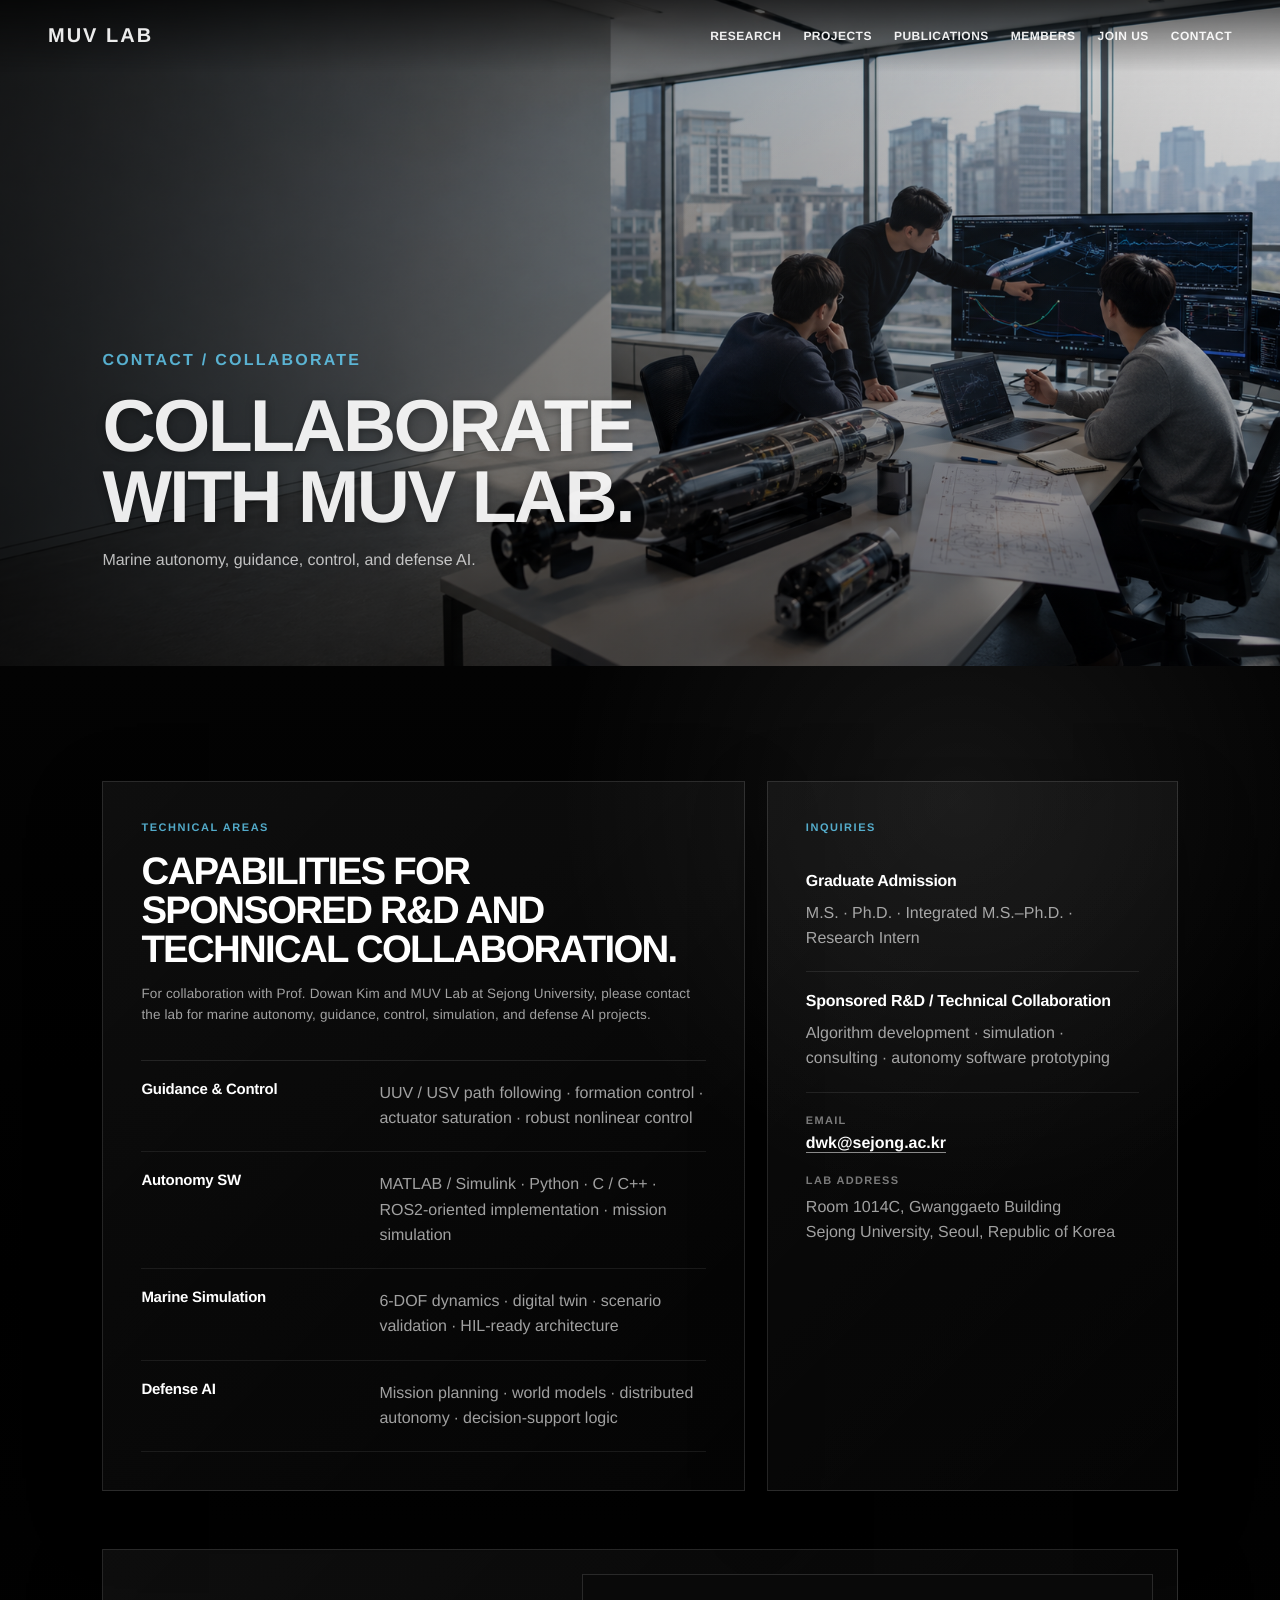
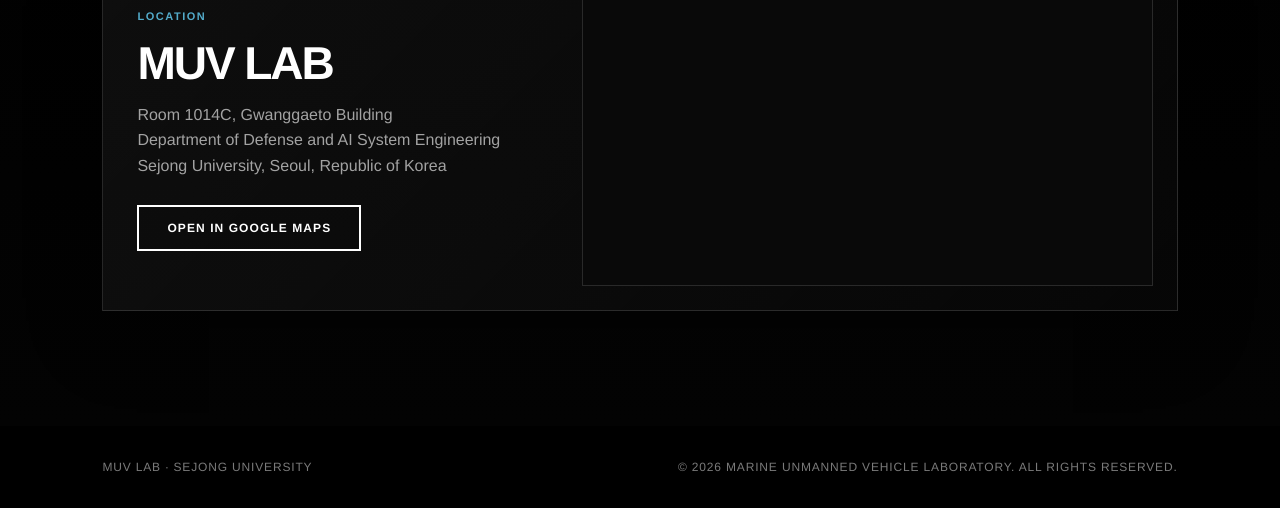
<file: contact.html>
<!DOCTYPE html>
<html lang="en">
<head>
  <meta charset="UTF-8" />
  <meta name="viewport" content="width=device-width, initial-scale=1.0" />
  <title>Contact Prof. Dowan Kim | MUV Lab | Sejong University</title>
  <meta name="description" content="Contact MUV Lab led by Prof. Dowan Kim at Sejong University for sponsored R&amp;D, technical collaboration, marine autonomy, UUV/USV guidance, control, and simulation." />
  <meta name="author" content="Dowan Kim" />
  <meta name="keywords" content="Dowan Kim, Prof. Dowan Kim, Do Wan Kim, D. W. Kim, 김도완, MUV Lab, Marine Unmanned Vehicle Laboratory, Sejong University, marine unmanned vehicles, UUV, USV, AUV, guidance, control, marine autonomy, defense AI, nonlinear control" />
  <link rel="canonical" href="https://muv-sejong.github.io/contact.html" />
  <meta property="og:type" content="website" />
  <meta property="og:site_name" content="MUV Lab" />
  <meta property="og:title" content="Contact Prof. Dowan Kim | MUV Lab | Sejong University" />
  <meta property="og:description" content="Contact MUV Lab led by Prof. Dowan Kim at Sejong University for sponsored R&amp;D, technical collaboration, marine autonomy, UUV/USV guidance, control, and simulation." />
  <meta property="og:url" content="https://muv-sejong.github.io/contact.html" />
  <meta property="og:image" content="https://muv-sejong.github.io/assets/poster.jpg" />
  <meta name="twitter:card" content="summary_large_image" />
  <meta name="twitter:title" content="Contact Prof. Dowan Kim | MUV Lab | Sejong University" />
  <meta name="twitter:description" content="Contact MUV Lab led by Prof. Dowan Kim at Sejong University for sponsored R&amp;D, technical collaboration, marine autonomy, UUV/USV guidance, control, and simulation." />
  <link rel="stylesheet" href="style.css?v=94" />
</head>
<body>

<header class="site-header">
  <a class="brand" href="index.html">MUV LAB</a>
  <button class="nav-toggle" aria-label="Open navigation" aria-expanded="false"><span></span><span></span><span></span></button>
  <nav class="site-nav">
    <a href="research.html">Research</a>
    <a href="projects.html">Projects</a>
    <a href="publications.html">Publications</a>
    <a href="members.html">Members</a>
    <a href="join.html">Join Us</a>
    <a href="contact.html">Contact</a>
  </nav>
</header>


<main>

  <section class="page-hero contact-hero minimal-contact-hero" style="--bg:url('assets/contact.png')">
    <div class="panel-overlay"></div>
    <div class="page-hero-content">
      <p class="eyebrow">Contact / Collaborate</p>
      <h1>COLLABORATE WITH MUV LAB.</h1>
      <p>
        Marine autonomy, guidance, control, and defense AI.
      </p>
    </div>
  </section>

  <section class="content-section contact-content minimal-contact-content">
    <div class="section-inner">

      <section class="contact-core-layout">
        <article class="contact-core-panel technical-panel">
          <p class="eyebrow small">Technical Areas</p>
          <h2>Capabilities for Sponsored R&amp;D and Technical Collaboration.</h2>
          <p class="contact-seo-line">
            For collaboration with Prof. Dowan Kim and MUV Lab at Sejong University, please contact the lab for marine autonomy, guidance, control, simulation, and defense AI projects.
          </p>

          <div class="technical-list">
            <div>
              <h3>Guidance &amp; Control</h3>
              <p>UUV / USV path following · formation control · actuator saturation · robust nonlinear control</p>
            </div>
            <div>
              <h3>Autonomy SW</h3>
              <p>MATLAB / Simulink · Python · C / C++ · ROS2-oriented implementation · mission simulation</p>
            </div>
            <div>
              <h3>Marine Simulation</h3>
              <p>6-DOF dynamics · digital twin · scenario validation · HIL-ready architecture</p>
            </div>
            <div>
              <h3>Defense AI</h3>
              <p>Mission planning · world models · distributed autonomy · decision-support logic</p>
            </div>
          </div>
        </article>

        <aside class="contact-core-panel inquiry-panel">
          <p class="eyebrow small">Inquiries</p>

          <div class="inquiry-block">
            <h3>Graduate Admission</h3>
            <p>M.S. · Ph.D. · Integrated M.S.–Ph.D. · Research Intern</p>
          </div>

          <div class="inquiry-block">
            <h3>Sponsored R&amp;D / Technical Collaboration</h3>
            <p>Algorithm development · simulation · consulting · autonomy software prototyping</p>
          </div>

          <div class="inquiry-email">
            <span>Email</span>
            <a href="mailto:dwk@sejong.ac.kr">dwk@sejong.ac.kr</a>
          </div>

          <div class="inquiry-address">
            <span>Lab Address</span>
            <p>
              Room 1014C, Gwanggaeto Building<br />
              Sejong University, Seoul, Republic of Korea
            </p>
          </div>
        </aside>
      </section>
      <section id="location" class="minimal-location-section">
        <div class="location-summary">
          <p class="eyebrow small">Location</p>
          <h2>MUV Lab</h2>
          <p>
            Room 1014C, Gwanggaeto Building<br />
            Department of Defense and AI System Engineering<br />
            Sejong University, Seoul, Republic of Korea
          </p>
          <a class="button" href="https://www.google.com/maps/search/?api=1&query=Sejong%20University%20Gwanggaeto%20Building%201014C" target="_blank" rel="noopener">Open in Google Maps</a>
        </div>

        <div class="minimal-map-panel">
          <iframe
            title="MUV Lab location map"
            loading="lazy"
            referrerpolicy="no-referrer-when-downgrade"
            src="https://www.google.com/maps?q=Sejong%20University%20Gwanggaeto%20Building%201014C%20Seoul%20Republic%20of%20Korea&output=embed">
          </iframe>
        </div>
      </section>

    </div>
  </section>
</main>


<footer class="site-footer">
  <span>MUV LAB · SEJONG UNIVERSITY</span>
  <span>© 2026 MARINE UNMANNED VEHICLE LABORATORY. All rights reserved.</span>
</footer>
<script src="script.js"></script>

</body>
</html>
</file>
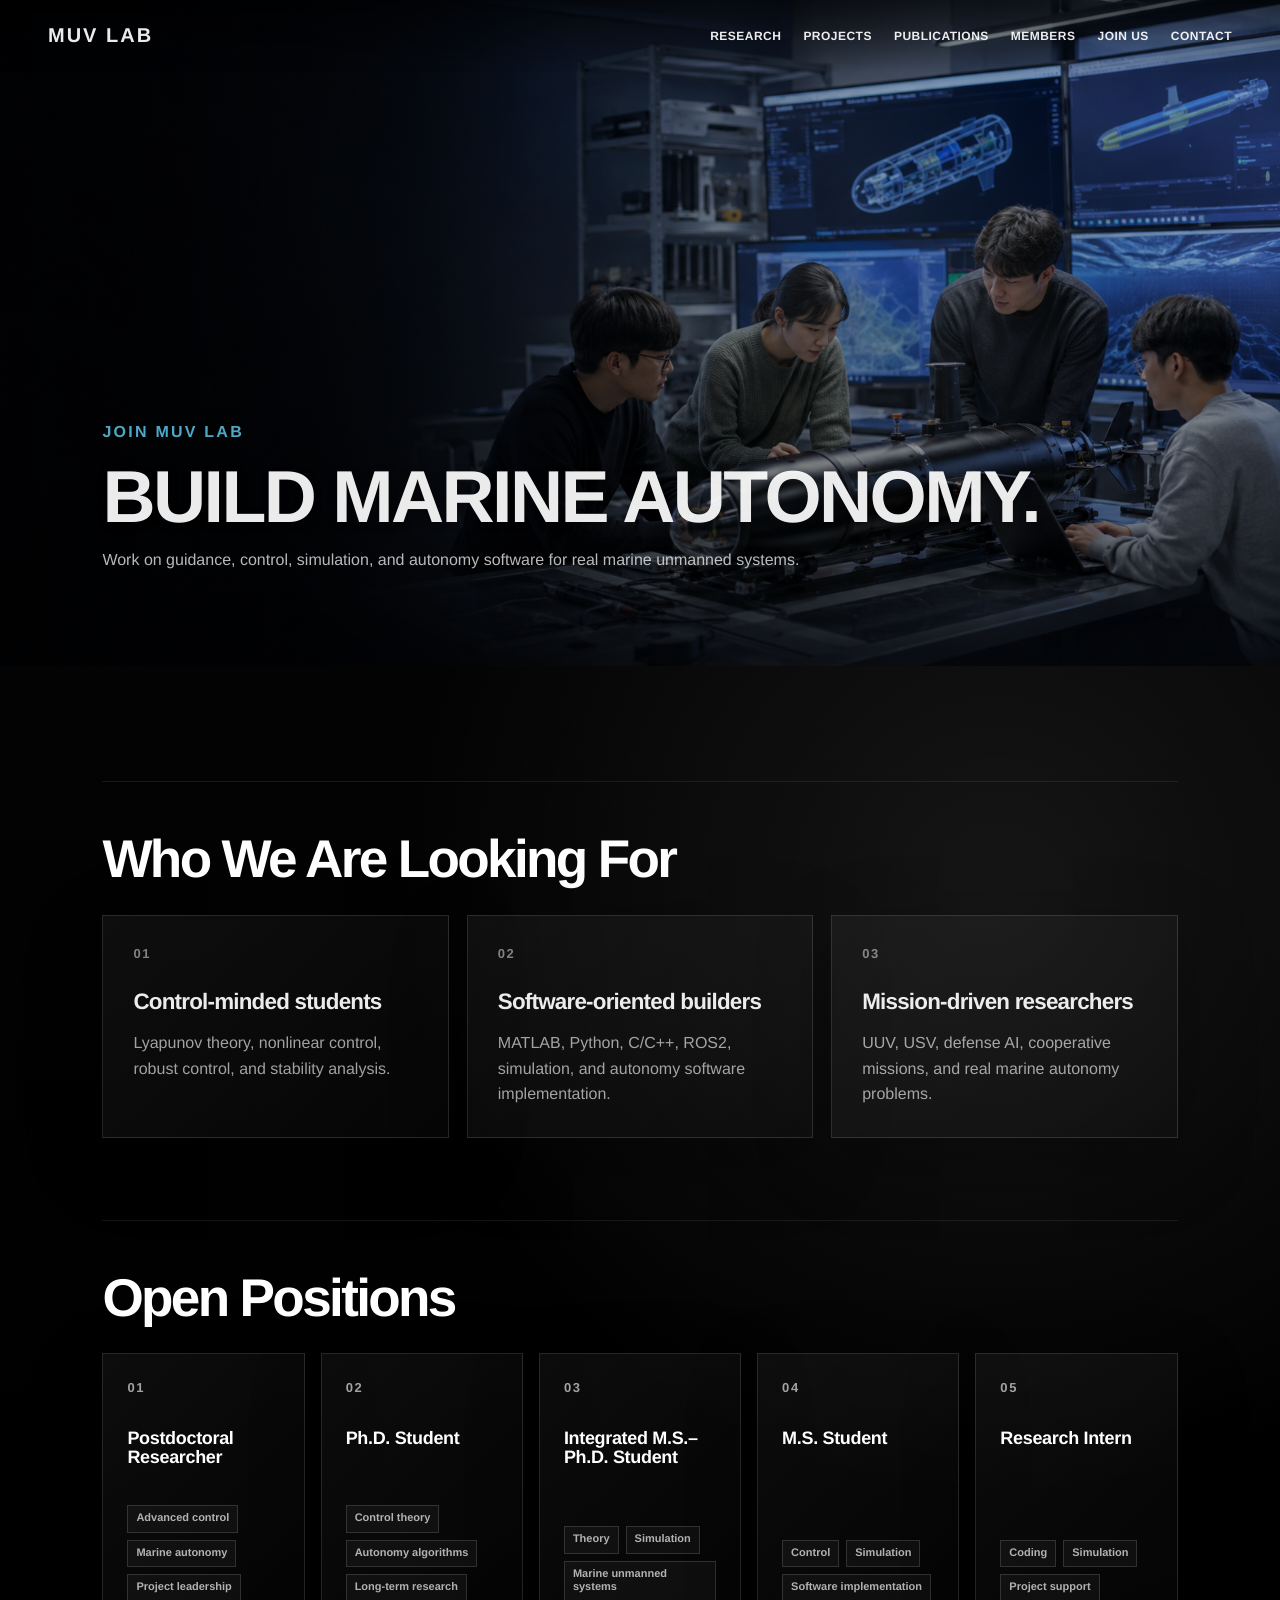
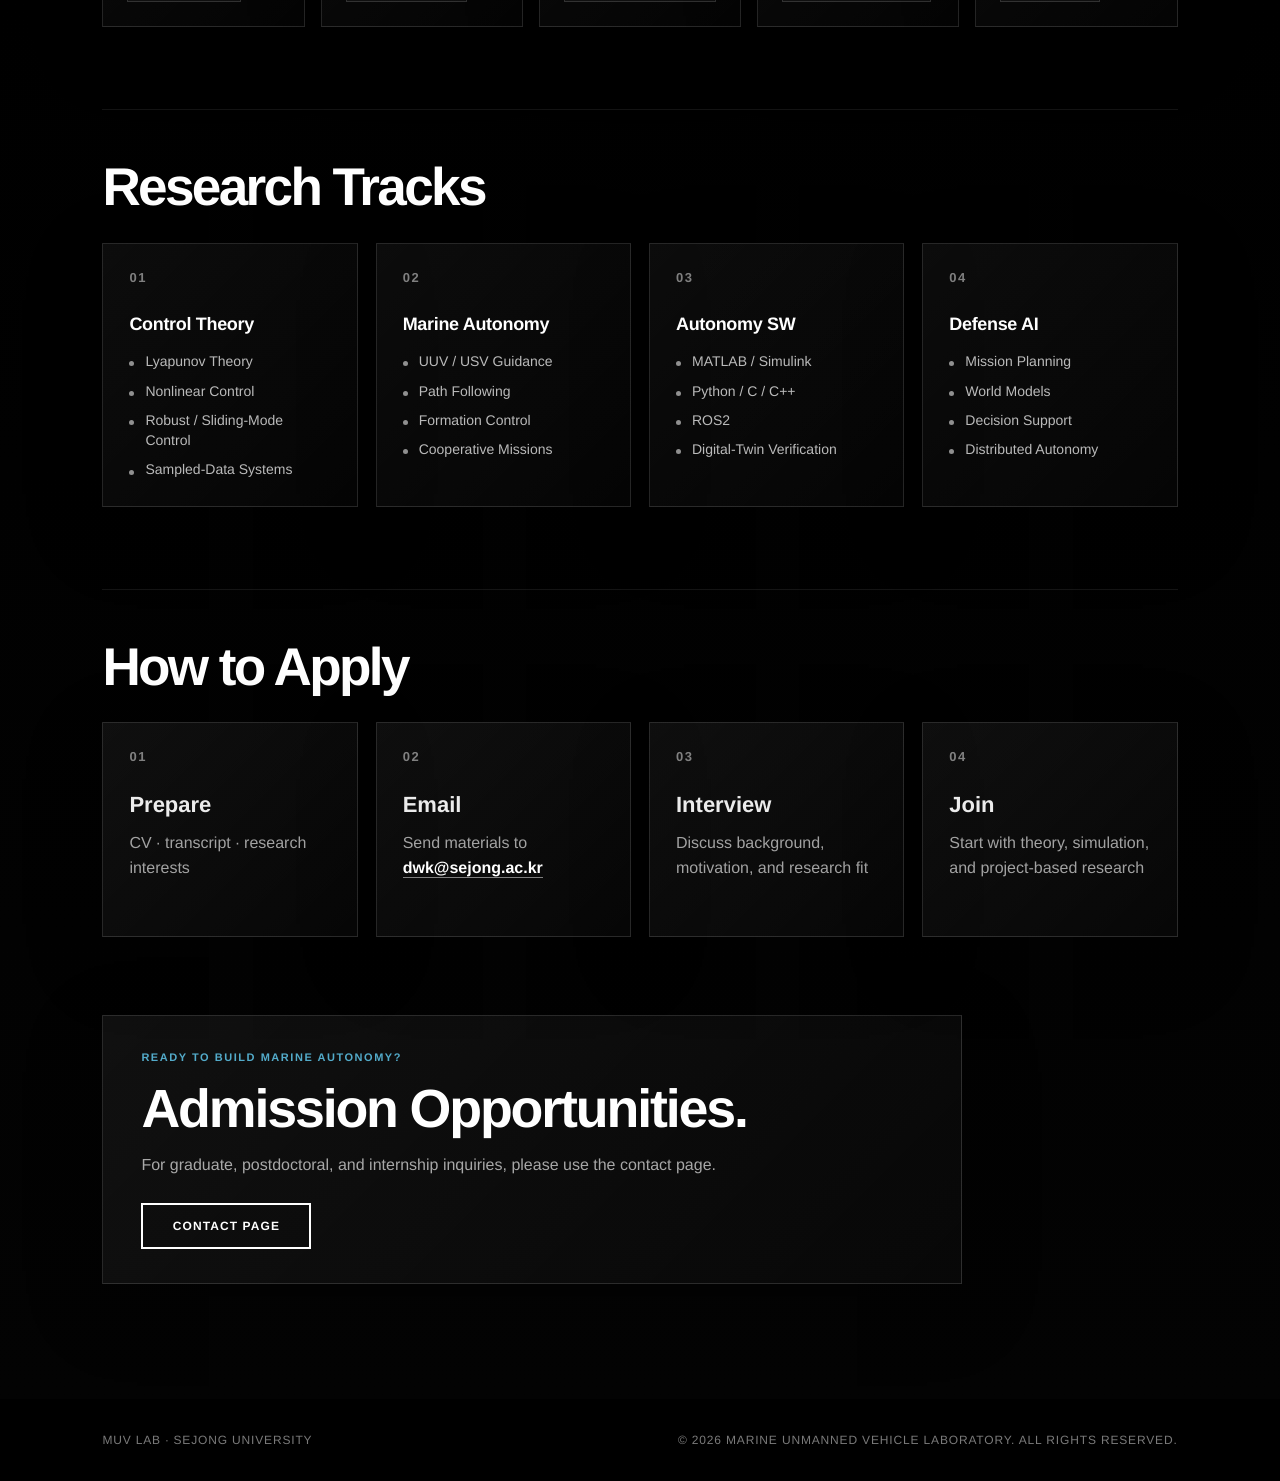
<file: join.html>
<!DOCTYPE html>
<html lang="en">
<head>
  <meta charset="UTF-8" />
  <meta name="viewport" content="width=device-width, initial-scale=1.0" />
  <title>Join MUV Lab | Prof. Dowan Kim | Sejong University</title>
  <meta name="description" content="Graduate, postdoctoral, and internship opportunities at MUV Lab led by Prof. Dowan Kim at Sejong University for guidance, control, simulation, and marine autonomy research." />
  <meta name="author" content="Dowan Kim" />
  <meta name="keywords" content="Dowan Kim, Prof. Dowan Kim, Do Wan Kim, D. W. Kim, 김도완, MUV Lab, Marine Unmanned Vehicle Laboratory, Sejong University, marine unmanned vehicles, UUV, USV, AUV, guidance, control, marine autonomy, defense AI, nonlinear control" />
  <link rel="canonical" href="https://muv-sejong.github.io/join.html" />
  <meta property="og:type" content="website" />
  <meta property="og:site_name" content="MUV Lab" />
  <meta property="og:title" content="Join MUV Lab | Prof. Dowan Kim | Sejong University" />
  <meta property="og:description" content="Graduate, postdoctoral, and internship opportunities at MUV Lab led by Prof. Dowan Kim at Sejong University for guidance, control, simulation, and marine autonomy research." />
  <meta property="og:url" content="https://muv-sejong.github.io/join.html" />
  <meta property="og:image" content="https://muv-sejong.github.io/assets/poster.jpg" />
  <meta name="twitter:card" content="summary_large_image" />
  <meta name="twitter:title" content="Join MUV Lab | Prof. Dowan Kim | Sejong University" />
  <meta name="twitter:description" content="Graduate, postdoctoral, and internship opportunities at MUV Lab led by Prof. Dowan Kim at Sejong University for guidance, control, simulation, and marine autonomy research." />
  <link rel="stylesheet" href="style.css?v=94" />
</head>
<body>

<header class="site-header">
  <a class="brand" href="index.html">MUV LAB</a>
  <button class="nav-toggle" aria-label="Open navigation" aria-expanded="false"><span></span><span></span><span></span></button>
  <nav class="site-nav">
    <a href="research.html">Research</a>
    <a href="projects.html">Projects</a>
    <a href="publications.html">Publications</a>
    <a href="members.html">Members</a>
    <a href="join.html">Join Us</a>
    <a href="contact.html">Contact</a>
  </nav>
</header>


<main>

  <section class="page-hero join-hero" style="--bg:url('assets/joinus.png')">
    <div class="panel-overlay"></div>
    <div class="page-hero-content">
      <p class="eyebrow">Join MUV Lab</p>
      <h1>BUILD MARINE AUTONOMY.</h1>
      <p>
        Work on guidance, control, simulation, and autonomy software for real marine unmanned systems.
      </p>
    </div>
  </section>

  <section class="content-section join-content">
    <div class="section-inner">

      <section class="join-section join-intro-section">
        <div class="section-heading-row simple-heading">
          <h2 class="block-title">Who We Are Looking For</h2>
        </div>

        <div class="join-intro-grid">
        <article>
          <span>01</span>
          <h2>Control-minded students</h2>
          <p>Lyapunov theory, nonlinear control, robust control, and stability analysis.</p>
        </article>
        <article>
          <span>02</span>
          <h2>Software-oriented builders</h2>
          <p>MATLAB, Python, C/C++, ROS2, simulation, and autonomy software implementation.</p>
        </article>
        <article>
          <span>03</span>
          <h2>Mission-driven researchers</h2>
          <p>UUV, USV, defense AI, cooperative missions, and real marine autonomy problems.</p>
        </article>
        </div>
      </section>

      <section class="join-section">
        <div class="section-heading-row simple-heading">
          <h2 class="block-title">Open Positions</h2>
        </div>

        <div class="position-grid">
          <article>
            <p class="position-index">01</p>
            <h3>Postdoctoral Researcher</h3>
            <div class="position-tags">
              <span>Advanced control</span>
              <span>Marine autonomy</span>
              <span>Project leadership</span>
            </div>
          </article>

          <article>
            <p class="position-index">02</p>
            <h3>Ph.D. Student</h3>
            <div class="position-tags">
              <span>Control theory</span>
              <span>Autonomy algorithms</span>
              <span>Long-term research</span>
            </div>
          </article>

          <article>
            <p class="position-index">03</p>
            <h3>Integrated M.S.–Ph.D. Student</h3>
            <div class="position-tags">
              <span>Theory</span>
              <span>Simulation</span>
              <span>Marine unmanned systems</span>
            </div>
          </article>

          <article>
            <p class="position-index">04</p>
            <h3>M.S. Student</h3>
            <div class="position-tags">
              <span>Control</span>
              <span>Simulation</span>
              <span>Software implementation</span>
            </div>
          </article>

          <article>
            <p class="position-index">05</p>
            <h3>Research Intern</h3>
            <div class="position-tags">
              <span>Coding</span>
              <span>Simulation</span>
              <span>Project support</span>
            </div>
          </article>
        </div>
      </section>

      <section class="join-section">
        <div class="section-heading-row simple-heading">
          <h2 class="block-title">Research Tracks</h2>
        </div>

        <div class="join-track-grid">
          <article>
            <span>01</span>
            <h3>Control Theory</h3>
            <ul>
              <li>Lyapunov Theory</li>
              <li>Nonlinear Control</li>
              <li>Robust / Sliding-Mode Control</li>
              <li>Sampled-Data Systems</li>
            </ul>
          </article>

          <article>
            <span>02</span>
            <h3>Marine Autonomy</h3>
            <ul>
              <li>UUV / USV Guidance</li>
              <li>Path Following</li>
              <li>Formation Control</li>
              <li>Cooperative Missions</li>
            </ul>
          </article>

          <article>
            <span>03</span>
            <h3>Autonomy SW</h3>
            <ul>
              <li>MATLAB / Simulink</li>
              <li>Python / C / C++</li>
              <li>ROS2</li>
              <li>Digital-Twin Verification</li>
            </ul>
          </article>

          <article>
            <span>04</span>
            <h3>Defense AI</h3>
            <ul>
              <li>Mission Planning</li>
              <li>World Models</li>
              <li>Decision Support</li>
              <li>Distributed Autonomy</li>
            </ul>
          </article>
        </div>
      </section>

      <section class="join-section apply-section">
        <div class="section-heading-row simple-heading">
          <h2 class="block-title">How to Apply</h2>
        </div>

        <div class="apply-timeline">
          <article>
            <span>01</span>
            <h3>Prepare</h3>
            <p>CV · transcript · research interests</p>
          </article>

          <article>
            <span>02</span>
            <h3>Email</h3>
            <p>Send materials to <a href="mailto:dwk@sejong.ac.kr">dwk@sejong.ac.kr</a></p>
          </article>

          <article>
            <span>03</span>
            <h3>Interview</h3>
            <p>Discuss background, motivation, and research fit</p>
          </article>

          <article>
            <span>04</span>
            <h3>Join</h3>
            <p>Start with theory, simulation, and project-based research</p>
          </article>
        </div>
      </section>

      <section class="join-final-cta refined-join-cta compact-join-cta">
        <p class="eyebrow small">Ready to build marine autonomy?</p>
        <h2>Admission Opportunities.</h2>
        <p>For graduate, postdoctoral, and internship inquiries, please use the contact page.</p>
        <div class="hero-actions">
          <a href="contact.html" class="button">Contact Page</a>
        </div>
      </section>

    </div>
  </section>
</main>


<footer class="site-footer">
  <span>MUV LAB · SEJONG UNIVERSITY</span>
  <span>© 2026 MARINE UNMANNED VEHICLE LABORATORY. All rights reserved.</span>
</footer>
<script src="script.js"></script>

</body>
</html>
</file>
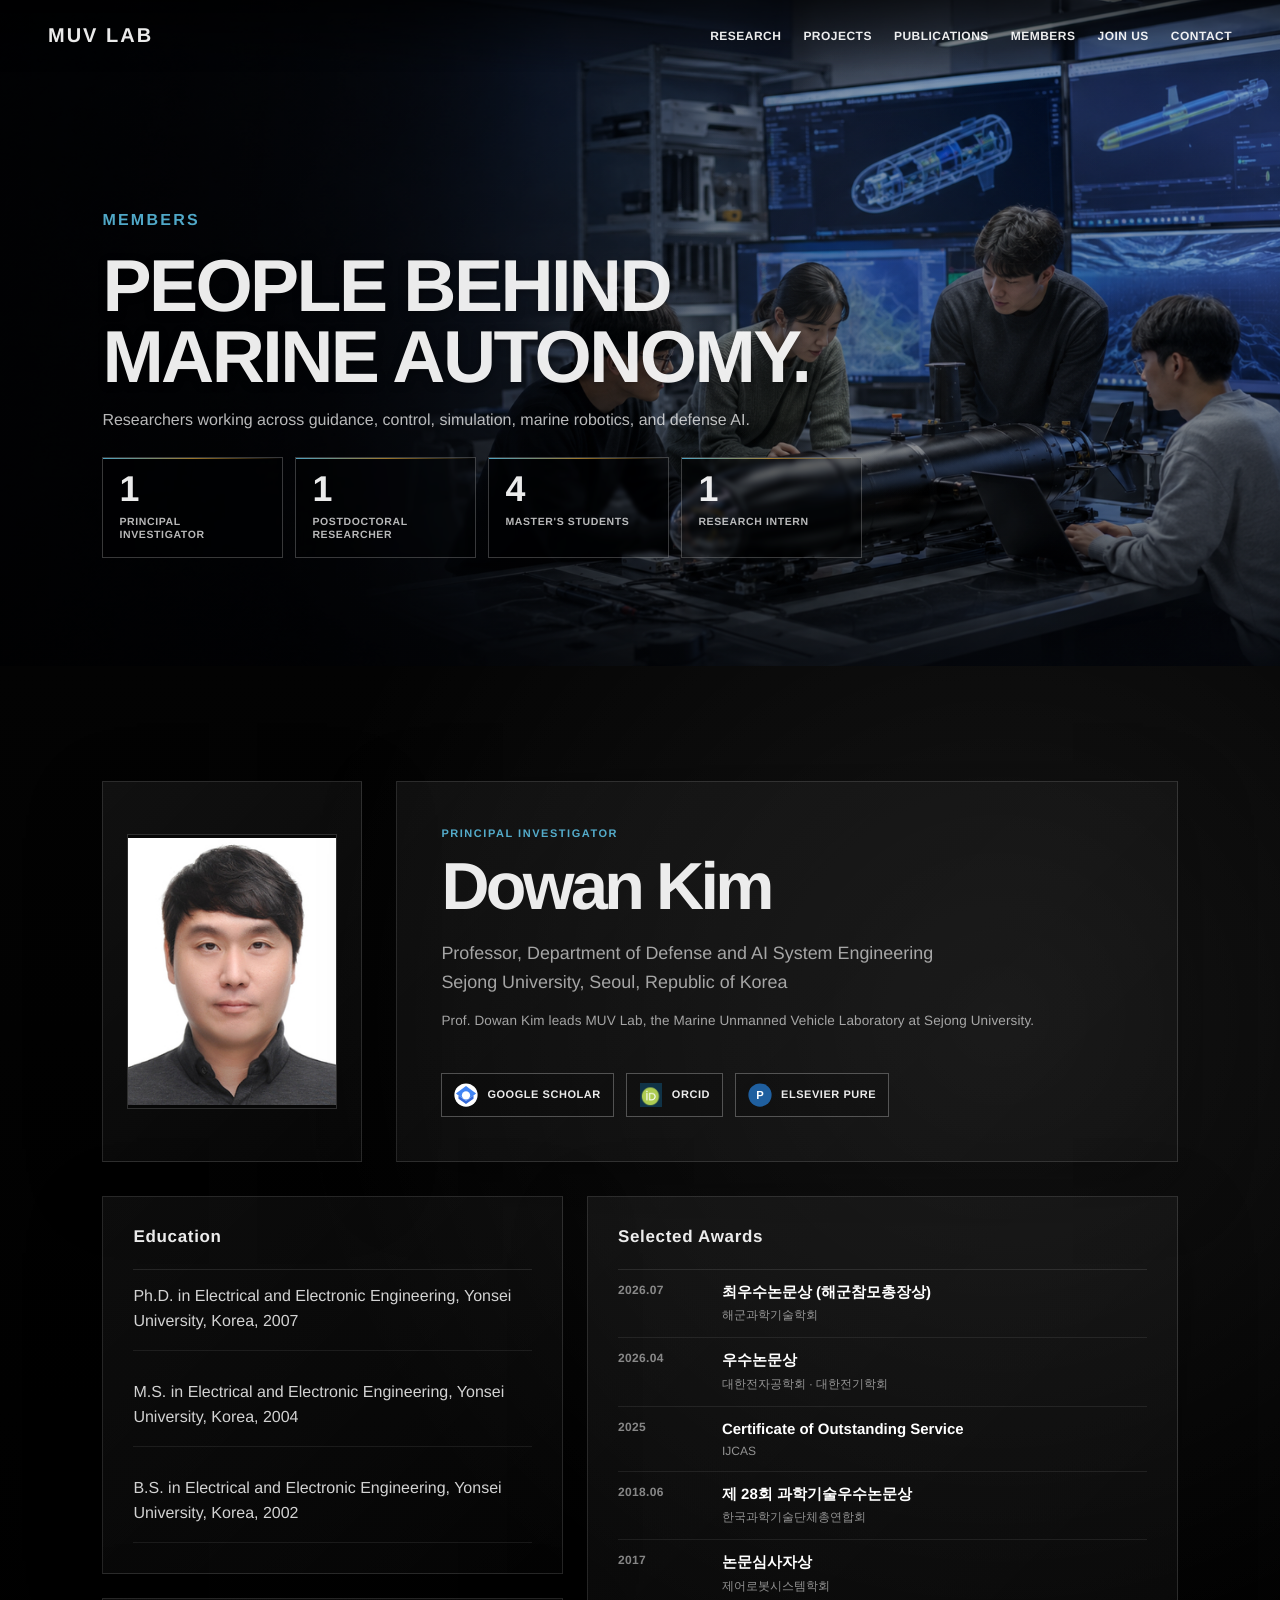
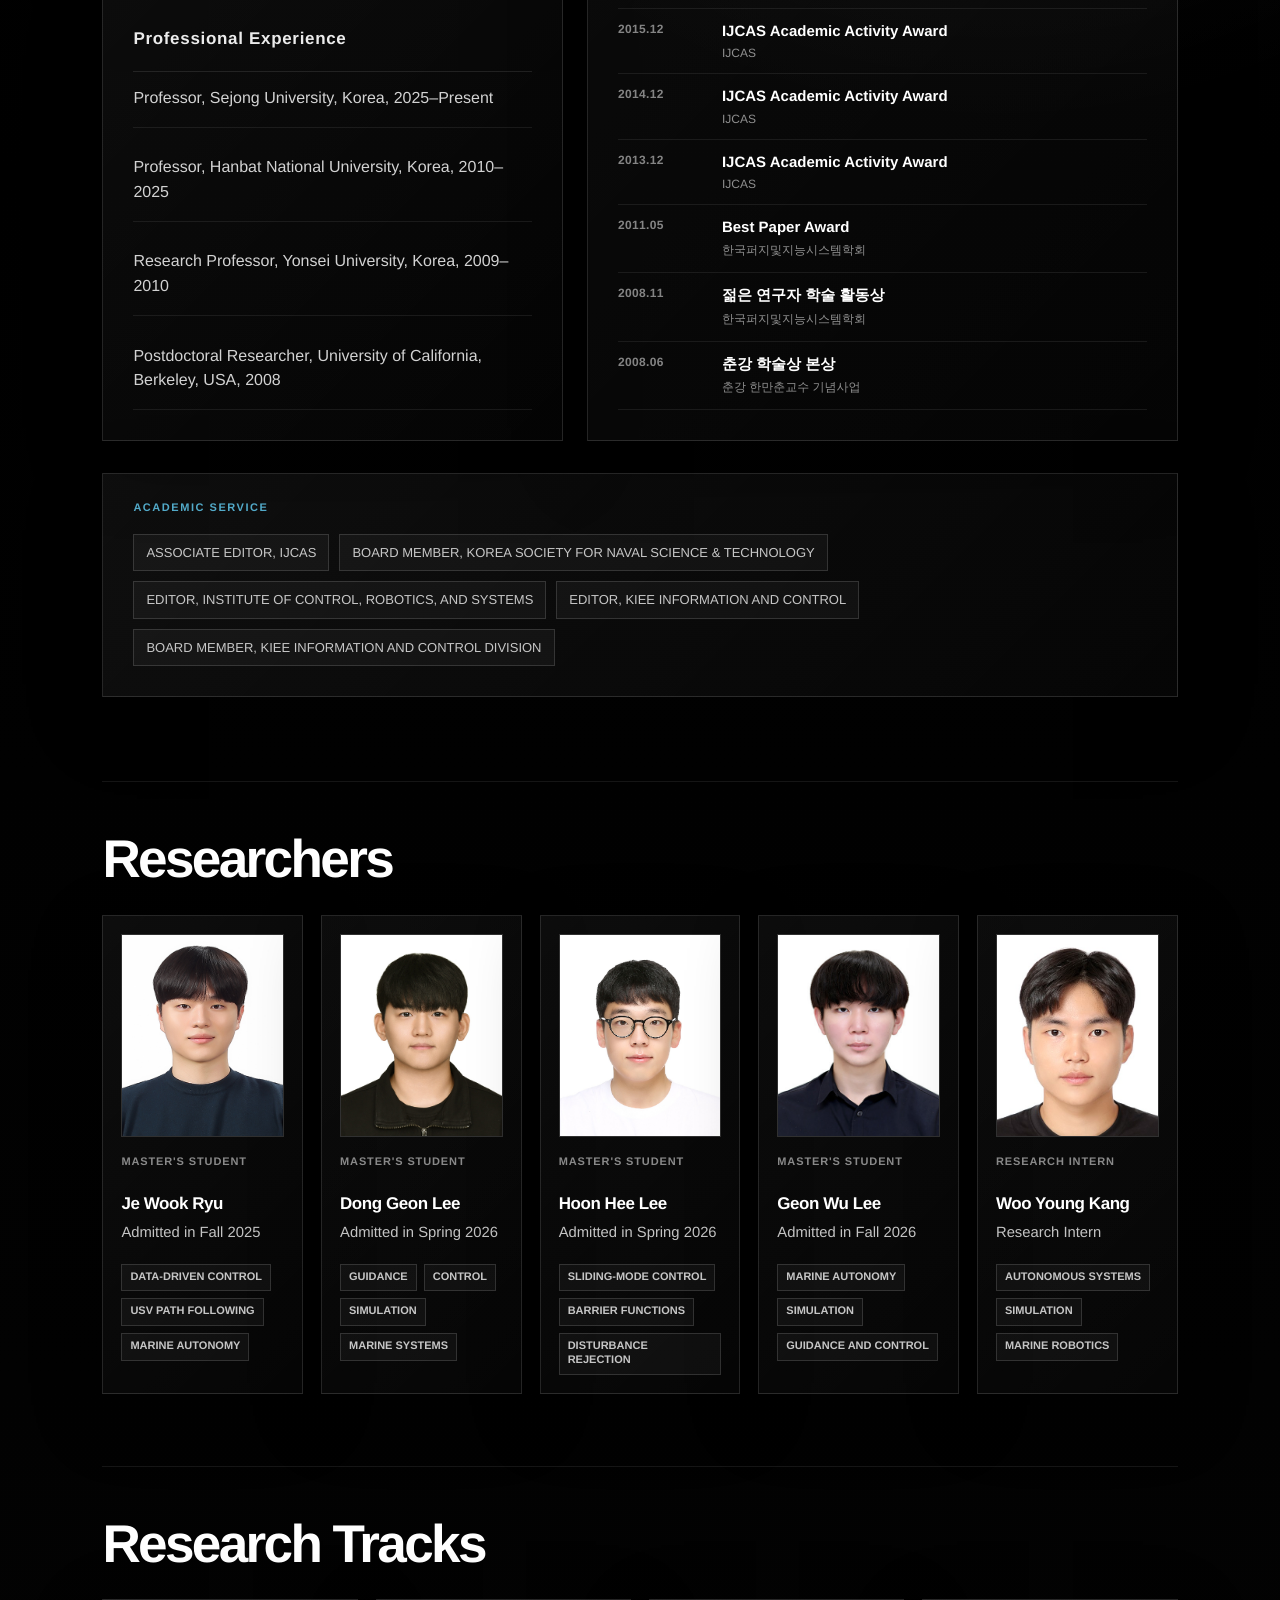
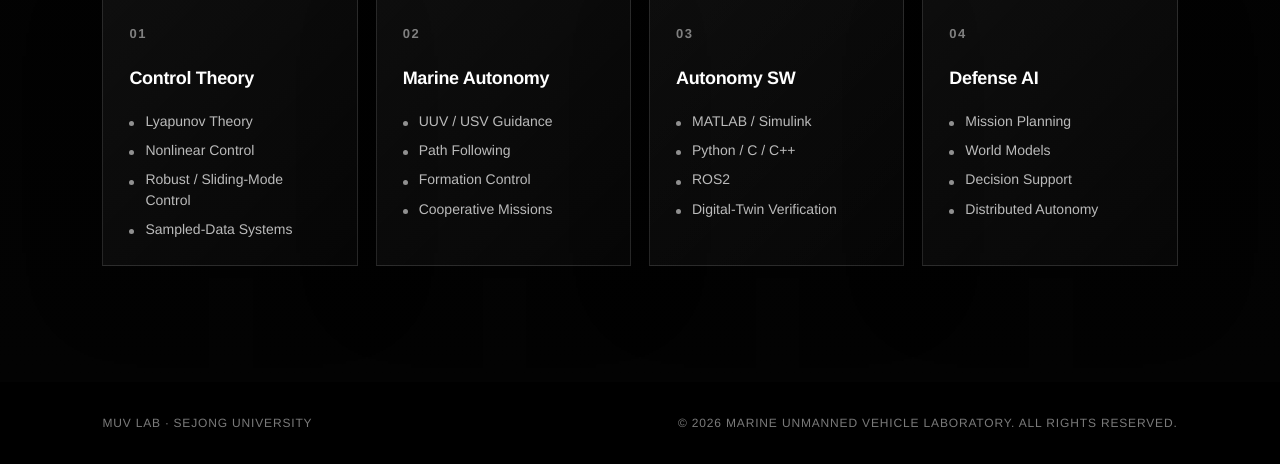
<file: members.html>
<!DOCTYPE html>
<html lang="en">
<head>
  <meta charset="UTF-8" />
  <meta name="viewport" content="width=device-width, initial-scale=1.0" />
  <title>Prof. Dowan Kim | MUV Lab Members | Sejong University</title>
  <meta name="description" content="MUV Lab members led by Prof. Dowan Kim at Sejong University. The lab works on marine unmanned vehicles, guidance, control, autonomy software, and defense AI." />
  <meta name="author" content="Dowan Kim" />
  <meta name="keywords" content="Dowan Kim, Prof. Dowan Kim, Do Wan Kim, D. W. Kim, 김도완, MUV Lab, Marine Unmanned Vehicle Laboratory, Sejong University, marine unmanned vehicles, UUV, USV, AUV, guidance, control, marine autonomy, defense AI, nonlinear control" />
  <link rel="canonical" href="https://muv-sejong.github.io/members.html" />
  <meta property="og:type" content="website" />
  <meta property="og:site_name" content="MUV Lab" />
  <meta property="og:title" content="Prof. Dowan Kim | MUV Lab Members | Sejong University" />
  <meta property="og:description" content="MUV Lab members led by Prof. Dowan Kim at Sejong University. The lab works on marine unmanned vehicles, guidance, control, autonomy software, and defense AI." />
  <meta property="og:url" content="https://muv-sejong.github.io/members.html" />
  <meta property="og:image" content="https://muv-sejong.github.io/assets/poster.jpg" />
  <meta name="twitter:card" content="summary_large_image" />
  <meta name="twitter:title" content="Prof. Dowan Kim | MUV Lab Members | Sejong University" />
  <meta name="twitter:description" content="MUV Lab members led by Prof. Dowan Kim at Sejong University. The lab works on marine unmanned vehicles, guidance, control, autonomy software, and defense AI." />
  <script type="application/ld+json">
{
  "@context": "https://schema.org",
  "@type": "Person",
  "name": "Dowan Kim",
  "alternateName": [
    "Prof. Dowan Kim",
    "Do Wan Kim",
    "D. W. Kim",
    "김도완"
  ],
  "jobTitle": "Professor",
  "affiliation": {
    "@type": "CollegeOrUniversity",
    "name": "Sejong University"
  },
  "worksFor": {
    "@type": "ResearchOrganization",
    "name": "MUV Lab",
    "url": "https://muv-sejong.github.io/"
  },
  "url": "https://muv-sejong.github.io/members.html",
  "sameAs": [
    "https://scholar.google.com/citations?user=nd1Wk9EAAAAJ&hl=en",
    "https://orcid.org/0000-0002-4176-2082",
    "https://sejong.elsevierpure.com/en/persons/dowan-kim/"
  ]
}
  </script>
  <link rel="stylesheet" href="style.css?v=95" />
</head>
<body>

<header class="site-header">
  <a class="brand" href="index.html">MUV LAB</a>
  <button class="nav-toggle" aria-label="Open navigation" aria-expanded="false"><span></span><span></span><span></span></button>
  <nav class="site-nav">
    <a href="research.html">Research</a>
    <a href="projects.html">Projects</a>
    <a href="publications.html">Publications</a>
    <a href="members.html">Members</a>
    <a href="join.html">Join Us</a>
    <a href="contact.html">Contact</a>
  </nav>
</header>


<main>

  <section class="page-hero members-hero" style="--bg:url('assets/joinus.png')">
    <div class="panel-overlay"></div>
    <div class="page-hero-content">
      <p class="eyebrow">Members</p>
      <h1>PEOPLE BEHIND MARINE AUTONOMY.</h1>
      <p>
        Researchers working across guidance, control, simulation, marine robotics,
        and defense AI.
      </p>
      <div class="metric-grid compact four-metrics page-metrics">
        <div><strong class="count" data-target="1">0</strong><span>Principal Investigator</span></div>
        <div><strong class="count" data-target="1">0</strong><span>Postdoctoral Researcher</span></div>
        <div><strong class="count" data-target="4">0</strong><span>Master's Students</span></div>
        <div><strong class="count" data-target="1">0</strong><span>Research Intern</span></div>
      </div>
    </div>
  </section>

  <section class="content-section members-content">
    <div class="section-inner">

      <section class="pi-feature-block">
        <div class="pi-portrait-panel">
          <div class="pi-portrait-frame">
            <img src="assets/prof-dowan-kim.png" alt="Dowan Kim" />
          </div>
        </div>

        <div class="pi-main-panel">
          <p class="eyebrow small">Principal Investigator</p>
          <h2>Dowan Kim</h2>
          <p class="pi-title">
            Professor, Department of Defense and AI System Engineering<br />
            Sejong University, Seoul, Republic of Korea
          </p>
          <p class="pi-seo-line">
            Prof. Dowan Kim leads MUV Lab, the Marine Unmanned Vehicle Laboratory at Sejong University.
          </p>

          <div class="profile-link-row real-icon-links">
            <a href="https://scholar.google.com/citations?user=nd1Wk9EAAAAJ&hl=en" target="_blank" rel="noopener" aria-label="Google Scholar profile">
              <img src="assets/google-scholar-icon.svg" alt="" />
              <span>Google Scholar</span>
            </a>
            <a href="https://orcid.org/0000-0002-4176-2082" target="_blank" rel="noopener" aria-label="ORCID profile">
              <img src="assets/orcid-icon.png" alt="" />
              <span>ORCID</span>
            </a>
            <a href="https://sejong.elsevierpure.com/en/persons/dowan-kim/" target="_blank" rel="noopener" aria-label="Elsevier Pure profile">
              <img src="assets/elsevier-pure-icon.svg" alt="" />
              <span>Elsevier Pure</span>
            </a>
          </div>
        </div>
      </section>

      <section class="pi-info-layout">
        <div class="pi-info-left">
          <article class="info-panel refined-panel">
            <h3>Education</h3>
            <ul class="clean-list">
              <li>Ph.D. in Electrical and Electronic Engineering, Yonsei University, Korea, 2007</li>
              <li>M.S. in Electrical and Electronic Engineering, Yonsei University, Korea, 2004</li>
              <li>B.S. in Electrical and Electronic Engineering, Yonsei University, Korea, 2002</li>
            </ul>
          </article>

          <article class="info-panel refined-panel">
            <h3>Professional Experience</h3>
            <ul class="clean-list">
              <li>Professor, Sejong University, Korea, 2025–Present</li>
              <li>Professor, Hanbat National University, Korea, 2010–2025</li>
              <li>Research Professor, Yonsei University, Korea, 2009–2010</li>
              <li>Postdoctoral Researcher, University of California, Berkeley, USA, 2008</li>
            </ul>
          </article>
        </div>

        <article class="info-panel refined-panel awards-panel">
          <h3>Selected Awards</h3>
          <ul class="award-timeline refined-awards">
                        <li><time>2026.07</time><div><strong>최우수논문상 (해군참모총장상)</strong><span>해군과학기술학회</span></div></li>
            <li><time>2026.04</time><div><strong>우수논문상</strong><span>대한전자공학회 · 대한전기학회</span></div></li>
<li><time>2025</time><div><strong>Certificate of Outstanding Service</strong><span>IJCAS</span></div></li>
            <li><time>2018.06</time><div><strong>제 28회 과학기술우수논문상</strong><span>한국과학기술단체총연합회</span></div></li>
            <li><time>2017</time><div><strong>논문심사자상</strong><span>제어로봇시스템학회</span></div></li>
            <li><time>2015.12</time><div><strong>IJCAS Academic Activity Award</strong><span>IJCAS</span></div></li>
            <li><time>2014.12</time><div><strong>IJCAS Academic Activity Award</strong><span>IJCAS</span></div></li>
            <li><time>2013.12</time><div><strong>IJCAS Academic Activity Award</strong><span>IJCAS</span></div></li>
            <li><time>2011.05</time><div><strong>Best Paper Award</strong><span>한국퍼지및지능시스템학회</span></div></li>
            <li><time>2008.11</time><div><strong>젊은 연구자 학술 활동상</strong><span>한국퍼지및지능시스템학회</span></div></li>
            <li><time>2008.06</time><div><strong>춘강 학술상 본상</strong><span>춘강 한만춘교수 기념사업</span></div></li>
          </ul>
        </article>
      </section>

      <section class="service-strip">
        <p class="eyebrow small">Academic Service</p>
        <div class="service-tags">
          <span>Associate Editor, IJCAS</span>
          <span>Board Member, Korea Society for Naval Science &amp; Technology</span>
          <span>Editor, Institute of Control, Robotics, and Systems</span>
          <span>Editor, KIEE Information and Control</span>
          <span>Board Member, KIEE Information and Control Division</span>
        </div>
      </section>

      <section class="members-section">
        <div class="section-heading-row simple-heading">
          <h2 class="block-title">Researchers</h2>
        </div>

        <div class="researcher-grid refined-researchers">
          <article class="researcher-card">
            <img src="assets/je-wook-ryu.jpg" alt="Je Wook Ryu" />
            <div>
              <span class="member-role">Master's Student</span>
              <h3>Je Wook Ryu</h3>
              <p>Admitted in Fall 2025</p>
              <div class="member-keywords">
                <span>Data-driven control</span>
                <span>USV path following</span>
                <span>Marine autonomy</span>
              </div>
            </div>
          </article>

          <article class="researcher-card">
            <img src="assets/dong-geon-lee.jpg" alt="Dong Geon Lee" />
            <div>
              <span class="member-role">Master's Student</span>
              <h3>Dong Geon Lee</h3>
              <p>Admitted in Spring 2026</p>
              <div class="member-keywords">
                <span>Guidance</span>
                <span>Control</span>
                <span>Simulation</span>
                <span>Marine systems</span>
              </div>
            </div>
          </article>

          <article class="researcher-card">
            <img src="assets/hoon-hee-lee.jpg" alt="Hoon Hee Lee" />
            <div>
              <span class="member-role">Master's Student</span>
              <h3>Hoon Hee Lee</h3>
              <p>Admitted in Spring 2026</p>
              <div class="member-keywords">
                <span>Sliding-mode control</span>
                <span>Barrier functions</span>
                <span>Disturbance rejection</span>
              </div>
            </div>
          </article>

          <article class="researcher-card">
            <img src="assets/geon-wu-lee.jpg" alt="Geon Wu Lee" />
            <div>
              <span class="member-role">Master's Student</span>
              <h3>Geon Wu Lee</h3>
              <p>Admitted in Fall 2026</p>
              <div class="member-keywords">
                <span>Marine autonomy</span>
                <span>Simulation</span>
                <span>Guidance and control</span>
              </div>
            </div>
          </article>

          <article class="researcher-card">
            <img src="assets/woo-young-kang.jpg" alt="Woo Young Kang" />
            <div>
              <span class="member-role">Research Intern</span>
              <h3>Woo Young Kang</h3>
              <p>Research Intern</p>
              <div class="member-keywords">
                <span>Autonomous systems</span>
                <span>Simulation</span>
                <span>Marine robotics</span>
              </div>
            </div>
          </article>
        </div>
      </section>

      <section class="track-section">
        <div class="section-heading-row simple-heading">
          <h2 class="block-title">Research Tracks</h2>
        </div>

        <div class="track-grid">
          <article>
            <span>01</span>
            <h3>Control Theory</h3>
            <ul class="track-keywords">
              <li>Lyapunov Theory</li>
              <li>Nonlinear Control</li>
              <li>Robust / Sliding-Mode Control</li>
              <li>Sampled-Data Systems</li>
            </ul>
          </article>
          <article>
            <span>02</span>
            <h3>Marine Autonomy</h3>
            <ul class="track-keywords">
              <li>UUV / USV Guidance</li>
              <li>Path Following</li>
              <li>Formation Control</li>
              <li>Cooperative Missions</li>
            </ul>
          </article>
          <article>
            <span>03</span>
            <h3>Autonomy SW</h3>
            <ul class="track-keywords">
              <li>MATLAB / Simulink</li>
              <li>Python / C / C++</li>
              <li>ROS2</li>
              <li>Digital-Twin Verification</li>
            </ul>
          </article>
          <article>
            <span>04</span>
            <h3>Defense AI</h3>
            <ul class="track-keywords">
              <li>Mission Planning</li>
              <li>World Models</li>
              <li>Decision Support</li>
              <li>Distributed Autonomy</li>
            </ul>
          </article>
        </div>
      </section>

    </div>
  </section>
</main>


<footer class="site-footer">
  <span>MUV LAB · SEJONG UNIVERSITY</span>
  <span>© 2026 MARINE UNMANNED VEHICLE LABORATORY. All rights reserved.</span>
</footer>
<script src="script.js"></script>

</body>
</html>
</file>
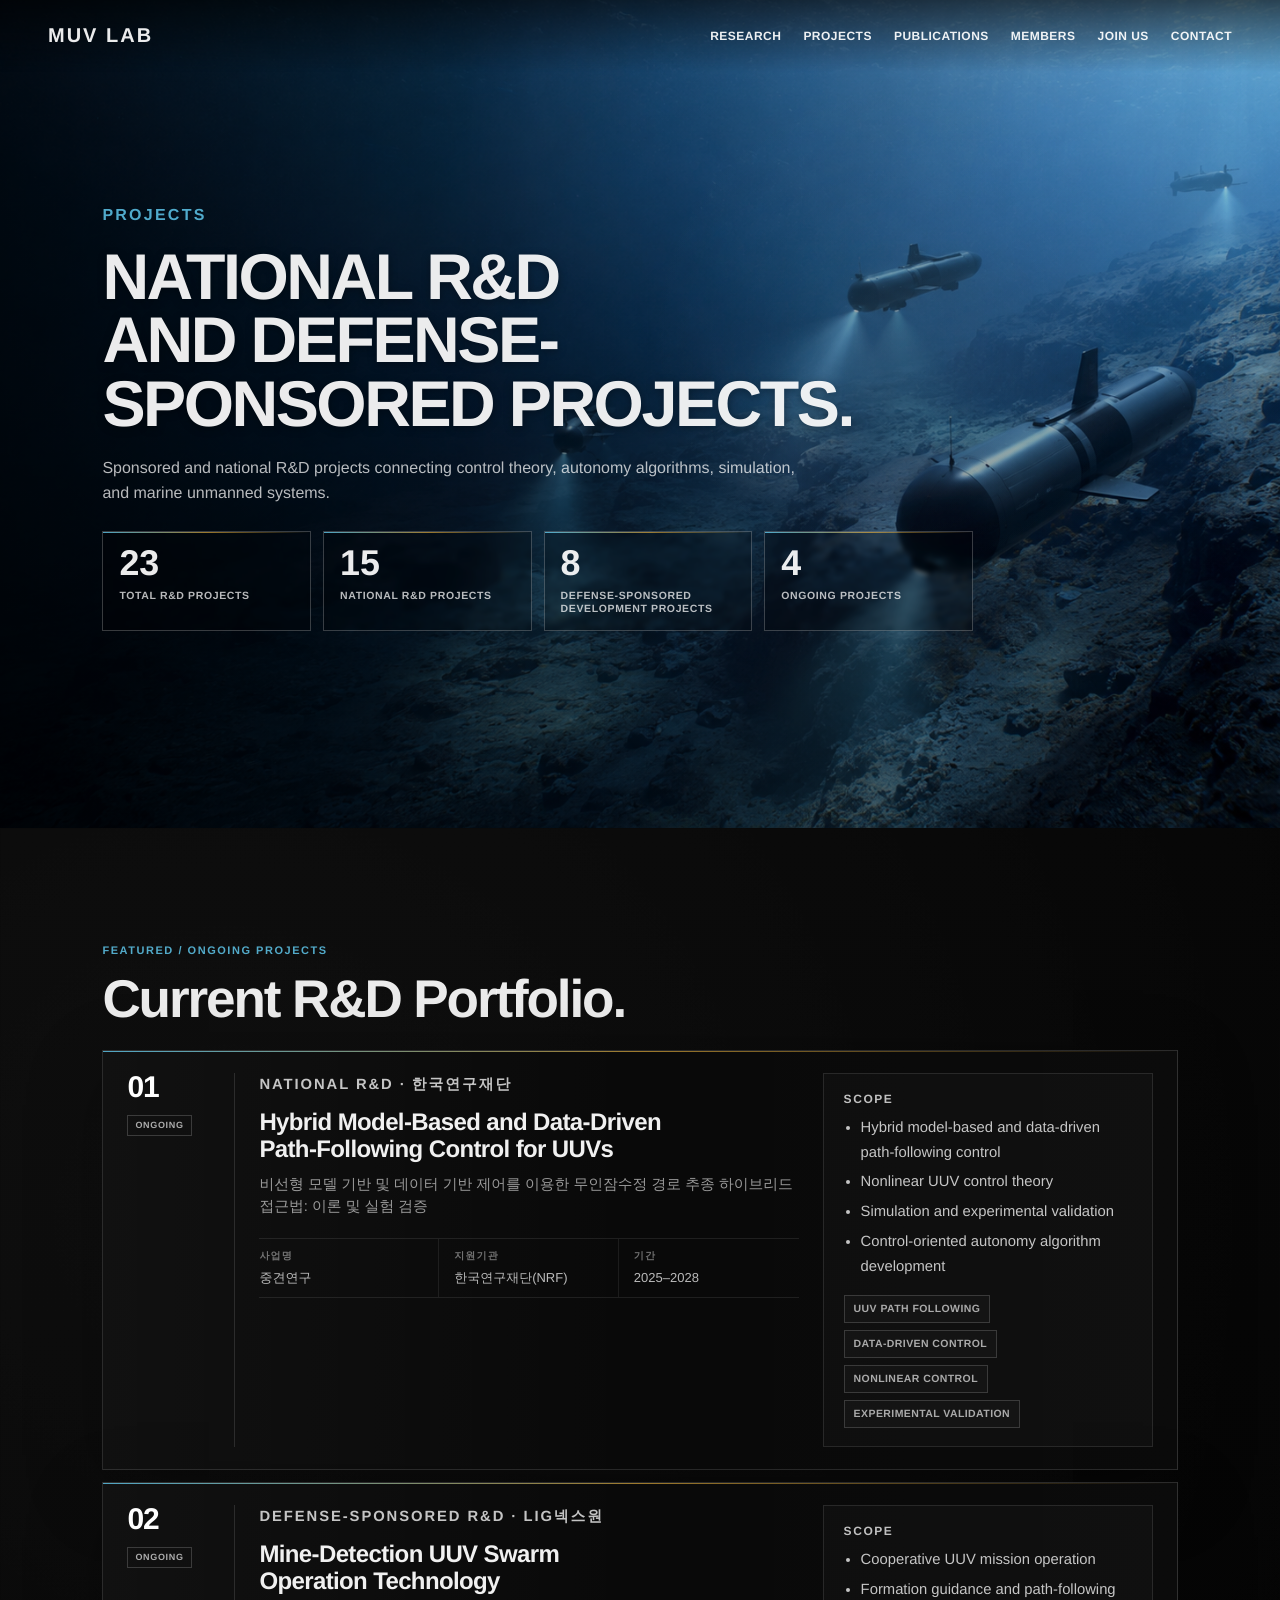
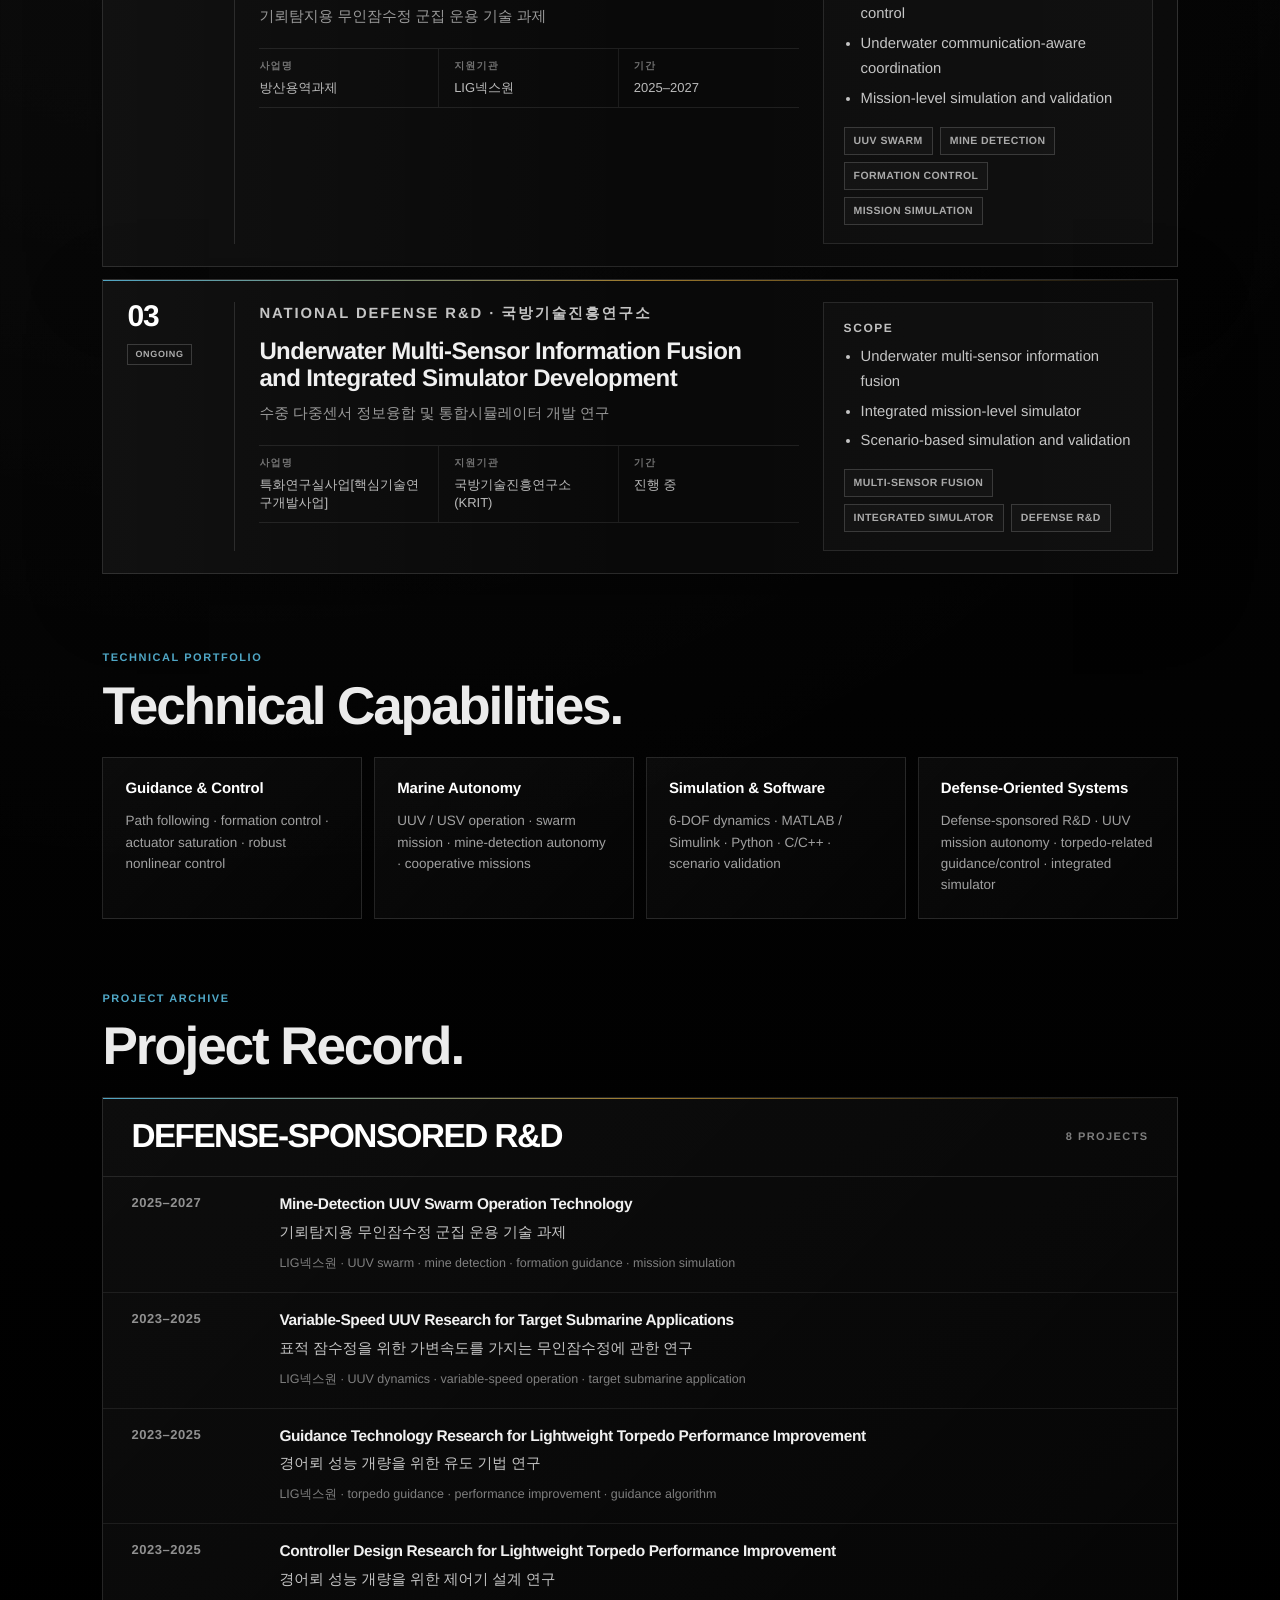
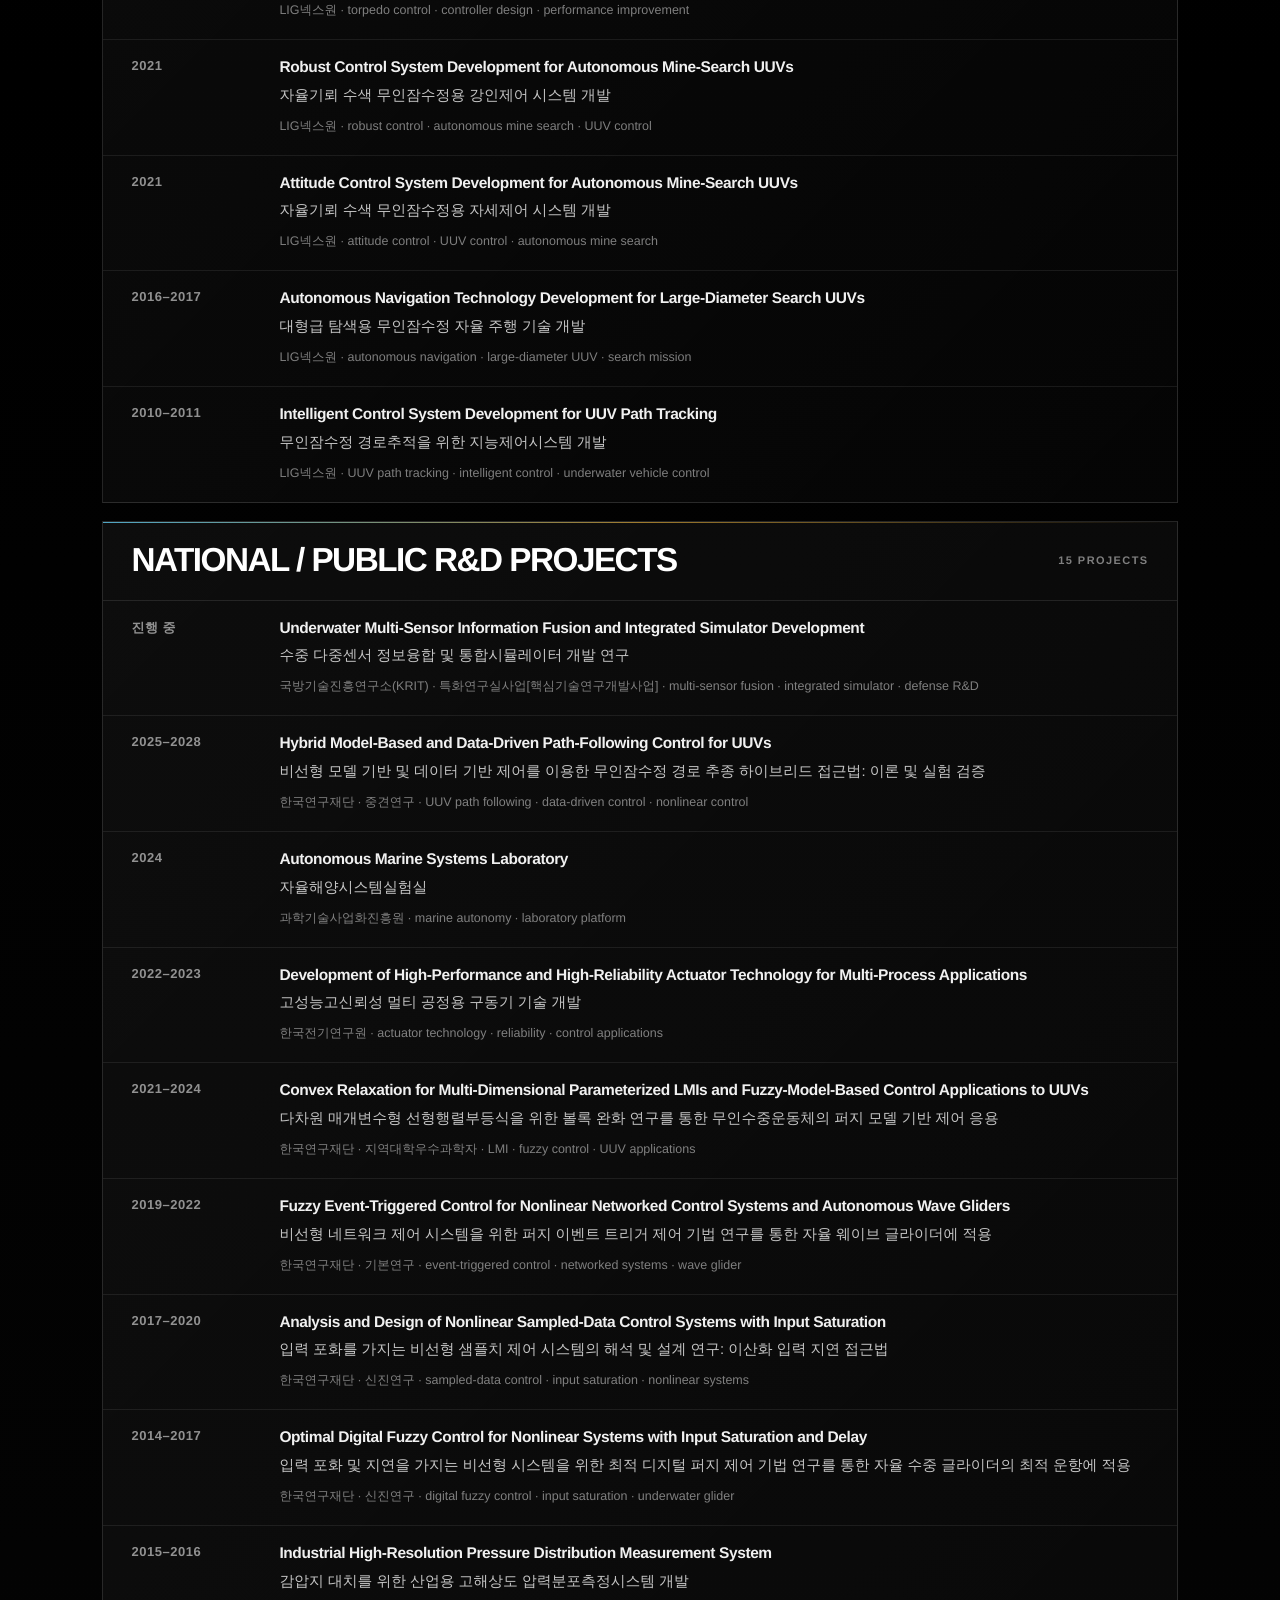
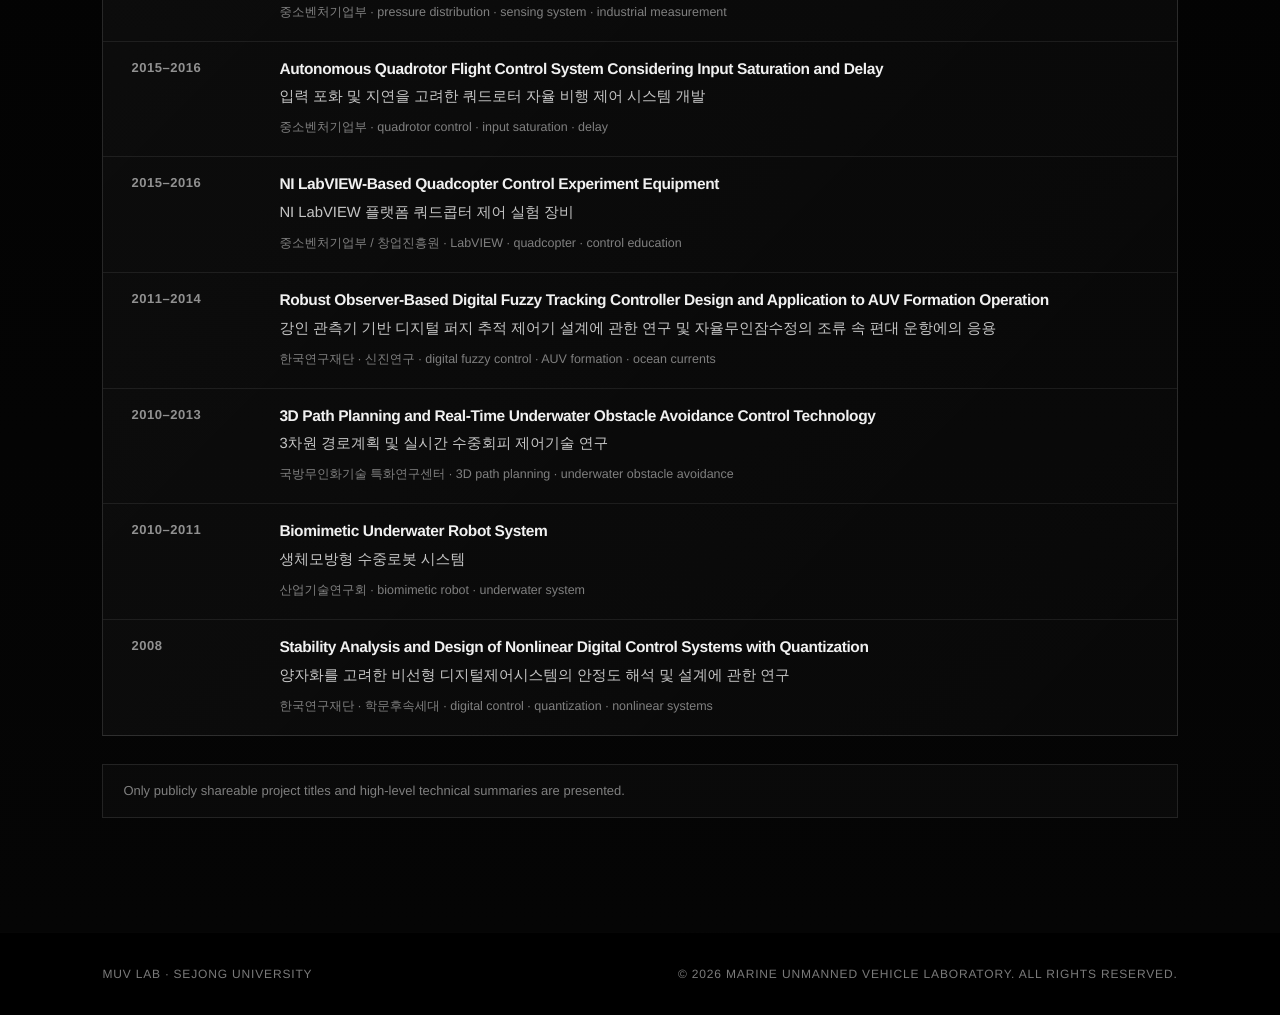
<file: projects.html>
<!DOCTYPE html>
<html lang="en">
<head>
  <meta charset="UTF-8" />
  <meta name="viewport" content="width=device-width, initial-scale=1.0" />
  <title>Projects | Prof. Dowan Kim | MUV Lab | Sejong University</title>
  <meta name="description" content="National R&amp;D and defense-sponsored projects of MUV Lab led by Prof. Dowan Kim, including UUV/USV autonomy, guidance, control, simulation, and underwater systems." />
  <meta name="author" content="Dowan Kim" />
  <meta name="keywords" content="Dowan Kim, Prof. Dowan Kim, Do Wan Kim, D. W. Kim, 김도완, MUV Lab, Marine Unmanned Vehicle Laboratory, Sejong University, marine unmanned vehicles, UUV, USV, AUV, guidance, control, marine autonomy, defense AI, nonlinear control" />
  <link rel="canonical" href="https://muv-sejong.github.io/projects.html" />
  <meta property="og:type" content="website" />
  <meta property="og:site_name" content="MUV Lab" />
  <meta property="og:title" content="Projects | Prof. Dowan Kim | MUV Lab | Sejong University" />
  <meta property="og:description" content="National R&amp;D and defense-sponsored projects of MUV Lab led by Prof. Dowan Kim, including UUV/USV autonomy, guidance, control, simulation, and underwater systems." />
  <meta property="og:url" content="https://muv-sejong.github.io/projects.html" />
  <meta property="og:image" content="https://muv-sejong.github.io/assets/poster.jpg" />
  <meta name="twitter:card" content="summary_large_image" />
  <meta name="twitter:title" content="Projects | Prof. Dowan Kim | MUV Lab | Sejong University" />
  <meta name="twitter:description" content="National R&amp;D and defense-sponsored projects of MUV Lab led by Prof. Dowan Kim, including UUV/USV autonomy, guidance, control, simulation, and underwater systems." />
  <link rel="stylesheet" href="style.css?v=94" />
</head>
<body>

<header class="site-header">
  <a class="brand" href="index.html">MUV LAB</a>
  <button class="nav-toggle" aria-label="Open navigation" aria-expanded="false"><span></span><span></span><span></span></button>
  <nav class="site-nav">
    <a href="research.html">Research</a>
    <a href="projects.html">Projects</a>
    <a href="publications.html">Publications</a>
    <a href="members.html">Members</a>
    <a href="join.html">Join Us</a>
    <a href="contact.html">Contact</a>
  </nav>
</header>


<main>

  <section class="page-hero projects-hero" style="--bg:url('assets/projects.png')">
    <div class="panel-overlay"></div>
    <div class="page-hero-content">
      <p class="eyebrow">Projects</p>
      <h1>NATIONAL R&amp;D AND DEFENSE-SPONSORED PROJECTS.</h1>
      <p>Sponsored and national R&amp;D projects connecting control theory, autonomy algorithms, simulation, and marine unmanned systems.</p>
      <div class="metric-grid compact page-metrics four-metrics">
        <div><strong class="count" data-target="23">0</strong><span>Total R&amp;D Projects</span></div>
        <div><strong class="count" data-target="15">0</strong><span>National R&amp;D Projects</span></div>
        <div><strong class="count" data-target="8">0</strong><span>Defense-Sponsored Development Projects</span></div>
        <div><strong class="count" data-target="4">0</strong><span>Ongoing Projects</span></div>
      </div>
    </div>
  </section>

  <section class="content-section projects-v51">
    <div class="section-inner">

      <section class="project-compact-head">
        <div>
          <p class="eyebrow small">Featured / Ongoing Projects</p>
          <h2>Current R&amp;D Portfolio.</h2>
        </div>
        
      </section>

      <section class="project-band-list">

        <article class="project-band">
          <div class="project-band-index">
            <strong>01</strong>
            <span>Ongoing</span>
          </div>

          <div class="project-band-main">
            <p class="project-band-type">National R&amp;D · 한국연구재단</p>
            <h3>Hybrid Model-Based and Data-Driven Path-Following Control for UUVs</h3>
            <p class="project-title-ko">비선형 모델 기반 및 데이터 기반 제어를 이용한 무인잠수정 경로 추종 하이브리드 접근법: 이론 및 실험 검증</p>

            <dl class="project-meta-compact">
              <div><dt>사업명</dt><dd>중견연구</dd></div>
              <div><dt>지원기관</dt><dd>한국연구재단(NRF)</dd></div>
              <div><dt>기간</dt><dd>2025–2028</dd></div>
            </dl>
          </div>

          <aside class="project-band-side">
            <h4>Scope</h4>
            <ul>
              <li>Hybrid model-based and data-driven path-following control</li>
              <li>Nonlinear UUV control theory</li>
              <li>Simulation and experimental validation</li>
              <li>Control-oriented autonomy algorithm development</li>
            </ul>
            <div class="project-tagline">
              <span>UUV Path Following</span>
              <span>Data-Driven Control</span>
              <span>Nonlinear Control</span>
              <span>Experimental Validation</span>
            </div>
          </aside>
        </article>

        <article class="project-band">
          <div class="project-band-index">
            <strong>02</strong>
            <span>Ongoing</span>
          </div>

          <div class="project-band-main">
            <p class="project-band-type">Defense-Sponsored R&amp;D · LIG넥스원</p>
            <h3>Mine-Detection UUV Swarm Operation Technology</h3>
            <p class="project-title-ko">기뢰탐지용 무인잠수정 군집 운용 기술 과제</p>

            <dl class="project-meta-compact">
              <div><dt>사업명</dt><dd>방산용역과제</dd></div>
              <div><dt>지원기관</dt><dd>LIG넥스원</dd></div>
              <div><dt>기간</dt><dd>2025–2027</dd></div>
            </dl>
          </div>

          <aside class="project-band-side">
            <h4>Scope</h4>
            <ul>
              <li>Cooperative UUV mission operation</li>
              <li>Formation guidance and path-following control</li>
              <li>Underwater communication-aware coordination</li>
              <li>Mission-level simulation and validation</li>
            </ul>
            <div class="project-tagline">
              <span>UUV Swarm</span>
              <span>Mine Detection</span>
              <span>Formation Control</span>
              <span>Mission Simulation</span>
            </div>
          </aside>
        </article>

        <article class="project-band">
          <div class="project-band-index">
            <strong>03</strong>
            <span>Ongoing</span>
          </div>

          <div class="project-band-main">
            <p class="project-band-type">National Defense R&amp;D · 국방기술진흥연구소</p>
            <h3>Underwater Multi-Sensor Information Fusion and Integrated Simulator Development</h3>
            <p class="project-title-ko">수중 다중센서 정보융합 및 통합시뮬레이터 개발 연구</p>

            <dl class="project-meta-compact">
              <div><dt>사업명</dt><dd>특화연구실사업[핵심기술연구개발사업]</dd></div>
              <div><dt>지원기관</dt><dd>국방기술진흥연구소(KRIT)</dd></div>
              <div><dt>기간</dt><dd>진행 중</dd></div>
            </dl>
          </div>

          <aside class="project-band-side">
            <h4>Scope</h4>
            <ul>
              <li>Underwater multi-sensor information fusion</li>
              <li>Integrated mission-level simulator</li>
              <li>Scenario-based simulation and validation</li>
            </ul>
            <div class="project-tagline">
              <span>Multi-Sensor Fusion</span>
              <span>Integrated Simulator</span>
              <span>Defense R&amp;D</span>
            </div>
          </aside>
        </article>

      </section>

      <section class="project-compact-head project-compact-head-spaced">
        <div>
          <p class="eyebrow small">Technical Portfolio</p>
          <h2>Technical Capabilities.</h2>
        </div>
        
      </section>

      <section class="portfolio-compact-grid">
        <article>
          <h3>Guidance &amp; Control</h3>
          <p>Path following · formation control · actuator saturation · robust nonlinear control</p>
        </article>
        <article>
          <h3>Marine Autonomy</h3>
          <p>UUV / USV operation · swarm mission · mine-detection autonomy · cooperative missions</p>
        </article>
        <article>
          <h3>Simulation &amp; Software</h3>
          <p>6-DOF dynamics · MATLAB / Simulink · Python · C/C++ · scenario validation</p>
        </article>
        <article>
          <h3>Defense-Oriented Systems</h3>
          <p>Defense-sponsored R&amp;D · UUV mission autonomy · torpedo-related guidance/control · integrated simulator</p>
        </article>
      </section>

      <section class="project-compact-head project-compact-head-spaced">
        <div>
          <p class="eyebrow small">Project Archive</p>
          <h2>Project Record.</h2>
        </div>
        
      </section>

      <section class="archive-block compact-archive">
        <div class="archive-title-row">
          <h2>Defense-Sponsored R&amp;D</h2>
          <span>8 Projects</span>
        </div>

        <div class="project-archive-list">
          <article>
            <time>2025–2027</time>
            <div>
              <h3>Mine-Detection UUV Swarm Operation Technology</h3>
              <p class="project-title-ko">기뢰탐지용 무인잠수정 군집 운용 기술 과제</p>
              <p class="archive-sponsor">LIG넥스원 · UUV swarm · mine detection · formation guidance · mission simulation</p>
            </div>
          </article>

          <article>
            <time>2023–2025</time>
            <div>
              <h3>Variable-Speed UUV Research for Target Submarine Applications</h3>
              <p class="project-title-ko">표적 잠수정을 위한 가변속도를 가지는 무인잠수정에 관한 연구</p>
              <p class="archive-sponsor">LIG넥스원 · UUV dynamics · variable-speed operation · target submarine application</p>
            </div>
          </article>

          <article>
            <time>2023–2025</time>
            <div>
              <h3>Guidance Technology Research for Lightweight Torpedo Performance Improvement</h3>
              <p class="project-title-ko">경어뢰 성능 개량을 위한 유도 기법 연구</p>
              <p class="archive-sponsor">LIG넥스원 · torpedo guidance · performance improvement · guidance algorithm</p>
            </div>
          </article>

          <article>
            <time>2023–2025</time>
            <div>
              <h3>Controller Design Research for Lightweight Torpedo Performance Improvement</h3>
              <p class="project-title-ko">경어뢰 성능 개량을 위한 제어기 설계 연구</p>
              <p class="archive-sponsor">LIG넥스원 · torpedo control · controller design · performance improvement</p>
            </div>
          </article>

          <article>
            <time>2021</time>
            <div>
              <h3>Robust Control System Development for Autonomous Mine-Search UUVs</h3>
              <p class="project-title-ko">자율기뢰 수색 무인잠수정용 강인제어 시스템 개발</p>
              <p class="archive-sponsor">LIG넥스원 · robust control · autonomous mine search · UUV control</p>
            </div>
          </article>

          <article>
            <time>2021</time>
            <div>
              <h3>Attitude Control System Development for Autonomous Mine-Search UUVs</h3>
              <p class="project-title-ko">자율기뢰 수색 무인잠수정용 자세제어 시스템 개발</p>
              <p class="archive-sponsor">LIG넥스원 · attitude control · UUV control · autonomous mine search</p>
            </div>
          </article>

          <article>
            <time>2016–2017</time>
            <div>
              <h3>Autonomous Navigation Technology Development for Large-Diameter Search UUVs</h3>
              <p class="project-title-ko">대형급 탐색용 무인잠수정 자율 주행 기술 개발</p>
              <p class="archive-sponsor">LIG넥스원 · autonomous navigation · large-diameter UUV · search mission</p>
            </div>
          </article>

          <article>
            <time>2010–2011</time>
            <div>
              <h3>Intelligent Control System Development for UUV Path Tracking</h3>
              <p class="project-title-ko">무인잠수정 경로추적을 위한 지능제어시스템 개발</p>
              <p class="archive-sponsor">LIG넥스원 · UUV path tracking · intelligent control · underwater vehicle control</p>
            </div>
          </article>
        </div>
      </section>

      <section class="archive-block compact-archive national-archive">
        <div class="archive-title-row">
          <h2>National / Public R&amp;D Projects</h2>
          <span>15 Projects</span>
        </div>

        <div class="project-archive-list">

          <article>
            <time>진행 중</time>
            <div>
              <h3>Underwater Multi-Sensor Information Fusion and Integrated Simulator Development</h3>
              <p class="project-title-ko">수중 다중센서 정보융합 및 통합시뮬레이터 개발 연구</p>
              <p class="archive-sponsor">국방기술진흥연구소(KRIT) · 특화연구실사업[핵심기술연구개발사업] · multi-sensor fusion · integrated simulator · defense R&amp;D</p>
            </div>
          </article>
          <article>
            <time>2025–2028</time>
            <div>
              <h3>Hybrid Model-Based and Data-Driven Path-Following Control for UUVs</h3>
              <p class="project-title-ko">비선형 모델 기반 및 데이터 기반 제어를 이용한 무인잠수정 경로 추종 하이브리드 접근법: 이론 및 실험 검증</p>
              <p class="archive-sponsor">한국연구재단 · 중견연구 · UUV path following · data-driven control · nonlinear control</p>
            </div>
          </article>

          <article>
            <time>2024</time>
            <div>
              <h3>Autonomous Marine Systems Laboratory</h3>
              <p class="project-title-ko">자율해양시스템실험실</p>
              <p class="archive-sponsor">과학기술사업화진흥원 · marine autonomy · laboratory platform</p>
            </div>
          </article>

          <article>
            <time>2022–2023</time>
            <div>
              <h3>Development of High-Performance and High-Reliability Actuator Technology for Multi-Process Applications</h3>
              <p class="project-title-ko">고성능고신뢰성 멀티 공정용 구동기 기술 개발</p>
              <p class="archive-sponsor">한국전기연구원 · actuator technology · reliability · control applications</p>
            </div>
          </article>

          <article>
            <time>2021–2024</time>
            <div>
              <h3>Convex Relaxation for Multi-Dimensional Parameterized LMIs and Fuzzy-Model-Based Control Applications to UUVs</h3>
              <p class="project-title-ko">다차원 매개변수형 선형행렬부등식을 위한 볼록 완화 연구를 통한 무인수중운동체의 퍼지 모델 기반 제어 응용</p>
              <p class="archive-sponsor">한국연구재단 · 지역대학우수과학자 · LMI · fuzzy control · UUV applications</p>
            </div>
          </article>

          <article>
            <time>2019–2022</time>
            <div>
              <h3>Fuzzy Event-Triggered Control for Nonlinear Networked Control Systems and Autonomous Wave Gliders</h3>
              <p class="project-title-ko">비선형 네트워크 제어 시스템을 위한 퍼지 이벤트 트리거 제어 기법 연구를 통한 자율 웨이브 글라이더에 적용</p>
              <p class="archive-sponsor">한국연구재단 · 기본연구 · event-triggered control · networked systems · wave glider</p>
            </div>
          </article>

          <article>
            <time>2017–2020</time>
            <div>
              <h3>Analysis and Design of Nonlinear Sampled-Data Control Systems with Input Saturation</h3>
              <p class="project-title-ko">입력 포화를 가지는 비선형 샘플치 제어 시스템의 해석 및 설계 연구: 이산화 입력 지연 접근법</p>
              <p class="archive-sponsor">한국연구재단 · 신진연구 · sampled-data control · input saturation · nonlinear systems</p>
            </div>
          </article>

          <article>
            <time>2014–2017</time>
            <div>
              <h3>Optimal Digital Fuzzy Control for Nonlinear Systems with Input Saturation and Delay</h3>
              <p class="project-title-ko">입력 포화 및 지연을 가지는 비선형 시스템을 위한 최적 디지털 퍼지 제어 기법 연구를 통한 자율 수중 글라이더의 최적 운항에 적용</p>
              <p class="archive-sponsor">한국연구재단 · 신진연구 · digital fuzzy control · input saturation · underwater glider</p>
            </div>
          </article>

          <article>
            <time>2015–2016</time>
            <div>
              <h3>Industrial High-Resolution Pressure Distribution Measurement System</h3>
              <p class="project-title-ko">감압지 대치를 위한 산업용 고해상도 압력분포측정시스템 개발</p>
              <p class="archive-sponsor">중소벤처기업부 · pressure distribution · sensing system · industrial measurement</p>
            </div>
          </article>

          <article>
            <time>2015–2016</time>
            <div>
              <h3>Autonomous Quadrotor Flight Control System Considering Input Saturation and Delay</h3>
              <p class="project-title-ko">입력 포화 및 지연을 고려한 쿼드로터 자율 비행 제어 시스템 개발</p>
              <p class="archive-sponsor">중소벤처기업부 · quadrotor control · input saturation · delay</p>
            </div>
          </article>

          <article>
            <time>2015–2016</time>
            <div>
              <h3>NI LabVIEW-Based Quadcopter Control Experiment Equipment</h3>
              <p class="project-title-ko">NI LabVIEW 플랫폼 쿼드콥터 제어 실험 장비</p>
              <p class="archive-sponsor">중소벤처기업부 / 창업진흥원 · LabVIEW · quadcopter · control education</p>
            </div>
          </article>

          <article>
            <time>2011–2014</time>
            <div>
              <h3>Robust Observer-Based Digital Fuzzy Tracking Controller Design and Application to AUV Formation Operation</h3>
              <p class="project-title-ko">강인 관측기 기반 디지털 퍼지 추적 제어기 설계에 관한 연구 및 자율무인잠수정의 조류 속 편대 운항에의 응용</p>
              <p class="archive-sponsor">한국연구재단 · 신진연구 · digital fuzzy control · AUV formation · ocean currents</p>
            </div>
          </article>

          <article>
            <time>2010–2013</time>
            <div>
              <h3>3D Path Planning and Real-Time Underwater Obstacle Avoidance Control Technology</h3>
              <p class="project-title-ko">3차원 경로계획 및 실시간 수중회피 제어기술 연구</p>
              <p class="archive-sponsor">국방무인화기술 특화연구센터 · 3D path planning · underwater obstacle avoidance</p>
            </div>
          </article>
<article>
            <time>2010–2011</time>
            <div>
              <h3>Biomimetic Underwater Robot System</h3>
              <p class="project-title-ko">생체모방형 수중로봇 시스템</p>
              <p class="archive-sponsor">산업기술연구회 · biomimetic robot · underwater system</p>
            </div>
          </article>

          <article>
            <time>2008</time>
            <div>
              <h3>Stability Analysis and Design of Nonlinear Digital Control Systems with Quantization</h3>
              <p class="project-title-ko">양자화를 고려한 비선형 디지털제어시스템의 안정도 해석 및 설계에 관한 연구</p>
              <p class="archive-sponsor">한국연구재단 · 학문후속세대 · digital control · quantization · nonlinear systems</p>
            </div>
          </article>
        </div>
      </section>

      <section class="project-disclosure-note">
        <p>Only publicly shareable project titles and high-level technical summaries are presented.</p>
      </section>

    </div>
  </section>
</main>


<footer class="site-footer">
  <span>MUV LAB · SEJONG UNIVERSITY</span>
  <span>© 2026 MARINE UNMANNED VEHICLE LABORATORY. All rights reserved.</span>
</footer>
<script src="script.js"></script>

</body>
</html>
</file>
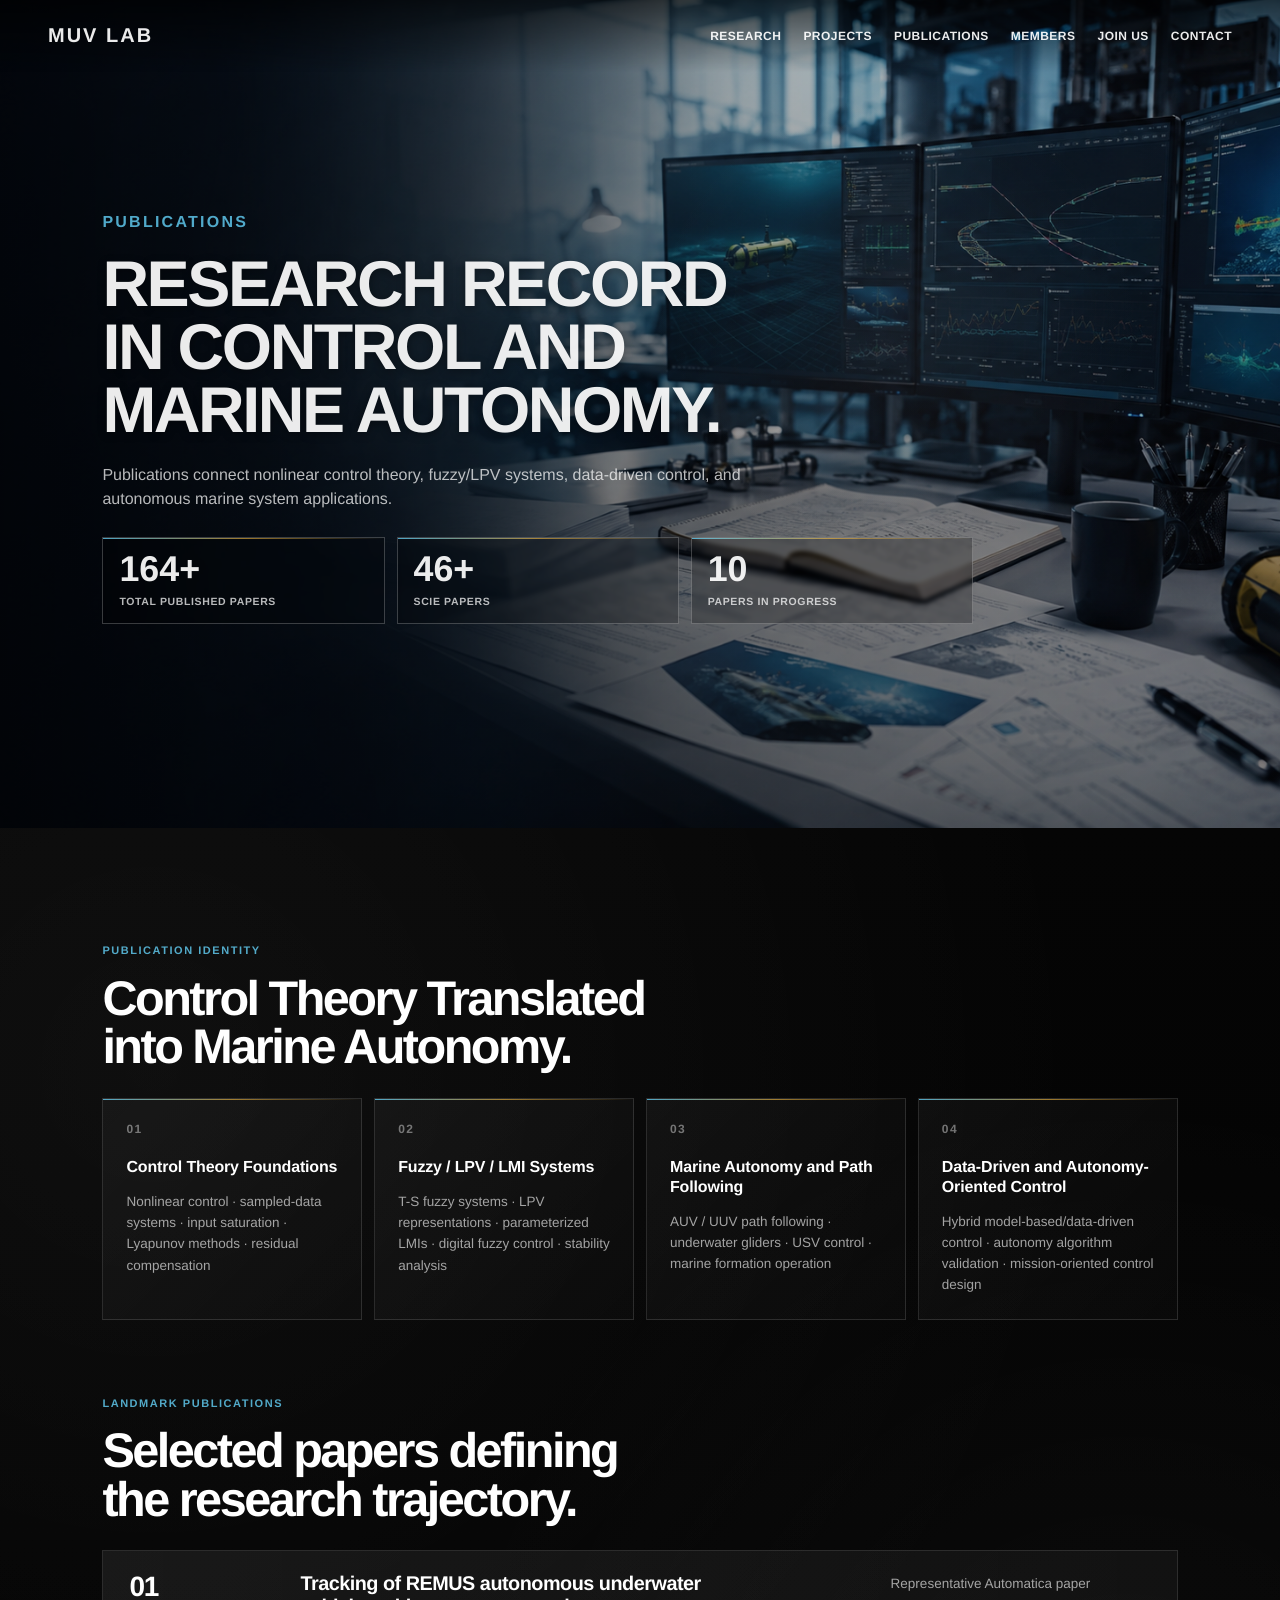
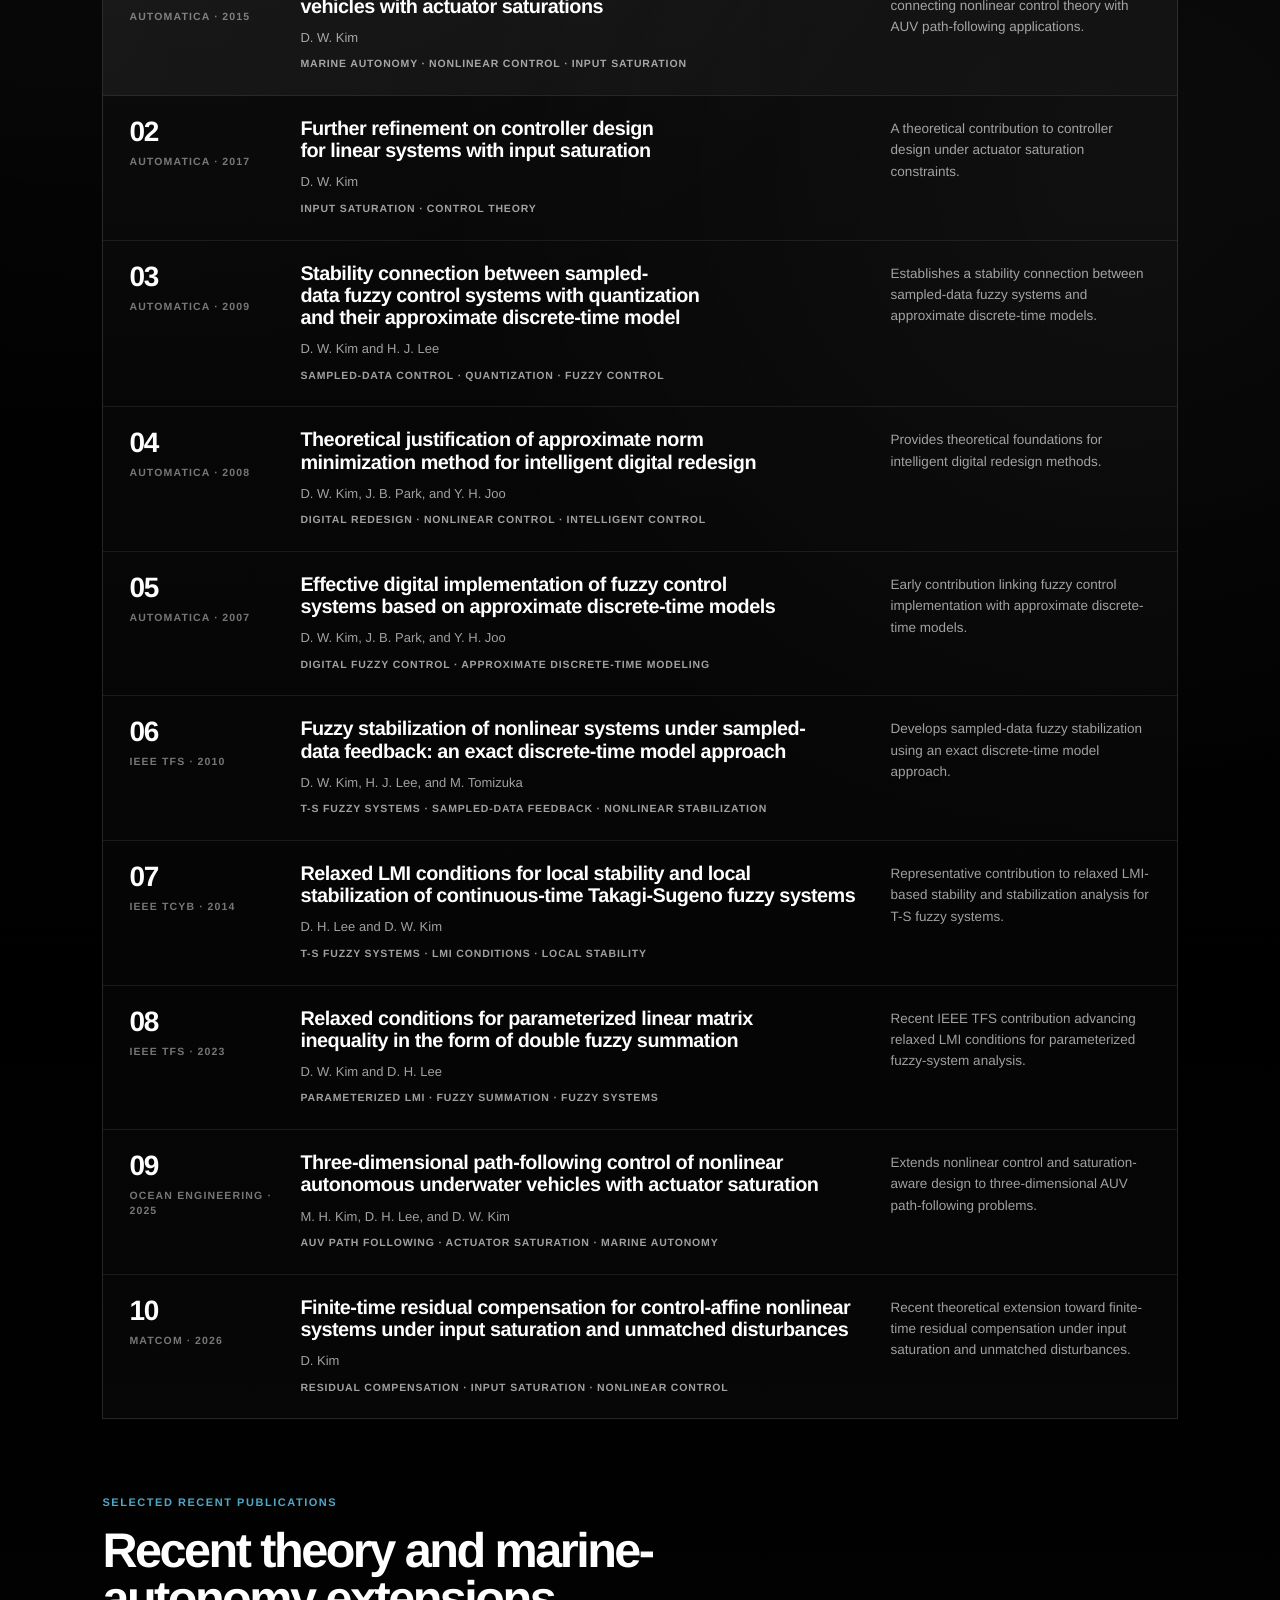
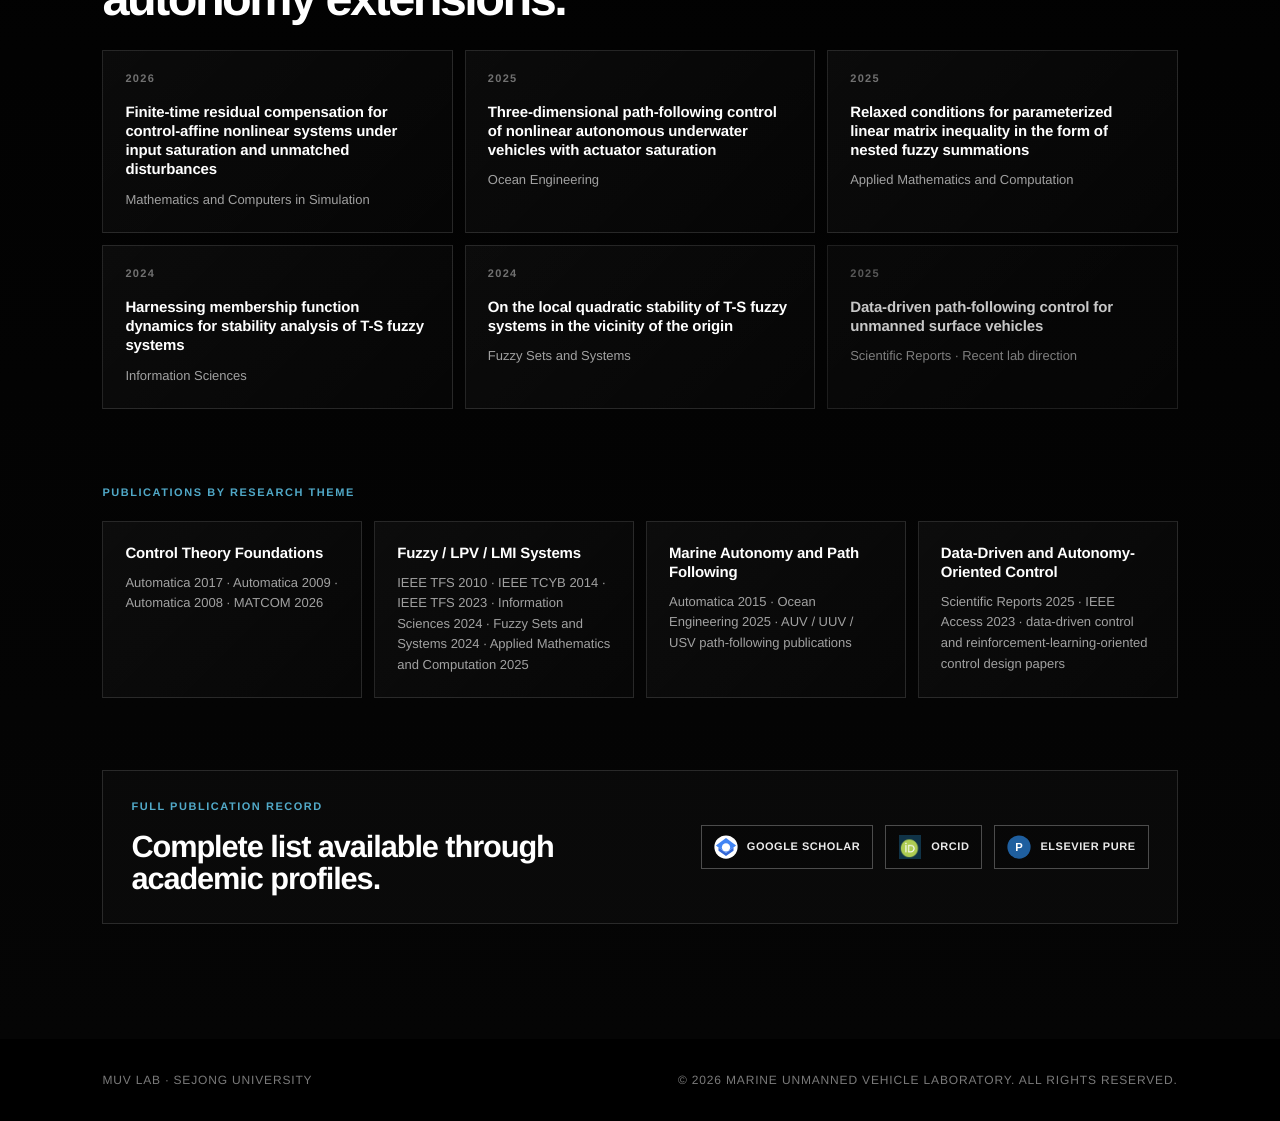
<file: publications.html>
<!DOCTYPE html>
<html lang="en">
<head>
  <meta charset="UTF-8" />
  <meta name="viewport" content="width=device-width, initial-scale=1.0" />
  <title>Publications | Dowan Kim | MUV Lab | Sejong University</title>
  <meta name="description" content="Selected publications by Prof. Dowan Kim and MUV Lab in nonlinear control, fuzzy systems, sampled-data control, marine autonomy, AUV/UUV/USV guidance, and path following." />
  <meta name="author" content="Dowan Kim" />
  <meta name="keywords" content="Dowan Kim, Prof. Dowan Kim, Do Wan Kim, D. W. Kim, 김도완, MUV Lab, Marine Unmanned Vehicle Laboratory, Sejong University, marine unmanned vehicles, UUV, USV, AUV, guidance, control, marine autonomy, defense AI, nonlinear control" />
  <link rel="canonical" href="https://muv-sejong.github.io/publications.html" />
  <meta property="og:type" content="website" />
  <meta property="og:site_name" content="MUV Lab" />
  <meta property="og:title" content="Publications | Dowan Kim | MUV Lab | Sejong University" />
  <meta property="og:description" content="Selected publications by Prof. Dowan Kim and MUV Lab in nonlinear control, fuzzy systems, sampled-data control, marine autonomy, AUV/UUV/USV guidance, and path following." />
  <meta property="og:url" content="https://muv-sejong.github.io/publications.html" />
  <meta property="og:image" content="https://muv-sejong.github.io/assets/poster.jpg" />
  <meta name="twitter:card" content="summary_large_image" />
  <meta name="twitter:title" content="Publications | Dowan Kim | MUV Lab | Sejong University" />
  <meta name="twitter:description" content="Selected publications by Prof. Dowan Kim and MUV Lab in nonlinear control, fuzzy systems, sampled-data control, marine autonomy, AUV/UUV/USV guidance, and path following." />
  <link rel="stylesheet" href="style.css?v=94" />
</head>
<body>

<header class="site-header">
  <a class="brand" href="index.html">MUV LAB</a>
  <button class="nav-toggle" aria-label="Open navigation" aria-expanded="false"><span></span><span></span><span></span></button>
  <nav class="site-nav">
    <a href="research.html">Research</a>
    <a href="projects.html">Projects</a>
    <a href="publications.html">Publications</a>
    <a href="members.html">Members</a>
    <a href="join.html">Join Us</a>
    <a href="contact.html">Contact</a>
  </nav>
</header>


<main>

  <section class="page-hero publications-hero" style="--bg:url('assets/publications.png')">
    <div class="panel-overlay"></div>
    <div class="page-hero-content">
      <p class="eyebrow">Publications</p>
      <h1>RESEARCH RECORD IN CONTROL AND MARINE AUTONOMY.</h1>
      <p>Publications connect nonlinear control theory, fuzzy/LPV systems, data-driven control, and autonomous marine system applications.</p>
      <div class="metric-grid compact page-metrics">
        <div><strong class="count" data-target="164">164+</strong><span>Total Published Papers</span></div>
        <div><strong class="count" data-target="46">46+</strong><span>SCIE Papers</span></div>
        <div><strong class="count" data-target="10">10+</strong><span>Papers in Progress</span></div>
      </div>
    </div>
  </section>

  <section class="content-section publications-v53">
    <div class="section-inner">

      <section class="pub-section-head">
        <p class="eyebrow small">Publication Identity</p>
        <h2>Control Theory Translated into Marine Autonomy.</h2>
      </section>

      <section class="pub-identity-grid">
        <article>
          <span>01</span>
          <h3>Control Theory Foundations</h3>
          <p>Nonlinear control · sampled-data systems · input saturation · Lyapunov methods · residual compensation</p>
        </article>
        <article>
          <span>02</span>
          <h3>Fuzzy / LPV / LMI Systems</h3>
          <p>T-S fuzzy systems · LPV representations · parameterized LMIs · digital fuzzy control · stability analysis</p>
        </article>
        <article>
          <span>03</span>
          <h3>Marine Autonomy and Path Following</h3>
          <p>AUV / UUV path following · underwater gliders · USV control · marine formation operation</p>
        </article>
        <article>
          <span>04</span>
          <h3>Data-Driven and Autonomy-Oriented Control</h3>
          <p>Hybrid model-based/data-driven control · autonomy algorithm validation · mission-oriented control design</p>
        </article>
      </section>

      <section class="pub-section-head pub-head-spaced">
        <p class="eyebrow small">Landmark Publications</p>
        <h2>Selected papers defining the research trajectory.</h2>
      </section>

      <section class="landmark-list">

        <article class="landmark-paper featured-landmark">
          <div class="paper-index"><strong>01</strong><span>Automatica · 2015</span></div>
          <div class="paper-main">
            <h3>Tracking of REMUS autonomous underwater vehicles with actuator saturations</h3>
            <p class="paper-authors">D. W. Kim</p>
            <p class="paper-theme">Marine Autonomy · Nonlinear Control · Input Saturation</p>
          </div>
          <p class="paper-significance">Representative Automatica paper connecting nonlinear control theory with AUV path-following applications.</p>
        </article>

        <article class="landmark-paper">
          <div class="paper-index"><strong>02</strong><span>Automatica · 2017</span></div>
          <div class="paper-main">
            <h3>Further refinement on controller design for linear systems with input saturation</h3>
            <p class="paper-authors">D. W. Kim</p>
            <p class="paper-theme">Input Saturation · Control Theory</p>
          </div>
          <p class="paper-significance">A theoretical contribution to controller design under actuator saturation constraints.</p>
        </article>

        <article class="landmark-paper">
          <div class="paper-index"><strong>03</strong><span>Automatica · 2009</span></div>
          <div class="paper-main">
            <h3>Stability connection between sampled-data fuzzy control systems with quantization and their approximate discrete-time model</h3>
            <p class="paper-authors">D. W. Kim and H. J. Lee</p>
            <p class="paper-theme">Sampled-Data Control · Quantization · Fuzzy Control</p>
          </div>
          <p class="paper-significance">Establishes a stability connection between sampled-data fuzzy systems and approximate discrete-time models.</p>
        </article>

        <article class="landmark-paper">
          <div class="paper-index"><strong>04</strong><span>Automatica · 2008</span></div>
          <div class="paper-main">
            <h3>Theoretical justification of approximate norm minimization method for intelligent digital redesign</h3>
            <p class="paper-authors">D. W. Kim, J. B. Park, and Y. H. Joo</p>
            <p class="paper-theme">Digital Redesign · Nonlinear Control · Intelligent Control</p>
          </div>
          <p class="paper-significance">Provides theoretical foundations for intelligent digital redesign methods.</p>
        </article>

        <article class="landmark-paper">
          <div class="paper-index"><strong>05</strong><span>Automatica · 2007</span></div>
          <div class="paper-main">
            <h3>Effective digital implementation of fuzzy control systems based on approximate discrete-time models</h3>
            <p class="paper-authors">D. W. Kim, J. B. Park, and Y. H. Joo</p>
            <p class="paper-theme">Digital Fuzzy Control · Approximate Discrete-Time Modeling</p>
          </div>
          <p class="paper-significance">Early contribution linking fuzzy control implementation with approximate discrete-time models.</p>
        </article>

        <article class="landmark-paper">
          <div class="paper-index"><strong>06</strong><span>IEEE TFS · 2010</span></div>
          <div class="paper-main">
            <h3>Fuzzy stabilization of nonlinear systems under sampled-data feedback: an exact discrete-time model approach</h3>
            <p class="paper-authors">D. W. Kim, H. J. Lee, and M. Tomizuka</p>
            <p class="paper-theme">T-S Fuzzy Systems · Sampled-Data Feedback · Nonlinear Stabilization</p>
          </div>
          <p class="paper-significance">Develops sampled-data fuzzy stabilization using an exact discrete-time model approach.</p>
        </article>

        <article class="landmark-paper">
          <div class="paper-index"><strong>07</strong><span>IEEE TCYB · 2014</span></div>
          <div class="paper-main">
            <h3>Relaxed LMI conditions for local stability and local stabilization of continuous-time Takagi-Sugeno fuzzy systems</h3>
            <p class="paper-authors">D. H. Lee and D. W. Kim</p>
            <p class="paper-theme">T-S Fuzzy Systems · LMI Conditions · Local Stability</p>
          </div>
          <p class="paper-significance">Representative contribution to relaxed LMI-based stability and stabilization analysis for T-S fuzzy systems.</p>
        </article>

        <article class="landmark-paper">
          <div class="paper-index"><strong>08</strong><span>IEEE TFS · 2023</span></div>
          <div class="paper-main">
            <h3>Relaxed conditions for parameterized linear matrix inequality in the form of double fuzzy summation</h3>
            <p class="paper-authors">D. W. Kim and D. H. Lee</p>
            <p class="paper-theme">Parameterized LMI · Fuzzy Summation · Fuzzy Systems</p>
          </div>
          <p class="paper-significance">Recent IEEE TFS contribution advancing relaxed LMI conditions for parameterized fuzzy-system analysis.</p>
        </article>

        <article class="landmark-paper">
          <div class="paper-index"><strong>09</strong><span>Ocean Engineering · 2025</span></div>
          <div class="paper-main">
            <h3>Three-dimensional path-following control of nonlinear autonomous underwater vehicles with actuator saturation</h3>
            <p class="paper-authors">M. H. Kim, D. H. Lee, and D. W. Kim</p>
            <p class="paper-theme">AUV Path Following · Actuator Saturation · Marine Autonomy</p>
          </div>
          <p class="paper-significance">Extends nonlinear control and saturation-aware design to three-dimensional AUV path-following problems.</p>
        </article>

        <article class="landmark-paper">
          <div class="paper-index"><strong>10</strong><span>MATCOM · 2026</span></div>
          <div class="paper-main">
            <h3>Finite-time residual compensation for control-affine nonlinear systems under input saturation and unmatched disturbances</h3>
            <p class="paper-authors">D. Kim</p>
            <p class="paper-theme">Residual Compensation · Input Saturation · Nonlinear Control</p>
          </div>
          <p class="paper-significance">Recent theoretical extension toward finite-time residual compensation under input saturation and unmatched disturbances.</p>
        </article>

      </section>

      <section class="pub-section-head pub-head-spaced">
        <p class="eyebrow small">Selected Recent Publications</p>
        <h2>Recent theory and marine-autonomy extensions.</h2>
      </section>

      <section class="recent-pub-grid">
        <article>
          <time>2026</time>
          <h3>Finite-time residual compensation for control-affine nonlinear systems under input saturation and unmatched disturbances</h3>
          <p>Mathematics and Computers in Simulation</p>
        </article>
        <article>
          <time>2025</time>
          <h3>Three-dimensional path-following control of nonlinear autonomous underwater vehicles with actuator saturation</h3>
          <p>Ocean Engineering</p>
        </article>
        <article>
          <time>2025</time>
          <h3>Relaxed conditions for parameterized linear matrix inequality in the form of nested fuzzy summations</h3>
          <p>Applied Mathematics and Computation</p>
        </article>
        <article>
          <time>2024</time>
          <h3>Harnessing membership function dynamics for stability analysis of T-S fuzzy systems</h3>
          <p>Information Sciences</p>
        </article>
        <article>
          <time>2024</time>
          <h3>On the local quadratic stability of T-S fuzzy systems in the vicinity of the origin</h3>
          <p>Fuzzy Sets and Systems</p>
        </article>
        <article class="subtle-recent">
          <time>2025</time>
          <h3>Data-driven path-following control for unmanned surface vehicles</h3>
          <p>Scientific Reports · Recent lab direction</p>
        </article>
      </section>

      <section class="pub-section-head pub-head-spaced compact-theme-head">
        <p class="eyebrow small">Publications by Research Theme</p>
      </section>

      <section class="theme-publication-grid">
        <article>
          <h3>Control Theory Foundations</h3>
          <p>Automatica 2017 · Automatica 2009 · Automatica 2008 · MATCOM 2026</p>
        </article>
        <article>
          <h3>Fuzzy / LPV / LMI Systems</h3>
          <p>IEEE TFS 2010 · IEEE TCYB 2014 · IEEE TFS 2023 · Information Sciences 2024 · Fuzzy Sets and Systems 2024 · Applied Mathematics and Computation 2025</p>
        </article>
        <article>
          <h3>Marine Autonomy and Path Following</h3>
          <p>Automatica 2015 · Ocean Engineering 2025 · AUV / UUV / USV path-following publications</p>
        </article>
        <article>
          <h3>Data-Driven and Autonomy-Oriented Control</h3>
          <p>Scientific Reports 2025 · IEEE Access 2023 · data-driven control and reinforcement-learning-oriented control design papers</p>
        </article>
      </section>

      <section class="publication-profile-strip">
        <div>
          <p class="eyebrow small">Full Publication Record</p>
          <h2>Complete list available through academic profiles.</h2>
        </div>
        <div class="profile-link-row real-icon-links">
          <a href="https://scholar.google.com/citations?user=nd1Wk9EAAAAJ&hl=en" target="_blank" rel="noopener">
            <img src="assets/google-scholar-icon.svg" alt="" /> Google Scholar
          </a>
          <a href="https://orcid.org/0000-0002-4176-2082" target="_blank" rel="noopener">
            <img src="assets/orcid-icon.png" alt="" /> ORCID
          </a>
          <a href="https://sejong.elsevierpure.com/en/persons/dowan-kim/" target="_blank" rel="noopener">
            <img src="assets/elsevier-pure-icon.svg" alt="" /> Elsevier Pure
          </a>
        </div>
      </section>

    </div>
  </section>
</main>


<footer class="site-footer">
  <span>MUV LAB · SEJONG UNIVERSITY</span>
  <span>© 2026 MARINE UNMANNED VEHICLE LABORATORY. All rights reserved.</span>
</footer>
<script src="script.js"></script>

</body>
</html>
</file>
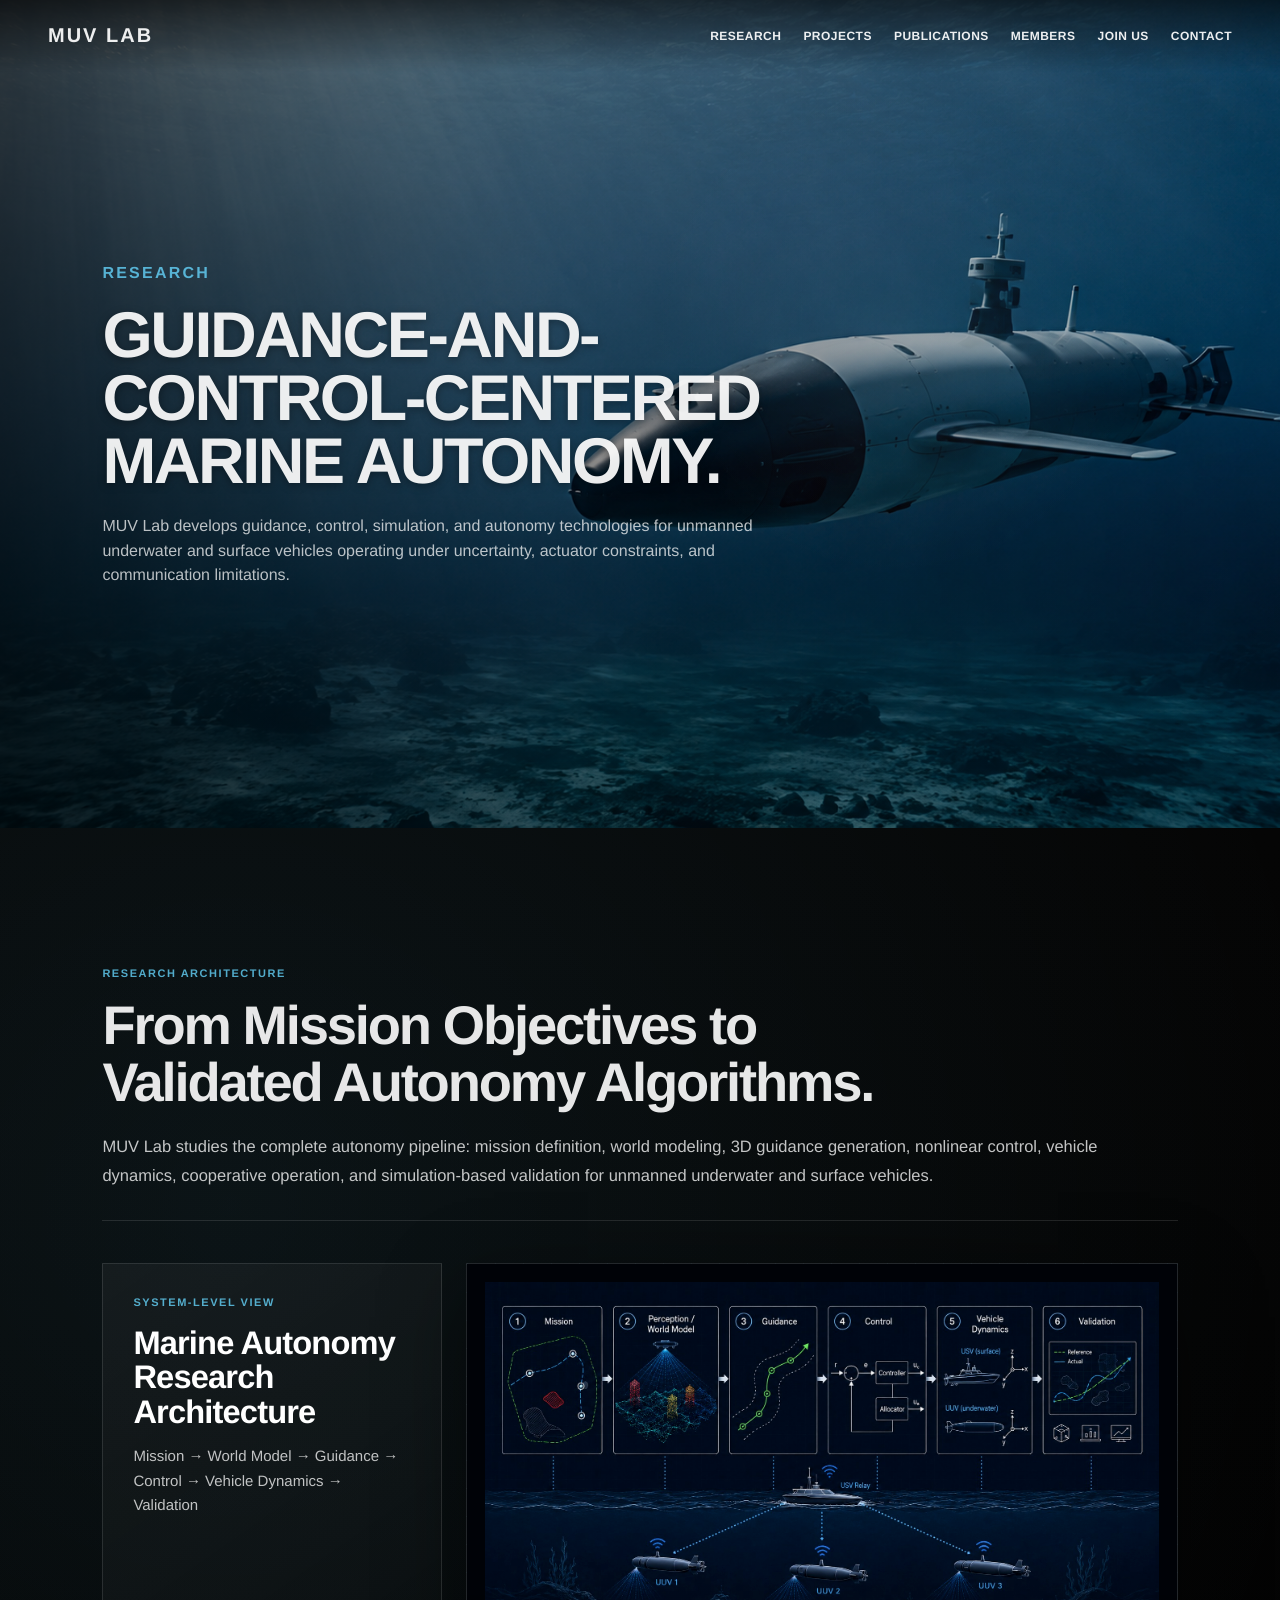
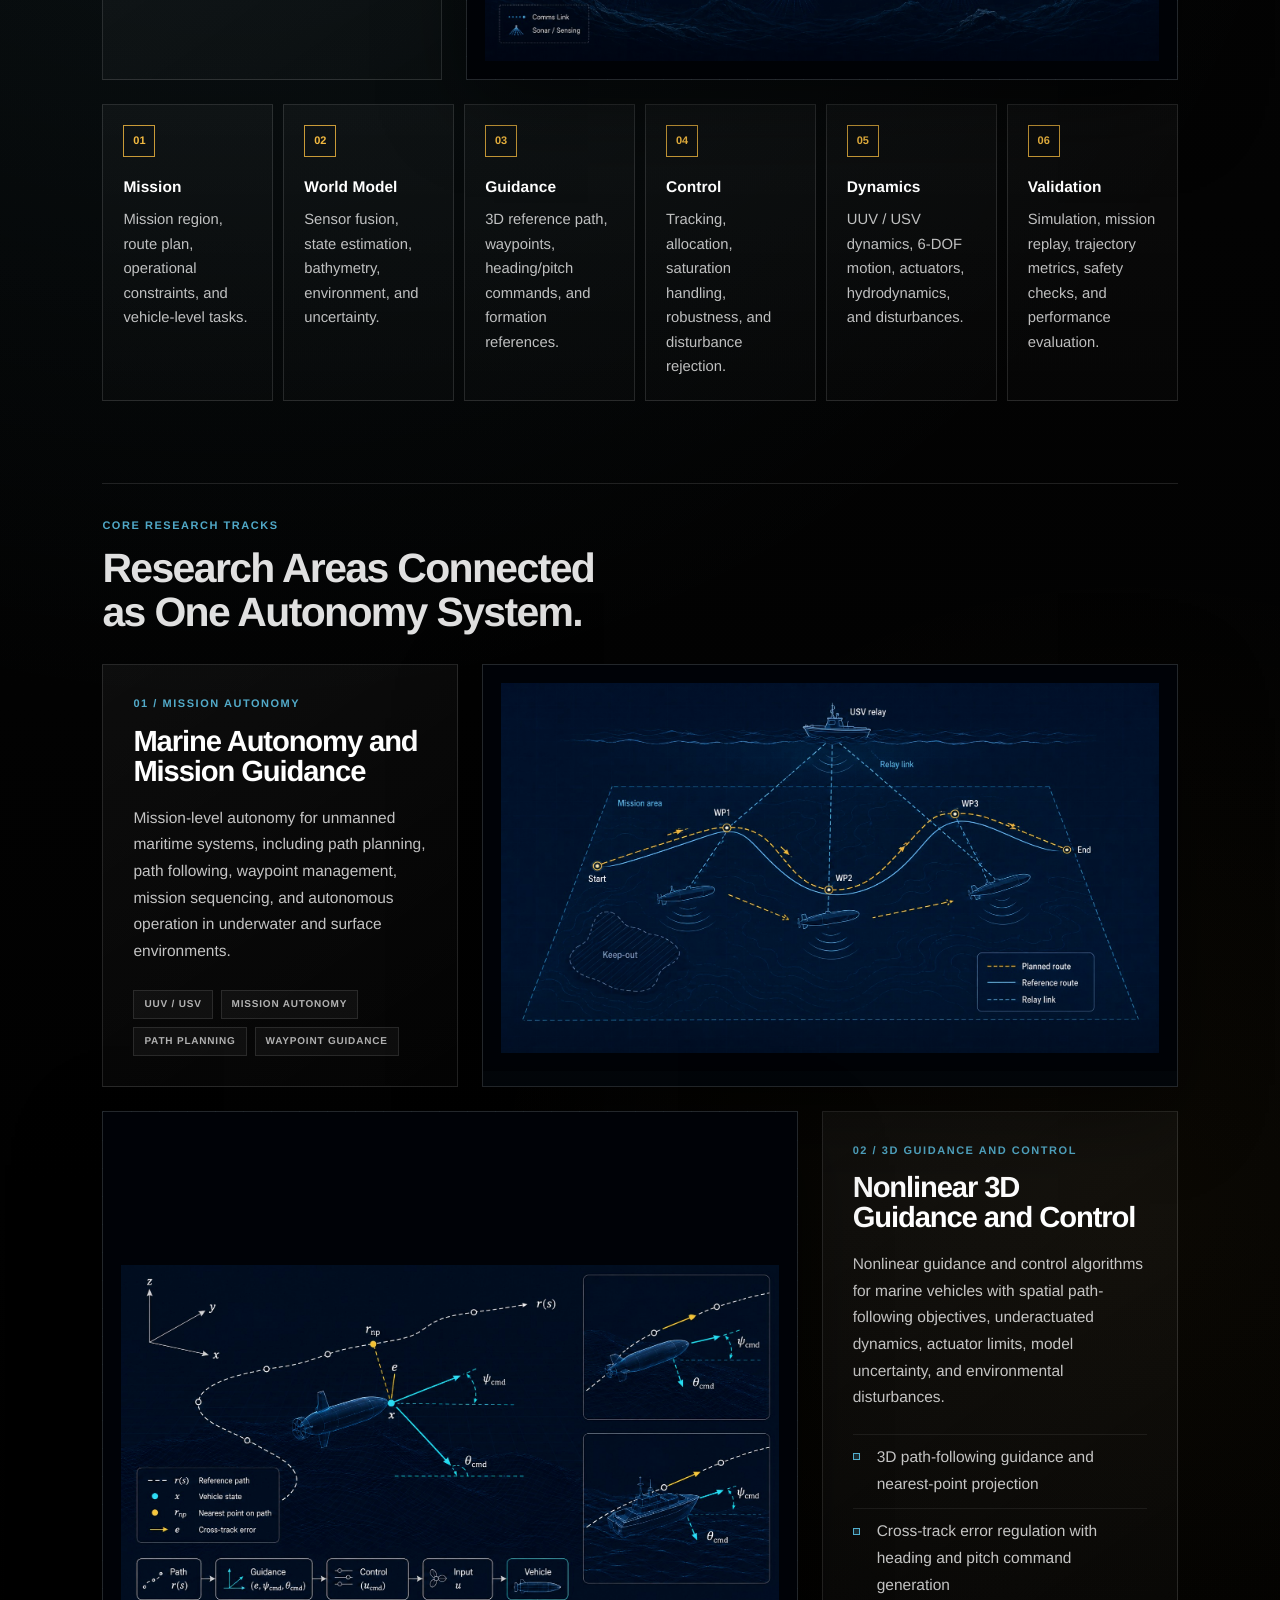
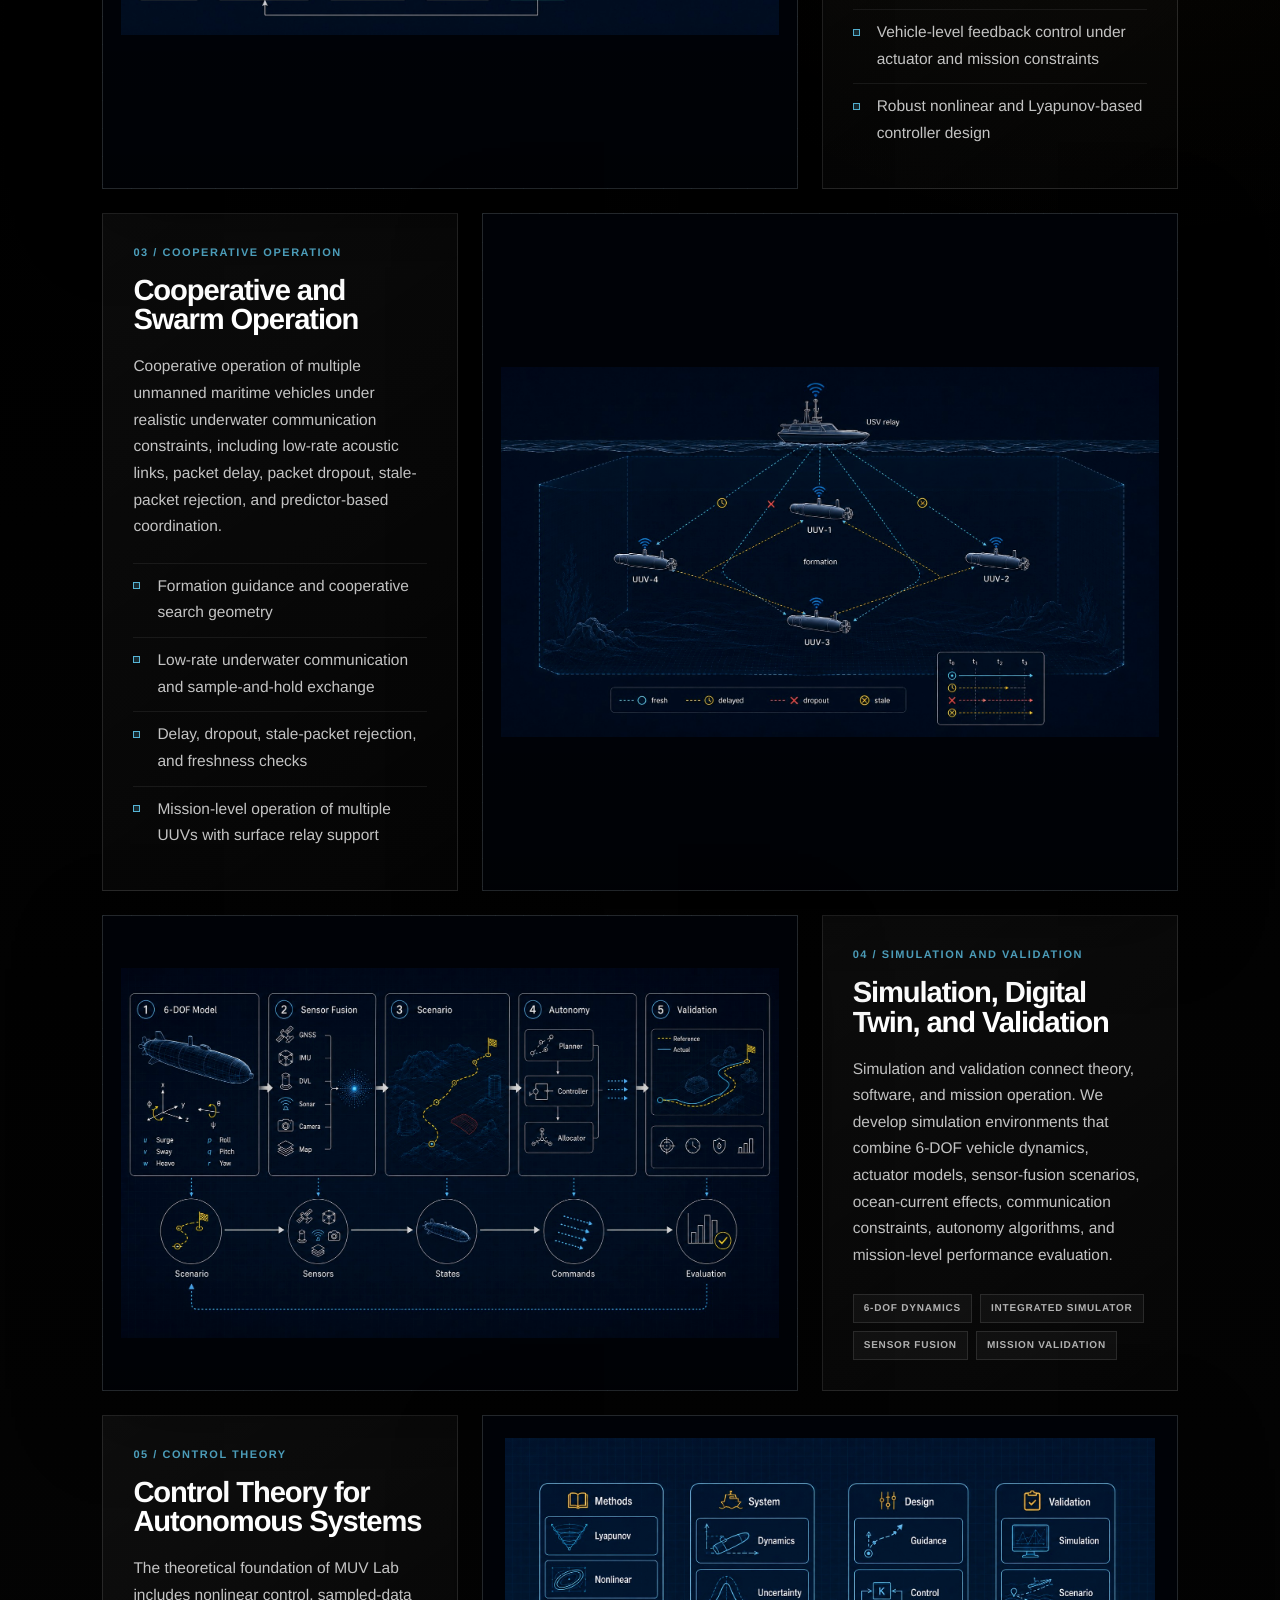
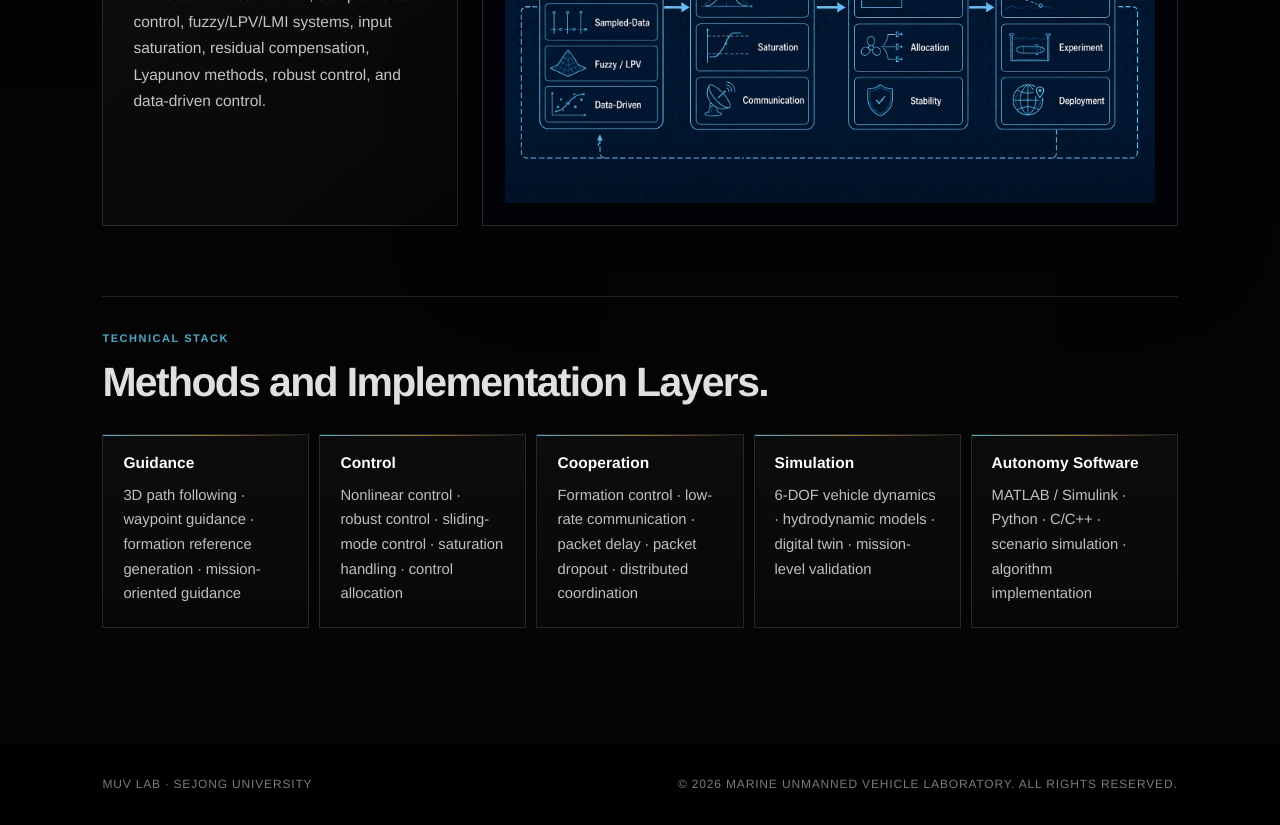
<file: research.html>
<!DOCTYPE html>
<html lang="en">
<head>
  <meta charset="UTF-8" />
  <meta name="viewport" content="width=device-width, initial-scale=1.0" />
  <title>Research | Prof. Dowan Kim | MUV Lab | Sejong University</title>
  <meta name="description" content="Research at MUV Lab led by Prof. Dowan Kim: marine autonomy, nonlinear guidance and control, UUV/USV systems, cooperative operation, and simulation-based validation." />
  <meta name="author" content="Dowan Kim" />
  <meta name="keywords" content="Dowan Kim, Prof. Dowan Kim, Do Wan Kim, D. W. Kim, 김도완, MUV Lab, Marine Unmanned Vehicle Laboratory, Sejong University, marine unmanned vehicles, UUV, USV, AUV, guidance, control, marine autonomy, defense AI, nonlinear control" />
  <link rel="canonical" href="https://muv-sejong.github.io/research.html" />
  <meta property="og:type" content="website" />
  <meta property="og:site_name" content="MUV Lab" />
  <meta property="og:title" content="Research | Prof. Dowan Kim | MUV Lab | Sejong University" />
  <meta property="og:description" content="Research at MUV Lab led by Prof. Dowan Kim: marine autonomy, nonlinear guidance and control, UUV/USV systems, cooperative operation, and simulation-based validation." />
  <meta property="og:url" content="https://muv-sejong.github.io/research.html" />
  <meta property="og:image" content="https://muv-sejong.github.io/assets/poster.jpg" />
  <meta name="twitter:card" content="summary_large_image" />
  <meta name="twitter:title" content="Research | Prof. Dowan Kim | MUV Lab | Sejong University" />
  <meta name="twitter:description" content="Research at MUV Lab led by Prof. Dowan Kim: marine autonomy, nonlinear guidance and control, UUV/USV systems, cooperative operation, and simulation-based validation." />
  <link rel="stylesheet" href="style.css?v=94" />
</head>
<body>

<header class="site-header">
  <a class="brand" href="index.html">MUV LAB</a>
  <button class="nav-toggle" aria-label="Open navigation" aria-expanded="false"><span></span><span></span><span></span></button>
  <nav class="site-nav">
    <a href="research.html">Research</a>
    <a href="projects.html">Projects</a>
    <a href="publications.html">Publications</a>
    <a href="members.html">Members</a>
    <a href="join.html">Join Us</a>
    <a href="contact.html">Contact</a>
  </nav>
</header>


<main>

  <section class="page-hero research-hero research-hero-v60" style="--bg:url('assets/research.png')">
    <div class="panel-overlay"></div>
    <div class="page-hero-content">
      <p class="eyebrow">Research</p>
      <h1>GUIDANCE-AND-CONTROL-CENTERED MARINE AUTONOMY.</h1>
      <p>MUV Lab develops guidance, control, simulation, and autonomy technologies for unmanned underwater and surface vehicles operating under uncertainty, actuator constraints, and communication limitations.</p>
    </div>
  </section>

  <section class="content-section research-v60">
    <div class="section-inner">

      <section class="research-lead-v60">
        <p class="eyebrow small">Research Architecture</p>
        <h2>From Mission Objectives to Validated Autonomy Algorithms.</h2>
        <p>
          MUV Lab studies the complete autonomy pipeline: mission definition, world modeling,
          3D guidance generation, nonlinear control, vehicle dynamics, cooperative operation,
          and simulation-based validation for unmanned underwater and surface vehicles.
        </p>
      </section>

      <section class="research-figure-board-v60 hero-board-v60 lightbox-enabled">
        <div class="figure-copy-v60">
          <p class="eyebrow small">System-Level View</p>
          <h3>Marine Autonomy Research Architecture</h3>
          <p>Mission → World Model → Guidance → Control → Vehicle Dynamics → Validation</p>
        </div>
        <figure>
          <img src="assets/research-architecture-final-v60.jpg" alt="Marine autonomy research architecture concept diagram" draggable="false" loading="lazy" />
        </figure>
      </section>

      <section class="research-architecture-cards-v60">
        <article><span>01</span><h3>Mission</h3><p>Mission region, route plan, operational constraints, and vehicle-level tasks.</p></article>
        <article><span>02</span><h3>World Model</h3><p>Sensor fusion, state estimation, bathymetry, environment, and uncertainty.</p></article>
        <article><span>03</span><h3>Guidance</h3><p>3D reference path, waypoints, heading/pitch commands, and formation references.</p></article>
        <article><span>04</span><h3>Control</h3><p>Tracking, allocation, saturation handling, robustness, and disturbance rejection.</p></article>
        <article><span>05</span><h3>Dynamics</h3><p>UUV / USV dynamics, 6-DOF motion, actuators, hydrodynamics, and disturbances.</p></article>
        <article><span>06</span><h3>Validation</h3><p>Simulation, mission replay, trajectory metrics, safety checks, and performance evaluation.</p></article>
      </section>

      <section class="research-section-title-v60">
        <p class="eyebrow small">Core Research Tracks</p>
        <h2>Research Areas Connected as One Autonomy System.</h2>
      </section>

      <section class="research-track-v60">
        <div class="track-copy-v60">
          <p class="eyebrow small">01 / Mission Autonomy</p>
          <h3>Marine Autonomy and Mission Guidance</h3>
          <p>Mission-level autonomy for unmanned maritime systems, including path planning, path following, waypoint management, mission sequencing, and autonomous operation in underwater and surface environments.</p>
          <div class="tags-v60"><span>UUV / USV</span><span>Mission autonomy</span><span>Path planning</span><span>Waypoint guidance</span></div>
        </div>
        <figure class="research-image-v60 research-image-final-v64 protected-image lightbox-enabled">
          <img src="assets/mission-autonomy-final-v64.jpg" alt="Mission autonomy schematic showing mission area, planned route, reference route, relay link, keep-out area, and UUV tasks" draggable="false" loading="lazy" />
        </figure>
      </section>

      <section class="research-track-v60 reverse">
        <div class="track-copy-v60">
          <p class="eyebrow small">02 / 3D Guidance and Control</p>
          <h3>Nonlinear 3D Guidance and Control</h3>
          <p>Nonlinear guidance and control algorithms for marine vehicles with spatial path-following objectives, underactuated dynamics, actuator limits, model uncertainty, and environmental disturbances.</p>
          <ul class="research-list-v60">
            <li>3D path-following guidance and nearest-point projection</li>
            <li>Cross-track error regulation with heading and pitch command generation</li>
            <li>Vehicle-level feedback control under actuator and mission constraints</li>
            <li>Robust nonlinear and Lyapunov-based controller design</li>
          </ul>
        </div>
        <figure class="research-image-v60 lightbox-enabled">
          <img src="assets/guidance-3d-final-v60.jpg" alt="Three-dimensional UUV and USV guidance and control concept" draggable="false" loading="lazy" />
        </figure>
      </section>

      <section class="research-track-v60">
        <div class="track-copy-v60">
          <p class="eyebrow small">03 / Cooperative Operation</p>
          <h3>Cooperative and Swarm Operation</h3>
          <p>Cooperative operation of multiple unmanned maritime vehicles under realistic underwater communication constraints, including low-rate acoustic links, packet delay, packet dropout, stale-packet rejection, and predictor-based coordination.</p>
          <ul class="research-list-v60">
            <li>Formation guidance and cooperative search geometry</li>
            <li>Low-rate underwater communication and sample-and-hold exchange</li>
            <li>Delay, dropout, stale-packet rejection, and freshness checks</li>
            <li>Mission-level operation of multiple UUVs with surface relay support</li>
          </ul>
        </div>
        <figure class="research-image-v60 lightbox-enabled">
          <img src="assets/swarm-comm-final-v60.jpg" alt="Cooperative UUV swarm operation under communication constraints" draggable="false" loading="lazy" />
        </figure>
      </section>

      <section class="research-track-v60 reverse">
        <div class="track-copy-v60">
          <p class="eyebrow small">04 / Simulation and Validation</p>
          <h3>Simulation, Digital Twin, and Validation</h3>
          <p>Simulation and validation connect theory, software, and mission operation. We develop simulation environments that combine 6-DOF vehicle dynamics, actuator models, sensor-fusion scenarios, ocean-current effects, communication constraints, autonomy algorithms, and mission-level performance evaluation.</p>
          <div class="tags-v60"><span>6-DOF dynamics</span><span>Integrated simulator</span><span>Sensor fusion</span><span>Mission validation</span></div>
        </div>
        <figure class="research-image-v60 lightbox-enabled">
          <img src="assets/digital-twin-final-v60.jpg" alt="Integrated simulator and digital twin concept for marine autonomy" draggable="false" loading="lazy" />
        </figure>
      </section>

      <section class="research-track-v60 theory-track-v60">
        <div class="track-copy-v60">
          <p class="eyebrow small">05 / Control Theory</p>
          <h3>Control Theory for Autonomous Systems</h3>
          <p>The theoretical foundation of MUV Lab includes nonlinear control, sampled-data control, fuzzy/LPV/LMI systems, input saturation, residual compensation, Lyapunov methods, robust control, and data-driven control.</p>
        </div>
        <figure class="research-image-v60 research-image-final-v64 protected-image theory-image-final-v64 lightbox-enabled">
          <img src="assets/control-theory-final-v64.jpg" alt="Control theory system map connecting methods, system modeling, design, and validation" draggable="false" loading="lazy" />
        </figure>
      </section>


      <section class="research-section-title-v60">
        <p class="eyebrow small">Technical Stack</p>
        <h2>Methods and Implementation Layers.</h2>
      </section>

      <section class="research-stack-v60">
        <article><h3>Guidance</h3><p>3D path following · waypoint guidance · formation reference generation · mission-oriented guidance</p></article>
        <article><h3>Control</h3><p>Nonlinear control · robust control · sliding-mode control · saturation handling · control allocation</p></article>
        <article><h3>Cooperation</h3><p>Formation control · low-rate communication · packet delay · packet dropout · distributed coordination</p></article>
        <article><h3>Simulation</h3><p>6-DOF vehicle dynamics · hydrodynamic models · digital twin · mission-level validation</p></article>
        <article><h3>Autonomy Software</h3><p>MATLAB / Simulink · Python · C/C++ · scenario simulation · algorithm implementation</p></article>
      </section>

    </div>
  </section>
</main>


<footer class="site-footer">
  <span>MUV LAB · SEJONG UNIVERSITY</span>
  <span>© 2026 MARINE UNMANNED VEHICLE LABORATORY. All rights reserved.</span>
</footer>
<script src="script.js"></script>

</body>
</html>
</file>
<file: style.css>
:root{
  --bg:#000;--panel:#070707;--text:#fff;--muted:rgba(255,255,255,.72);--muted2:rgba(255,255,255,.52);--line:rgba(255,255,255,.18);
  --header-h:72px;
}
*{box-sizing:border-box}html{scroll-behavior:smooth}body{margin:0;background:#000;color:#fff;font-family:Arial,Helvetica,sans-serif}a{color:inherit}.site-header{position:fixed;top:0;left:0;right:0;height:var(--header-h);display:flex;align-items:center;justify-content:space-between;padding:0 48px;z-index:100;background:linear-gradient(to bottom,rgba(0,0,0,.62),rgba(0,0,0,0))}.brand{text-decoration:none;font-weight:900;letter-spacing:.1em;font-size:20px}.site-nav{display:flex;gap:22px}.site-nav a{text-decoration:none;text-transform:uppercase;font-size:12px;font-weight:900;letter-spacing:.04em}.site-nav a:hover{opacity:.7}.nav-toggle{display:none;background:transparent;color:#fff;border:1px solid rgba(255,255,255,.35);padding:9px 13px;text-transform:uppercase;font-size:11px;font-weight:900;letter-spacing:.08em}.hero{position:relative;height:100vh;min-height:650px;background:linear-gradient(90deg,rgba(0,0,0,.68),rgba(0,0,0,.08)),url('assets/research.png') center/cover no-repeat;overflow:hidden}.hero-video{position:absolute;inset:0;width:100%;height:100%;object-fit:cover;z-index:0}.hero-video-mobile{display:none}.hero-overlay,.panel-overlay{position:absolute;inset:0;background:linear-gradient(90deg,rgba(0,0,0,.72) 0%,rgba(0,0,0,.35) 42%,rgba(0,0,0,.10) 100%),linear-gradient(0deg,rgba(0,0,0,.35),rgba(0,0,0,0));z-index:1}.hero-grid{position:absolute;inset:0;z-index:2;pointer-events:none;opacity:.045;background-image:linear-gradient(rgba(255,255,255,.18) 1px,transparent 1px),linear-gradient(90deg,rgba(255,255,255,.18) 1px,transparent 1px);background-size:34px 34px}.hero-content,.panel-content,.page-hero-content{position:relative;z-index:3}.hero-content{height:100%;display:flex;flex-direction:column;justify-content:flex-end;max-width:980px;padding:0 8vw 12vh}.eyebrow{margin:0 0 18px;color:rgba(255,255,255,.68);text-transform:uppercase;font-size:12px;font-weight:900;letter-spacing:.22em}.hero h1,.page-hero h1{margin:0;line-height:.95;text-transform:uppercase;font-size:clamp(44px,6.7vw,104px);font-weight:900;letter-spacing:-.05em;text-shadow:0 2px 8px rgba(0,0,0,.35)}.hero-subtitle,.page-hero p,.panel-content p{max-width:760px;color:var(--muted);font-size:clamp(17px,1.5vw,23px);line-height:1.55}.hero-actions{display:flex;flex-wrap:wrap;gap:14px;margin-top:28px}.button{display:inline-flex;align-items:center;justify-content:center;width:fit-content;min-width:160px;padding:14px 28px;border:2px solid #fff;color:#fff;background:rgba(0,0,0,.08);text-decoration:none;text-transform:uppercase;font-size:12px;font-weight:900;letter-spacing:.06em;transition:.22s}.button:hover{background:#fff;color:#000}.button.ghost{border-color:rgba(255,255,255,.42);background:rgba(0,0,0,.14)}.landing-panel{position:relative;min-height:92vh;background-image:var(--bg);background-size:cover;background-position:center;display:flex;align-items:flex-end;overflow:hidden}.landing-panel::after,.page-hero::after{content:"";position:absolute;inset:0;z-index:2;pointer-events:none;background:radial-gradient(circle at 70% 40%,rgba(255,255,255,.06),transparent 24%)}.panel-content{padding:0 8vw 10vh;max-width:980px}.panel-content h2{margin:0;max-width:860px;text-transform:uppercase;font-size:clamp(36px,5.4vw,78px);line-height:.96;letter-spacing:-.045em}.keyword-row{display:flex;flex-wrap:wrap;gap:9px;margin:26px 0 30px}.keyword-row span{border:1px solid rgba(255,255,255,.28);padding:8px 11px;text-transform:uppercase;font-size:11px;font-weight:900;color:rgba(255,255,255,.76);letter-spacing:.04em}.metric-grid{display:grid;gap:14px}.metric-grid.compact{grid-template-columns:repeat(3,minmax(140px,1fr));max-width:760px;margin:28px 0 32px}.metric-grid div{padding:18px 20px;border:1px solid rgba(255,255,255,.22);background:rgba(0,0,0,.22);backdrop-filter:blur(2px)}.metric-grid strong{display:block;font-size:clamp(30px,4vw,54px);line-height:1;font-weight:900}.metric-grid span{display:block;margin-top:8px;text-transform:uppercase;letter-spacing:.06em;color:var(--muted);font-size:12px;font-weight:800}.page-hero{position:relative;min-height:74vh;background-image:var(--bg);background-size:cover;background-position:center;display:flex;align-items:flex-end;overflow:hidden}.page-hero-content{padding:0 8vw 9vh;max-width:1100px}.page-metrics{margin-top:34px}.content-section{padding:110px 8vw;background:linear-gradient(180deg,#050505,#000)}.section-inner{max-width:1280px;margin:0 auto}.block-title{margin:0 0 30px;text-transform:uppercase;font-size:clamp(28px,3.6vw,52px);line-height:1;letter-spacing:-.035em}.card-grid{display:grid;gap:18px}.card-grid.four{grid-template-columns:repeat(4,1fr)}.card{min-height:260px;padding:28px;border:1px solid rgba(255,255,255,.12);background:linear-gradient(180deg,rgba(255,255,255,.06),rgba(255,255,255,.025))}.card span{display:block;color:var(--muted2);font-weight:900;letter-spacing:.14em;margin-bottom:34px}.card h3,.feature-card h3,.timeline h3,.profile-grid h3,.profile-large h3,.contact-cards h3,.two-column h3{margin:0 0 14px;text-transform:uppercase;line-height:1.1}.card p,.feature-card p,.timeline p,.profile-grid p,.profile-large p,.contact-cards p,.clean-list li{color:var(--muted);line-height:1.62}.feature-list{display:grid;gap:20px;margin-bottom:76px}.feature-card{padding:40px;border:1px solid rgba(255,255,255,.18);background:linear-gradient(135deg,rgba(255,255,255,.08),rgba(255,255,255,.025))}.feature-card h3{font-size:clamp(28px,4vw,56px);letter-spacing:-.035em}.status{font-size:12px!important;color:#fff!important;text-transform:uppercase;font-weight:900;letter-spacing:.12em}.timeline{border-top:1px solid rgba(255,255,255,.14);margin-bottom:76px}.timeline div{display:grid;grid-template-columns:190px 1fr;gap:28px;padding:24px 0;border-bottom:1px solid rgba(255,255,255,.11)}.timeline time{font-size:13px;color:var(--muted2);font-weight:900;letter-spacing:.07em}.publication-list{padding-left:22px}.publication-list li{margin-bottom:16px;color:var(--muted);line-height:1.55}.publication-years details{border-top:1px solid rgba(255,255,255,.14);padding:22px 0}.publication-years details:last-child{border-bottom:1px solid rgba(255,255,255,.14)}.publication-years summary{cursor:pointer;font-weight:900;text-transform:uppercase;font-size:22px}.publication-years li{margin:13px 0;color:var(--muted);line-height:1.55}.profile-large{display:grid;grid-template-columns:260px 1fr;gap:34px;align-items:center;padding:34px;border:1px solid rgba(255,255,255,.16);background:rgba(255,255,255,.04);margin-bottom:70px}.profile-large img{width:260px;aspect-ratio:1/1;object-fit:cover;border:1px solid rgba(255,255,255,.16)}.profile-large h3{font-size:clamp(30px,4vw,54px);letter-spacing:-.035em}.profile-grid{display:grid;grid-template-columns:repeat(3,1fr);gap:18px;margin-bottom:70px}.profile-grid article{padding:24px;border:1px solid rgba(255,255,255,.14);background:rgba(255,255,255,.035)}.profile-grid img{width:100%;aspect-ratio:4/5;object-fit:cover;margin-bottom:18px;background:#111}.two-column{display:grid;grid-template-columns:1fr 1fr;gap:50px}.clean-list{padding:0;margin:0;list-style:none;border-top:1px solid rgba(255,255,255,.14)}.clean-list li{padding:14px 0;border-bottom:1px solid rgba(255,255,255,.12)}.contact-cards{display:grid;grid-template-columns:1.2fr 1fr 1fr;gap:18px}.contact-cards article{padding:30px;border:1px solid rgba(255,255,255,.15);background:rgba(255,255,255,.04)}.contact-cards a{font-weight:900;text-decoration:none;border-bottom:1px solid rgba(255,255,255,.45)}.site-footer{display:flex;justify-content:space-between;gap:20px;padding:34px 8vw;background:#000;color:rgba(255,255,255,.48);font-size:12px;text-transform:uppercase;letter-spacing:.07em}
.metric-grid.compact.four-metrics{grid-template-columns:repeat(4,minmax(130px,1fr));max-width:980px}
@media(max-width:1100px){.metric-grid.compact.four-metrics{grid-template-columns:repeat(2,minmax(140px,1fr));max-width:760px}.site-nav{gap:14px}.site-nav a{font-size:11px}.card-grid.four{grid-template-columns:repeat(2,1fr)}.contact-cards{grid-template-columns:1fr}.profile-grid{grid-template-columns:1fr 1fr}}
@media(max-width:760px){.site-header{height:64px;padding:0 20px;background:rgba(0,0,0,.86)}.nav-toggle{display:block}.site-nav{position:absolute;top:64px;right:20px;display:none;flex-direction:column;background:rgba(0,0,0,.92);padding:18px;border:1px solid rgba(255,255,255,.18);min-width:210px}.site-nav.open{display:flex}.hero{min-height:560px}.hero-video-pc{display:none}.hero-video-mobile{display:block}.hero-content{padding:0 6vw 7vh}.hero h1,.page-hero h1{font-size:clamp(34px,11vw,56px)}.panel-content,.page-hero-content{padding:0 6vw 8vh}.landing-panel{min-height:86vh}.panel-content h2{font-size:clamp(32px,10vw,52px)}.metric-grid.compact{grid-template-columns:1fr}.content-section{padding:82px 6vw}.card-grid.four,.profile-grid,.two-column{grid-template-columns:1fr}.timeline div{grid-template-columns:1fr;gap:8px}.profile-large{grid-template-columns:1fr}.profile-large img{width:210px}.site-footer{flex-direction:column;padding:30px 6vw}}
@media(min-aspect-ratio:19/9){.hero-video-pc{object-fit:contain;background:#000}}

/* v29 mobile: keep the SpaceX-like crop instead of shrinking the whole image */
@media(max-width:760px){
  .landing-panel,
  .page-hero{
    background-size:cover !important;
    background-position:center center !important;
    background-repeat:no-repeat !important;
  }
  .hero-video-mobile{
    object-fit:cover !important;
    object-position:center center !important;
  }
}

/* v29 wide-screen typography: prevent long titles from breaking into one-word lines */
@media(min-width:1400px){
  .hero-content{
    max-width:1180px;
  }
  .panel-content{
    max-width:1180px;
  }
  .panel-content h2{
    max-width:1120px;
    font-size:clamp(48px,4.45vw,84px);
    line-height:.96;
    letter-spacing:-.048em;
  }
  .hero h1,
  .page-hero h1{
    max-width:1180px;
    font-size:clamp(54px,5.7vw,108px);
  }
  .page-hero-content{
    max-width:1260px;
  }
}

@media(min-width:1800px){
  .panel-content{
    max-width:1320px;
  }
  .panel-content h2{
    max-width:1260px;
    font-size:clamp(56px,4.0vw,88px);
  }
  .hero h1,
  .page-hero h1{
    max-width:1320px;
  }
}

/* v30: wide monitor and detail-page balance */
@media(min-aspect-ratio:19/9){
  .hero-video-pc{
    object-fit:cover !important;
    object-position:center center !important;
    background:transparent !important;
  }
}

.page-hero{
  min-height:62vh;
}

.page-hero-content{
  max-width:1220px;
  padding:0 8vw 7vh;
}

.page-hero h1{
  max-width:1080px;
  font-size:clamp(34px,4.6vw,76px);
  line-height:1.02;
  letter-spacing:-.045em;
}

.page-hero p{
  max-width:840px;
  font-size:clamp(16px,1.25vw,21px);
}

.page-metrics{
  margin-top:26px;
}

@media(min-width:1500px){
  .page-hero{
    min-height:60vh;
  }
  .page-hero h1{
    max-width:1180px;
    font-size:clamp(42px,4.0vw,78px);
  }
  .panel-content{
    max-width:1240px;
  }
  .panel-content h2{
    max-width:1160px;
    font-size:clamp(44px,4.1vw,80px);
  }
}

/* v30 mobile: keep cinematic crop, not contain */
@media(max-width:760px){
  .landing-panel,
  .page-hero{
    background-size:cover !important;
    background-position:center center !important;
    background-repeat:no-repeat !important;
  }
  .hero-video-mobile{
    object-fit:cover !important;
    object-position:center center !important;
  }
  .page-hero{
    min-height:64vh;
  }
  .page-hero-content{
    padding:0 6vw 6vh;
  }
  .page-hero h1{
    font-size:clamp(30px,9vw,46px);
    line-height:1.02;
  }
  .page-metrics{
    margin-top:22px;
  }
}

/* v31: detail-page vertical balance and wide-monitor readability */
@media(min-aspect-ratio:19/9){
  .hero-video-pc{
    object-fit:cover !important;
    object-position:center center !important;
    background:transparent !important;
  }
}

/* Detail pages: move title block down, reduce title burden, unify heights */
.page-hero{
  min-height:78vh !important;
  display:flex !important;
  align-items:flex-end !important;
}

.page-hero-content{
  width:100%;
  max-width:1180px !important;
  padding:0 8vw 10vh !important;
}

.page-hero .eyebrow{
  margin-bottom:16px !important;
}

.page-hero h1{
  max-width:980px !important;
  font-size:clamp(34px,4.05vw,64px) !important;
  line-height:1.04 !important;
  letter-spacing:-.042em !important;
}

.page-hero p{
  max-width:780px !important;
  font-size:clamp(16px,1.15vw,20px) !important;
  line-height:1.55 !important;
}

.page-metrics{
  margin-top:24px !important;
}

.page-metrics.metric-grid.compact,
.page-hero .metric-grid.compact{
  gap:12px !important;
  max-width:940px !important;
}

.page-hero .metric-grid div{
  padding:14px 16px !important;
}

.page-hero .metric-grid strong{
  font-size:clamp(26px,2.8vw,42px) !important;
}

.page-hero .metric-grid span{
  font-size:10.5px !important;
  line-height:1.25 !important;
}

/* More horizontal room on wide monitors, but keep title smaller */
@media(min-width:1500px){
  .page-hero-content{
    max-width:1320px !important;
  }
  .page-hero h1{
    max-width:1120px !important;
    font-size:clamp(42px,3.55vw,66px) !important;
  }
  .page-hero p{
    max-width:850px !important;
  }
}

/* Very wide and short browser windows: prevent top crowding */
@media(min-width:1500px) and (max-height:760px){
  .page-hero{
    min-height:88vh !important;
  }
  .page-hero-content{
    padding-bottom:8vh !important;
  }
  .page-hero h1{
    font-size:clamp(36px,3.05vw,58px) !important;
    max-width:1080px !important;
  }
  .page-hero p{
    font-size:16px !important;
    max-width:760px !important;
  }
  .page-hero .metric-grid div{
    padding:12px 14px !important;
  }
  .page-hero .metric-grid strong{
    font-size:34px !important;
  }
}

/* Landing-page panels remain cinematic, but avoid one-word line breaks on wide screens */
@media(min-width:1500px){
  .panel-content{
    max-width:1280px !important;
  }
  .panel-content h2{
    max-width:1160px !important;
    font-size:clamp(46px,3.9vw,78px) !important;
    line-height:.98 !important;
  }
}

/* Mobile: keep cinematic crop, not full-image shrink */
@media(max-width:760px){
  .landing-panel,
  .page-hero{
    background-size:cover !important;
    background-position:center center !important;
    background-repeat:no-repeat !important;
  }
  .hero-video-mobile{
    object-fit:cover !important;
    object-position:center center !important;
  }
  .page-hero{
    min-height:72vh !important;
  }
  .page-hero-content{
    padding:0 6vw 7vh !important;
  }
  .page-hero h1{
    font-size:clamp(30px,8.8vw,44px) !important;
    line-height:1.04 !important;
  }
}

/* v33: joinus image/link safety + unified detail-page hero */
.page-hero{
  min-height:74vh !important;
  height:74vh !important;
  display:flex !important;
  align-items:flex-end !important;
  background-size:cover !important;
  background-position:center center !important;
  background-repeat:no-repeat !important;
}
.page-hero-content{
  width:100% !important;
  max-width:1180px !important;
  padding:0 8vw 8.5vh !important;
}
.page-hero h1{
  max-width:980px !important;
  font-size:clamp(34px,3.85vw,64px) !important;
  line-height:1.04 !important;
  letter-spacing:-.042em !important;
}
.page-hero p{
  max-width:780px !important;
  font-size:clamp(16px,1.15vw,20px) !important;
  line-height:1.55 !important;
}
@media(min-aspect-ratio:19/9){
  .hero-video-pc{
    object-fit:cover !important;
    object-position:center center !important;
    background:transparent !important;
  }
}
@media(max-width:760px){
  .landing-panel,
  .page-hero{
    background-size:cover !important;
    background-position:center center !important;
    background-repeat:no-repeat !important;
  }
  .hero-video-mobile{
    object-fit:cover !important;
    object-position:center center !important;
  }
  .page-hero{
    min-height:72vh !important;
    height:72vh !important;
  }
  .page-hero-content{
    padding:0 6vw 7vh !important;
  }
  .page-hero h1{
    font-size:clamp(30px,8.8vw,44px) !important;
  }
}

/* v34: mobile detail hero lower height + PI profile layout */
@media(max-width:760px){
  .page-hero{
    min-height:56vh !important;
    height:56vh !important;
  }
  .page-hero-content{
    padding:0 6vw 5.5vh !important;
  }
  .page-hero h1{
    font-size:clamp(28px,8vw,40px) !important;
    line-height:1.04 !important;
  }
  .page-hero p{
    font-size:15px !important;
    line-height:1.5 !important;
    max-width:92vw !important;
  }
  .page-hero .metric-grid.compact,
  .page-metrics.metric-grid.compact{
    display:grid !important;
    grid-template-columns:repeat(2,minmax(0,1fr)) !important;
    gap:8px !important;
    max-width:100% !important;
  }
  .page-hero .metric-grid div{
    padding:10px 11px !important;
  }
  .page-hero .metric-grid strong{
    font-size:26px !important;
  }
  .page-hero .metric-grid span{
    font-size:9px !important;
    line-height:1.2 !important;
  }
}

/* PI page style */
.pi-profile-wide{
  display:grid;
  grid-template-columns:280px 1fr;
  gap:38px;
  align-items:start;
  padding:36px;
  border:1px solid rgba(255,255,255,.16);
  background:rgba(255,255,255,.04);
  margin-bottom:54px;
}
.pi-photo-wrap img{
  width:280px;
  aspect-ratio:1/1;
  object-fit:cover;
  border:1px solid rgba(255,255,255,.18);
  background:#111;
}
.pi-info h3{
  margin:0 0 12px;
  font-size:clamp(34px,4.2vw,58px);
  line-height:1;
  text-transform:uppercase;
  letter-spacing:-.04em;
}
.pi-affiliation{
  color:rgba(255,255,255,.82)!important;
  font-weight:700;
}
.profile-link-row{
  display:flex;
  flex-wrap:wrap;
  gap:10px;
  margin-top:22px;
}
.profile-link-row a{
  padding:10px 12px;
  border:1px solid rgba(255,255,255,.28);
  text-decoration:none;
  text-transform:uppercase;
  font-size:11px;
  font-weight:900;
  letter-spacing:.05em;
}
.profile-link-row a:hover{
  background:#fff;
  color:#000;
}
.pi-detail-grid{
  display:grid;
  grid-template-columns:repeat(2,1fr);
  gap:24px;
  margin-bottom:76px;
}
.pi-detail-grid article{
  padding:28px;
  border:1px solid rgba(255,255,255,.14);
  background:rgba(255,255,255,.035);
}
.pi-detail-grid h3{
  margin:0 0 18px;
  text-transform:uppercase;
}
.members-grid{
  grid-template-columns:repeat(5,1fr);
}
.profile-placeholder{
  width:100%;
  aspect-ratio:4/5;
  display:flex;
  align-items:center;
  justify-content:center;
  margin-bottom:18px;
  border:1px solid rgba(255,255,255,.16);
  background:
    linear-gradient(135deg,rgba(255,255,255,.08),rgba(255,255,255,.02)),
    radial-gradient(circle at 70% 20%,rgba(255,255,255,.12),transparent 28%);
  font-size:42px;
  font-weight:900;
  letter-spacing:.08em;
  color:rgba(255,255,255,.72);
}
@media(max-width:1200px){
  .members-grid{
    grid-template-columns:repeat(3,1fr);
  }
}
@media(max-width:900px){
  .pi-profile-wide,
  .pi-detail-grid{
    grid-template-columns:1fr;
  }
  .pi-photo-wrap img{
    width:220px;
  }
  .members-grid{
    grid-template-columns:repeat(2,1fr);
  }
}
@media(max-width:560px){
  .members-grid{
    grid-template-columns:1fr;
  }
}

/* v35: PI refinement, icon links, less-cropped professor photo, lower mobile hero height */
.pi-profile-wide{
  grid-template-columns:220px 1fr !important;
  align-items:center !important;
}

.pi-photo-wrap{
  width:220px !important;
  height:280px !important;
  display:flex !important;
  align-items:center !important;
  justify-content:center !important;
  background:#0a0a0a !important;
  border:1px solid rgba(255,255,255,.16) !important;
  overflow:hidden !important;
}

.pi-photo-wrap img{
  width:100% !important;
  height:100% !important;
  object-fit:contain !important;
  object-position:center center !important;
  border:0 !important;
  background:#0a0a0a !important;
}

.icon-links a{
  display:inline-flex !important;
  align-items:center !important;
  gap:8px !important;
  padding:9px 12px !important;
}

.profile-icon{
  width:22px !important;
  height:22px !important;
  display:inline-flex !important;
  align-items:center !important;
  justify-content:center !important;
  border-radius:999px !important;
  font-size:10px !important;
  font-weight:900 !important;
  line-height:1 !important;
  letter-spacing:0 !important;
}

.scholar-icon{
  background:#fff !important;
  color:#111 !important;
}

.orcid-icon{
  background:#a6ce39 !important;
  color:#fff !important;
}

.pure-icon{
  background:#1f5f9f !important;
  color:#fff !important;
}

.award-list{
  padding:0 !important;
  margin:0 !important;
  list-style:none !important;
  border-top:1px solid rgba(255,255,255,.14) !important;
}

.award-list li{
  display:grid !important;
  grid-template-columns:78px 1fr !important;
  gap:14px !important;
  padding:12px 0 !important;
  border-bottom:1px solid rgba(255,255,255,.12) !important;
}

.award-list time{
  color:rgba(255,255,255,.52) !important;
  font-size:12px !important;
  font-weight:900 !important;
}

.award-list strong{
  display:block !important;
  color:#fff !important;
  font-size:14px !important;
  line-height:1.35 !important;
}

.award-list span{
  display:block !important;
  color:rgba(255,255,255,.62) !important;
  font-size:12px !important;
  margin-top:3px !important;
}

/* Mobile detail pages: make hero significantly shorter */
@media(max-width:760px){
  .page-hero{
    min-height:46vh !important;
    height:46svh !important;
  }

  .page-hero-content{
    padding:0 6vw 4.5vh !important;
  }

  .page-hero h1{
    font-size:clamp(25px,7.4vw,36px) !important;
    line-height:1.04 !important;
    max-width:94vw !important;
  }

  .page-hero p{
    font-size:13.5px !important;
    line-height:1.45 !important;
    max-width:92vw !important;
    margin-top:10px !important;
  }

  .page-hero .metric-grid.compact,
  .page-metrics.metric-grid.compact{
    grid-template-columns:repeat(2,minmax(0,1fr)) !important;
    gap:6px !important;
    margin-top:14px !important;
  }

  .page-hero .metric-grid div{
    padding:8px 9px !important;
  }

  .page-hero .metric-grid strong{
    font-size:22px !important;
  }

  .page-hero .metric-grid span{
    font-size:8.5px !important;
    line-height:1.15 !important;
  }

  .pi-profile-wide{
    grid-template-columns:1fr !important;
    padding:24px !important;
  }

  .pi-photo-wrap{
    width:190px !important;
    height:240px !important;
  }

  .pi-info h3{
    font-size:36px !important;
  }

  .award-list li{
    grid-template-columns:72px 1fr !important;
  }
}

/* v36: real profile icons for Google Scholar / ORCID / Elsevier Pure */
.real-icon-links{
  gap:12px !important;
}

.real-icon-links a{
  display:inline-flex !important;
  align-items:center !important;
  gap:9px !important;
  padding:9px 12px !important;
  border:1px solid rgba(255,255,255,.28) !important;
  border-radius:0 !important;
  background:rgba(0,0,0,.18) !important;
}

.real-icon-links a:hover{
  background:#fff !important;
  color:#000 !important;
}

.real-icon-links img{
  width:24px !important;
  height:24px !important;
  object-fit:contain !important;
  display:block !important;
  border:0 !important;
  background:transparent !important;
  flex:0 0 24px !important;
}

.real-icon-links span{
  display:inline-block !important;
  font-size:11px !important;
  font-weight:900 !important;
  text-transform:uppercase !important;
  letter-spacing:.05em !important;
}

@media(max-width:560px){
  .real-icon-links{
    flex-direction:column !important;
    align-items:flex-start !important;
  }
}

/* v37: refined Members page */
.members-content{
  background:
    radial-gradient(circle at 78% 12%, rgba(255,255,255,.075), transparent 26%),
    linear-gradient(180deg,#030303,#000 38%,#030303);
}

.pi-feature-block{
  display:grid;
  grid-template-columns:260px 1fr;
  gap:34px;
  align-items:stretch;
  margin-bottom:34px;
}

.pi-portrait-panel,
.pi-main-panel,
.refined-panel,
.service-strip,
.researcher-card,
.track-grid article{
  border:1px solid rgba(255,255,255,.13);
  background:
    linear-gradient(135deg, rgba(255,255,255,.055), rgba(255,255,255,.018));
  box-shadow:0 22px 70px rgba(0,0,0,.28);
}

.pi-portrait-panel{
  display:flex;
  align-items:center;
  justify-content:center;
  padding:24px;
}

.pi-portrait-frame{
  width:210px;
  height:275px;
  display:flex;
  align-items:center;
  justify-content:center;
  background:#070707;
  border:1px solid rgba(255,255,255,.16);
  overflow:hidden;
}

.pi-portrait-frame img{
  width:100%;
  height:100%;
  object-fit:contain;
  object-position:center center;
  background:#070707;
  border:0;
}

.pi-main-panel{
  padding:44px;
  display:flex;
  flex-direction:column;
  justify-content:center;
}

.eyebrow.small{
  font-size:11px;
  letter-spacing:.18em;
  margin-bottom:14px;
}

.pi-main-panel h2{
  margin:0;
  text-transform:uppercase;
  font-size:clamp(46px,5.2vw,84px);
  line-height:.9;
  letter-spacing:-.055em;
}

.pi-title{
  margin:22px 0 0;
  color:rgba(255,255,255,.78);
  font-size:clamp(16px,1.4vw,21px);
  line-height:1.55;
}

.real-icon-links{
  display:flex;
  flex-wrap:wrap;
  gap:12px;
  margin-top:28px;
}

.real-icon-links a{
  display:inline-flex;
  align-items:center;
  gap:9px;
  padding:9px 12px;
  border:1px solid rgba(255,255,255,.26);
  background:rgba(0,0,0,.20);
  text-decoration:none;
  transition:.22s;
}

.real-icon-links a:hover{
  background:#fff;
  color:#000;
}

.real-icon-links img{
  width:24px;
  height:24px;
  object-fit:contain;
  border:0;
  background:transparent;
}

.real-icon-links span{
  text-transform:uppercase;
  font-size:11px;
  font-weight:900;
  letter-spacing:.05em;
}

.pi-info-layout{
  display:grid;
  grid-template-columns:.92fr 1.18fr;
  gap:24px;
  align-items:start;
  margin-bottom:32px;
}

.pi-info-left{
  display:grid;
  gap:24px;
}

.refined-panel{
  padding:30px;
}

.refined-panel h3,
.service-strip h3{
  margin:0 0 22px;
  text-transform:uppercase;
  font-size:17px;
  letter-spacing:.04em;
}

.refined-panel .clean-list{
  border-top:1px solid rgba(255,255,255,.10);
}

.refined-panel .clean-list li{
  padding:15px 0;
  border-bottom:1px solid rgba(255,255,255,.08);
  color:rgba(255,255,255,.82);
  line-height:1.55;
}

.awards-panel{
  min-height:100%;
}

.refined-awards{
  padding:0;
  margin:0;
  list-style:none;
  border-top:1px solid rgba(255,255,255,.10);
}

.refined-awards li{
  display:grid;
  grid-template-columns:86px 1fr;
  gap:18px;
  padding:13px 0;
  border-bottom:1px solid rgba(255,255,255,.08);
}

.refined-awards time{
  color:rgba(255,255,255,.50);
  font-size:12px;
  font-weight:900;
  letter-spacing:.03em;
}

.refined-awards strong{
  display:block;
  color:#fff;
  font-size:15px;
  line-height:1.36;
}

.refined-awards span{
  display:block;
  margin-top:4px;
  color:rgba(255,255,255,.55);
  font-size:12px;
}

.service-strip{
  padding:26px 30px 30px;
  margin-bottom:84px;
}

.service-strip .eyebrow{
  margin:0 0 16px;
}

.service-tags{
  display:flex;
  flex-wrap:wrap;
  gap:10px;
}

.service-tags span{
  display:inline-flex;
  align-items:center;
  padding:9px 12px;
  border:1px solid rgba(255,255,255,.14);
  background:rgba(255,255,255,.035);
  color:rgba(255,255,255,.78);
  font-size:13px;
  line-height:1.35;
}

.members-section,
.track-section{
  margin-top:72px;
}

.section-heading-row{
  display:flex;
  align-items:end;
  justify-content:space-between;
  gap:32px;
  margin-bottom:24px;
}

.section-heading-row .block-title{
  margin:0;
}

.section-heading-row p{
  max-width:440px;
  color:rgba(255,255,255,.58);
  line-height:1.55;
  margin:0 0 5px;
}

.researcher-grid{
  display:grid;
  grid-template-columns:repeat(5,minmax(0,1fr));
  gap:18px;
}

.researcher-card{
  padding:18px;
  min-height:430px;
  display:flex;
  flex-direction:column;
  transition:.22s;
}

.researcher-card:hover,
.track-grid article:hover{
  transform:translateY(-3px);
  border-color:rgba(255,255,255,.26);
  background:linear-gradient(135deg, rgba(255,255,255,.075), rgba(255,255,255,.024));
}

.researcher-card img,
.member-photo-placeholder{
  width:100%;
  aspect-ratio:4/5;
  object-fit:cover;
  object-position:center top;
  background:#111;
  border:1px solid rgba(255,255,255,.13);
  margin-bottom:18px;
}

.member-photo-placeholder{
  display:flex;
  align-items:center;
  justify-content:center;
  font-size:40px;
  font-weight:900;
  letter-spacing:.08em;
  color:rgba(255,255,255,.78);
  background:
    radial-gradient(circle at 50% 25%, rgba(255,255,255,.10), transparent 30%),
    linear-gradient(135deg, rgba(255,255,255,.06), rgba(255,255,255,.015));
}

.member-role{
  display:block;
  color:rgba(255,255,255,.52);
  font-size:11px;
  font-weight:900;
  letter-spacing:.08em;
  text-transform:uppercase;
  line-height:1.35;
  min-height:30px;
}

.researcher-card h3{
  margin:10px 0 8px;
  font-size:17px;
  text-transform:uppercase;
  line-height:1.05;
}

.researcher-card p{
  margin:0 0 18px;
  color:rgba(255,255,255,.78);
  line-height:1.48;
}

.researcher-card small{
  display:block;
  color:rgba(255,255,255,.58);
  line-height:1.55;
  font-size:13px;
}

.track-grid{
  display:grid;
  grid-template-columns:repeat(4,minmax(0,1fr));
  gap:18px;
}

.track-grid article{
  min-height:245px;
  padding:26px;
}

.track-grid span{
  display:block;
  margin-bottom:28px;
  color:rgba(255,255,255,.48);
  font-size:13px;
  font-weight:900;
  letter-spacing:.12em;
}

.track-grid h3{
  margin:0 0 16px;
  text-transform:uppercase;
  font-size:19px;
  line-height:1.04;
}

.track-grid p{
  margin:0;
  color:rgba(255,255,255,.66);
  line-height:1.55;
}

@media(max-width:1180px){
  .researcher-grid{
    grid-template-columns:repeat(3,minmax(0,1fr));
  }
  .track-grid{
    grid-template-columns:repeat(2,minmax(0,1fr));
  }
}

@media(max-width:980px){
  .pi-feature-block,
  .pi-info-layout{
    grid-template-columns:1fr;
  }
  .pi-portrait-panel{
    justify-content:flex-start;
  }
  .section-heading-row{
    display:block;
  }
  .section-heading-row p{
    margin-top:12px;
  }
}

@media(max-width:760px){
  .members-content{
    padding-top:70px;
  }
  .pi-main-panel,
  .refined-panel,
  .service-strip{
    padding:24px;
  }
  .pi-main-panel h2{
    font-size:44px;
  }
  .pi-portrait-frame{
    width:180px;
    height:232px;
  }
  .researcher-grid,
  .track-grid{
    grid-template-columns:1fr;
  }
  .researcher-card{
    min-height:auto;
  }
  .researcher-card img,
  .member-photo-placeholder{
    max-width:260px;
  }
  .refined-awards li{
    grid-template-columns:76px 1fr;
  }
  .service-strip{
    margin-bottom:64px;
  }
}

/* v38: minimal Members copy + keyword-driven cards */
.simple-heading{
  margin-bottom:28px !important;
}

.simple-heading .block-title{
  margin:0 !important;
}

.member-keywords{
  display:flex;
  flex-wrap:wrap;
  gap:7px;
  margin-top:auto;
}

.member-keywords span{
  display:inline-flex;
  align-items:center;
  padding:6px 8px;
  border:1px solid rgba(255,255,255,.14);
  background:rgba(255,255,255,.035);
  color:rgba(255,255,255,.68);
  font-size:11px;
  line-height:1.25;
  font-weight:700;
}

.track-keywords{
  list-style:none;
  padding:0;
  margin:0;
  display:grid;
  gap:9px;
}

.track-keywords li{
  position:relative;
  padding-left:16px;
  color:rgba(255,255,255,.72);
  font-size:14px;
  line-height:1.45;
}

.track-keywords li::before{
  content:"";
  position:absolute;
  left:0;
  top:.72em;
  width:5px;
  height:5px;
  border-radius:999px;
  background:rgba(255,255,255,.55);
}

.researcher-card p{
  margin-bottom:18px !important;
}

.track-grid article{
  min-height:230px !important;
}

.track-grid h3{
  margin-bottom:18px !important;
}

.track-grid p{
  display:none;
}

@media(max-width:760px){
  .simple-heading{
    margin-bottom:20px !important;
  }

  .member-keywords{
    margin-top:16px;
  }

  .track-grid article{
    min-height:auto !important;
  }
}

/* v39: compact one-line research track titles */
.track-grid h3{
  font-size:18px !important;
  letter-spacing:-.025em !important;
  white-space:normal !important;
}

@media(min-width:1000px){
  .track-grid h3{
    min-height:24px !important;
  }
}

/* v40: refined Join page */
.join-content{
  background:
    radial-gradient(circle at 78% 10%, rgba(255,255,255,.075), transparent 26%),
    linear-gradient(180deg,#030303,#000 40%,#030303);
}

.join-intro-grid{
  display:grid;
  grid-template-columns:repeat(3,minmax(0,1fr));
  gap:18px;
  margin-bottom:86px;
}

.join-intro-grid article,
.position-grid article,
.join-track-grid article,
.apply-timeline article,
.join-final-cta{
  border:1px solid rgba(255,255,255,.13);
  background:linear-gradient(135deg, rgba(255,255,255,.055), rgba(255,255,255,.018));
  box-shadow:0 22px 70px rgba(0,0,0,.28);
}

.join-intro-grid article{
  padding:30px;
  min-height:240px;
  transition:.22s;
}

.join-intro-grid article:hover,
.position-grid article:hover,
.join-track-grid article:hover,
.apply-timeline article:hover{
  transform:translateY(-3px);
  border-color:rgba(255,255,255,.26);
  background:linear-gradient(135deg, rgba(255,255,255,.075), rgba(255,255,255,.024));
}

.join-intro-grid span,
.position-index,
.join-track-grid > article > span,
.apply-timeline > article > span{
  display:block;
  margin:0 0 30px;
  color:rgba(255,255,255,.48);
  font-size:13px;
  font-weight:900;
  letter-spacing:.12em;
}

.join-intro-grid h2{
  margin:0 0 18px;
  text-transform:uppercase;
  font-size:clamp(22px,2vw,32px);
  line-height:1.02;
  letter-spacing:-.035em;
}

.join-intro-grid p{
  margin:0;
  color:rgba(255,255,255,.65);
  line-height:1.55;
}

.join-section{
  margin-top:82px;
}

.position-grid{
  display:grid;
  grid-template-columns:repeat(6,minmax(0,1fr));
  gap:18px;
}

.position-grid article{
  padding:28px;
  min-height:260px;
  display:flex;
  flex-direction:column;
}

.position-grid article:nth-child(1),
.position-grid article:nth-child(2),
.position-grid article:nth-child(3){
  grid-column:span 2;
}

.position-grid article:nth-child(4),
.position-grid article:nth-child(5){
  grid-column:span 3;
}

.position-grid h3{
  margin:0 0 24px;
  text-transform:uppercase;
  font-size:clamp(20px,1.8vw,30px);
  line-height:1.04;
  letter-spacing:-.035em;
}

.position-tags{
  display:flex;
  flex-wrap:wrap;
  gap:7px;
  margin-top:auto;
}

.position-tags span{
  display:inline-flex;
  align-items:center;
  padding:7px 9px;
  border:1px solid rgba(255,255,255,.14);
  background:rgba(255,255,255,.035);
  color:rgba(255,255,255,.68);
  font-size:12px;
  line-height:1.25;
  font-weight:700;
}

.join-track-grid{
  display:grid;
  grid-template-columns:repeat(4,minmax(0,1fr));
  gap:18px;
}

.join-track-grid article{
  min-height:230px;
  padding:26px;
}

.join-track-grid h3{
  margin:0 0 18px;
  text-transform:uppercase;
  font-size:18px;
  line-height:1.04;
  letter-spacing:-.025em;
}

.join-track-grid ul{
  list-style:none;
  padding:0;
  margin:0;
  display:grid;
  gap:9px;
}

.join-track-grid li{
  position:relative;
  padding-left:16px;
  color:rgba(255,255,255,.72);
  font-size:14px;
  line-height:1.45;
}

.join-track-grid li::before{
  content:"";
  position:absolute;
  left:0;
  top:.72em;
  width:5px;
  height:5px;
  border-radius:999px;
  background:rgba(255,255,255,.55);
}

.apply-timeline{
  display:grid;
  grid-template-columns:repeat(4,minmax(0,1fr));
  gap:18px;
}

.apply-timeline article{
  padding:26px;
  min-height:215px;
}

.apply-timeline h3{
  margin:0 0 14px;
  text-transform:uppercase;
  font-size:22px;
  line-height:1.04;
}

.apply-timeline p{
  margin:0;
  color:rgba(255,255,255,.66);
  line-height:1.55;
}

.apply-timeline a{
  color:#fff;
  font-weight:900;
  text-decoration:none;
  border-bottom:1px solid rgba(255,255,255,.48);
}

.join-final-cta{
  margin-top:92px;
  padding:48px;
}

.join-final-cta h2{
  margin:0;
  max-width:920px;
  text-transform:uppercase;
  font-size:clamp(30px,4vw,62px);
  line-height:.98;
  letter-spacing:-.045em;
}

@media(max-width:1100px){
  .join-intro-grid,
  .join-track-grid,
  .apply-timeline{
    grid-template-columns:repeat(2,minmax(0,1fr));
  }

  .position-grid{
    grid-template-columns:repeat(2,minmax(0,1fr));
  }

  .position-grid article:nth-child(n){
    grid-column:auto;
  }
}

@media(max-width:760px){
  .join-intro-grid,
  .join-track-grid,
  .apply-timeline,
  .position-grid{
    grid-template-columns:1fr;
  }

  .join-intro-grid{
    margin-bottom:64px;
  }

  .join-section{
    margin-top:64px;
  }

  .join-intro-grid article,
  .position-grid article,
  .join-track-grid article,
  .apply-timeline article{
    min-height:auto;
    padding:24px;
  }

  .join-final-cta{
    margin-top:70px;
    padding:30px 24px;
  }

  .join-final-cta h2{
    font-size:34px;
  }
}

/* v41: highest-polish Join page + hamburger mobile navigation */
.nav-toggle{
  width:42px !important;
  height:38px !important;
  padding:0 !important;
  align-items:center !important;
  justify-content:center !important;
  flex-direction:column !important;
  gap:5px !important;
  font-size:0 !important;
}

.nav-toggle span{
  display:block !important;
  width:19px !important;
  height:2px !important;
  background:#fff !important;
  border-radius:2px !important;
  transition:.22s !important;
}

.nav-toggle[aria-expanded="true"] span:nth-child(1){
  transform:translateY(7px) rotate(45deg) !important;
}

.nav-toggle[aria-expanded="true"] span:nth-child(2){
  opacity:0 !important;
}

.nav-toggle[aria-expanded="true"] span:nth-child(3){
  transform:translateY(-7px) rotate(-45deg) !important;
}

/* Join page: make the hero clean, no application button clutter */
.join-hero .hero-actions{
  display:none !important;
}

.join-intro-section{
  margin-top:0 !important;
}

.join-intro-grid{
  margin-bottom:76px !important;
}

.join-intro-grid article{
  min-height:210px !important;
}

.join-intro-grid h2{
  font-size:clamp(20px,1.75vw,28px) !important;
}

/* Open Positions: desktop one-line, balanced 5-card layout */
.position-grid{
  grid-template-columns:repeat(5,minmax(0,1fr)) !important;
  gap:16px !important;
}

.position-grid article:nth-child(n){
  grid-column:auto !important;
}

.position-grid article{
  min-height:245px !important;
  padding:24px !important;
}

.position-grid h3{
  font-size:clamp(18px,1.28vw,23px) !important;
  line-height:1.06 !important;
  min-height:52px !important;
}

.position-tags span{
  font-size:11px !important;
  padding:6px 8px !important;
}

/* Smaller, cleaner final CTA */
.refined-join-cta{
  margin-top:86px !important;
  padding:38px 40px !important;
  max-width:980px !important;
}

.refined-join-cta h2{
  max-width:760px !important;
  font-size:clamp(26px,2.8vw,44px) !important;
  line-height:1.02 !important;
  letter-spacing:-.04em !important;
}

.refined-join-cta p:not(.eyebrow){
  max-width:620px !important;
  margin:18px 0 0 !important;
  color:rgba(255,255,255,.64) !important;
  font-size:16px !important;
  line-height:1.55 !important;
}

.refined-join-cta .hero-actions{
  margin-top:28px !important;
}

/* Tablet fallback: 3 + 2, but not before typical desktop width */
@media(max-width:1180px){
  .position-grid{
    grid-template-columns:repeat(3,minmax(0,1fr)) !important;
  }
}

/* Mobile */
@media(max-width:760px){
  .nav-toggle{
    display:flex !important;
  }

  .join-intro-grid,
  .join-track-grid,
  .apply-timeline,
  .position-grid{
    grid-template-columns:1fr !important;
  }

  .join-intro-grid{
    margin-bottom:58px !important;
  }

  .position-grid article{
    min-height:auto !important;
  }

  .position-grid h3{
    min-height:auto !important;
  }

  .refined-join-cta{
    margin-top:64px !important;
    padding:28px 22px !important;
  }

  .refined-join-cta h2{
    font-size:30px !important;
  }

  .refined-join-cta p:not(.eyebrow){
    font-size:14px !important;
  }
}

/* v42: compact final Join CTA, one Contact Page button only */
.compact-join-cta,
.refined-join-cta{
  margin-top:78px !important;
  padding:34px 38px !important;
  max-width:860px !important;
}

.compact-join-cta h2,
.refined-join-cta h2{
  max-width:680px !important;
  font-size:clamp(24px,2.15vw,36px) !important;
  line-height:1.06 !important;
  letter-spacing:-.035em !important;
}

.compact-join-cta p:not(.eyebrow),
.refined-join-cta p:not(.eyebrow){
  max-width:590px !important;
  margin:16px 0 0 !important;
  color:rgba(255,255,255,.64) !important;
  font-size:15px !important;
  line-height:1.55 !important;
}

.compact-join-cta .hero-actions,
.refined-join-cta .hero-actions{
  margin-top:24px !important;
}

.compact-join-cta .button,
.refined-join-cta .button{
  min-width:170px !important;
}

@media(max-width:760px){
  .compact-join-cta,
  .refined-join-cta{
    margin-top:60px !important;
    padding:26px 22px !important;
  }

  .compact-join-cta h2,
  .refined-join-cta h2{
    font-size:28px !important;
  }

  .compact-join-cta p:not(.eyebrow),
  .refined-join-cta p:not(.eyebrow){
    font-size:14px !important;
  }
}

/* v43: refined Contact / Collaborate page */
.contact-content{
  background:
    radial-gradient(circle at 74% 8%, rgba(255,255,255,.075), transparent 28%),
    linear-gradient(180deg,#030303,#000 42%,#030303);
}

.contact-channel-grid{
  display:grid;
  grid-template-columns:repeat(3,minmax(0,1fr));
  gap:18px;
  margin-bottom:86px;
}

.contact-channel-grid article,
.collab-area-grid article,
.defense-experience-block,
.start-process article,
.location-section{
  border:1px solid rgba(255,255,255,.13);
  background:linear-gradient(135deg, rgba(255,255,255,.055), rgba(255,255,255,.018));
  box-shadow:0 22px 70px rgba(0,0,0,.28);
}

.contact-channel-grid article{
  padding:30px;
  min-height:245px;
  display:flex;
  flex-direction:column;
  transition:.22s;
}

.contact-channel-grid article:hover,
.collab-area-grid article:hover,
.start-process article:hover{
  transform:translateY(-3px);
  border-color:rgba(255,255,255,.26);
  background:linear-gradient(135deg, rgba(255,255,255,.075), rgba(255,255,255,.024));
}

.contact-channel-grid span,
.collab-area-grid > article > span,
.start-process > article > span{
  display:block;
  margin:0 0 28px;
  color:rgba(255,255,255,.48);
  font-size:13px;
  font-weight:900;
  letter-spacing:.12em;
}

.contact-channel-grid h2{
  margin:0 0 18px;
  text-transform:uppercase;
  font-size:clamp(22px,2vw,31px);
  line-height:1.02;
  letter-spacing:-.035em;
}

.contact-channel-grid p{
  margin:0 0 22px;
  color:rgba(255,255,255,.66);
  line-height:1.55;
}

.contact-channel-grid a{
  margin-top:auto;
  width:fit-content;
  color:#fff;
  font-weight:900;
  text-decoration:none;
  border-bottom:1px solid rgba(255,255,255,.52);
}

.contact-section{
  margin-top:82px;
}

.collab-area-grid{
  display:grid;
  grid-template-columns:repeat(4,minmax(0,1fr));
  gap:18px;
}

.collab-area-grid article{
  padding:26px;
  min-height:285px;
}

.collab-area-grid h3{
  margin:0 0 18px;
  text-transform:uppercase;
  font-size:18px;
  line-height:1.04;
  letter-spacing:-.025em;
}

.collab-area-grid ul{
  list-style:none;
  padding:0;
  margin:0;
  display:grid;
  gap:9px;
}

.collab-area-grid li{
  position:relative;
  padding-left:16px;
  color:rgba(255,255,255,.72);
  font-size:14px;
  line-height:1.45;
}

.collab-area-grid li::before{
  content:"";
  position:absolute;
  left:0;
  top:.72em;
  width:5px;
  height:5px;
  border-radius:999px;
  background:rgba(255,255,255,.55);
}

.defense-experience-block{
  margin-top:90px;
  padding:44px;
  display:grid;
  grid-template-columns:1.15fr .85fr;
  gap:48px;
  align-items:center;
}

.defense-experience-block h2{
  margin:0;
  max-width:760px;
  text-transform:uppercase;
  font-size:clamp(30px,3.7vw,58px);
  line-height:.98;
  letter-spacing:-.045em;
}

.defense-experience-block p:not(.eyebrow){
  max-width:740px;
  margin:22px 0 0;
  color:rgba(255,255,255,.64);
  line-height:1.6;
  font-size:16px;
}

.experience-keywords{
  display:flex;
  flex-wrap:wrap;
  gap:8px;
}

.experience-keywords span{
  display:inline-flex;
  align-items:center;
  padding:9px 11px;
  border:1px solid rgba(255,255,255,.14);
  background:rgba(255,255,255,.035);
  color:rgba(255,255,255,.72);
  font-size:13px;
  line-height:1.35;
}

.start-process{
  display:grid;
  grid-template-columns:repeat(4,minmax(0,1fr));
  gap:18px;
}

.start-process article{
  padding:26px;
  min-height:225px;
}

.start-process h3{
  margin:0 0 14px;
  text-transform:uppercase;
  font-size:22px;
  line-height:1.04;
}

.start-process p{
  margin:0;
  color:rgba(255,255,255,.66);
  line-height:1.55;
}

.location-section{
  margin-top:92px;
  display:grid;
  grid-template-columns:.8fr 1.2fr;
  gap:28px;
  padding:28px;
  align-items:stretch;
}

.location-info{
  padding:18px 18px 18px 10px;
  display:flex;
  flex-direction:column;
  justify-content:center;
}

.location-info h2{
  margin:0;
  text-transform:uppercase;
  font-size:clamp(34px,4vw,62px);
  line-height:.96;
  letter-spacing:-.045em;
}

.location-info p:not(.eyebrow){
  margin:20px 0 0;
  color:rgba(255,255,255,.68);
  line-height:1.6;
}

.location-actions{
  margin-top:28px;
}

.map-panel{
  min-height:360px;
  border:1px solid rgba(255,255,255,.13);
  background:#090909;
  overflow:hidden;
}

.map-panel iframe{
  width:100%;
  height:100%;
  min-height:360px;
  display:block;
  border:0;
  filter:grayscale(1) invert(.88) contrast(.95);
  opacity:.82;
}

@media(max-width:1120px){
  .contact-channel-grid,
  .collab-area-grid,
  .start-process{
    grid-template-columns:repeat(2,minmax(0,1fr));
  }

  .defense-experience-block,
  .location-section{
    grid-template-columns:1fr;
  }
}

@media(max-width:760px){
  .contact-channel-grid,
  .collab-area-grid,
  .start-process{
    grid-template-columns:1fr;
  }

  .contact-channel-grid{
    margin-bottom:64px;
  }

  .contact-channel-grid article,
  .collab-area-grid article,
  .start-process article{
    min-height:auto;
    padding:24px;
  }

  .contact-section{
    margin-top:64px;
  }

  .defense-experience-block{
    margin-top:70px;
    padding:28px 24px;
    gap:28px;
  }

  .defense-experience-block h2{
    font-size:32px;
  }

  .location-section{
    margin-top:70px;
    padding:22px;
  }

  .map-panel,
  .map-panel iframe{
    min-height:280px;
  }

  .location-info{
    padding:4px;
  }

  .location-info h2{
    font-size:36px;
  }
}

/* v44: final Join CTA correction */
.compact-join-cta,
.refined-join-cta{
  margin-top:78px !important;
  padding:34px 38px !important;
  max-width:860px !important;
}

.compact-join-cta h2,
.refined-join-cta h2{
  max-width:680px !important;
  font-size:clamp(24px,2.15vw,36px) !important;
  line-height:1.06 !important;
  letter-spacing:-.035em !important;
}

.compact-join-cta p:not(.eyebrow),
.refined-join-cta p:not(.eyebrow){
  max-width:590px !important;
  margin:16px 0 0 !important;
  color:rgba(255,255,255,.64) !important;
  font-size:15px !important;
  line-height:1.55 !important;
}

.compact-join-cta .hero-actions,
.refined-join-cta .hero-actions{
  margin-top:24px !important;
}

.compact-join-cta .button,
.refined-join-cta .button{
  min-width:170px !important;
}

@media(max-width:760px){
  .compact-join-cta,
  .refined-join-cta{
    margin-top:60px !important;
    padding:26px 22px !important;
  }
  .compact-join-cta h2,
  .refined-join-cta h2{
    font-size:28px !important;
  }
  .compact-join-cta p:not(.eyebrow),
  .refined-join-cta p:not(.eyebrow){
    font-size:14px !important;
  }
}

/* v45: minimal, high-end Contact page */
.minimal-contact-content{
  background:
    radial-gradient(circle at 75% 10%, rgba(255,255,255,.065), transparent 26%),
    linear-gradient(180deg,#030303,#000 45%,#030303);
}

.contact-core-layout{
  display:grid;
  grid-template-columns:1.22fr .78fr;
  gap:22px;
  align-items:stretch;
  margin-bottom:48px;
}

.contact-core-panel,
.credibility-strip,
.minimal-location-section{
  border:1px solid rgba(255,255,255,.13);
  background:
    linear-gradient(135deg, rgba(255,255,255,.052), rgba(255,255,255,.016));
  box-shadow:0 22px 70px rgba(0,0,0,.30);
}

.contact-core-panel{
  padding:38px;
}

.technical-panel h2{
  margin:0;
  max-width:760px;
  text-transform:uppercase;
  font-size:clamp(28px,3vw,48px);
  line-height:1.02;
  letter-spacing:-.043em;
}

.technical-list{
  display:grid;
  gap:0;
  margin-top:34px;
  border-top:1px solid rgba(255,255,255,.10);
}

.technical-list div{
  display:grid;
  grid-template-columns:210px 1fr;
  gap:28px;
  padding:20px 0;
  border-bottom:1px solid rgba(255,255,255,.08);
}

.technical-list h3{
  margin:0;
  text-transform:uppercase;
  font-size:15px;
  line-height:1.25;
  letter-spacing:.02em;
}

.technical-list p{
  margin:0;
  color:rgba(255,255,255,.64);
  line-height:1.55;
}

.inquiry-panel{
  display:flex;
  flex-direction:column;
}

.inquiry-block{
  padding:20px 0;
  border-bottom:1px solid rgba(255,255,255,.09);
}

.inquiry-block h3{
  margin:0 0 9px;
  text-transform:uppercase;
  font-size:16px;
  line-height:1.25;
}

.inquiry-block p{
  margin:0;
  color:rgba(255,255,255,.62);
  line-height:1.5;
}

.inquiry-email,
.inquiry-address{
  margin-top:22px;
}

.inquiry-email span,
.inquiry-address span{
  display:block;
  margin-bottom:8px;
  color:rgba(255,255,255,.46);
  text-transform:uppercase;
  font-size:11px;
  font-weight:900;
  letter-spacing:.12em;
}

.inquiry-email a{
  color:#fff;
  font-weight:900;
  text-decoration:none;
  border-bottom:1px solid rgba(255,255,255,.52);
}

.inquiry-address p{
  margin:0;
  color:rgba(255,255,255,.66);
  line-height:1.55;
}

.credibility-strip{
  display:grid;
  grid-template-columns:1fr 1fr;
  gap:36px;
  align-items:center;
  padding:34px 38px;
  margin:48px 0 72px;
}

.credibility-strip h2{
  margin:0;
  max-width:760px;
  text-transform:uppercase;
  font-size:clamp(24px,2.45vw,38px);
  line-height:1.04;
  letter-spacing:-.035em;
}

.credibility-tags{
  display:flex;
  flex-wrap:wrap;
  gap:8px;
  justify-content:flex-end;
}

.credibility-tags span{
  display:inline-flex;
  align-items:center;
  padding:9px 11px;
  border:1px solid rgba(255,255,255,.14);
  background:rgba(255,255,255,.035);
  color:rgba(255,255,255,.72);
  font-size:13px;
  line-height:1.3;
  font-weight:700;
}

.minimal-location-section{
  display:grid;
  grid-template-columns:.86fr 1.14fr;
  gap:24px;
  padding:24px;
  align-items:stretch;
}

.location-summary{
  padding:16px 16px 16px 10px;
  display:flex;
  flex-direction:column;
  justify-content:center;
}

.location-summary h2{
  margin:0;
  text-transform:uppercase;
  font-size:clamp(32px,3.6vw,56px);
  line-height:.96;
  letter-spacing:-.045em;
}

.location-summary p:not(.eyebrow){
  margin:18px 0 0;
  color:rgba(255,255,255,.66);
  line-height:1.6;
}

.location-summary .button{
  margin-top:26px;
}

.minimal-map-panel{
  min-height:310px;
  border:1px solid rgba(255,255,255,.13);
  background:#090909;
  overflow:hidden;
}

.minimal-map-panel iframe{
  width:100%;
  height:100%;
  min-height:310px;
  display:block;
  border:0;
  filter:grayscale(1) invert(.88) contrast(.92);
  opacity:.80;
}

/* hide older contact layouts if a stale browser combines old sections */
.contact-channel-grid,
.collab-area-grid,
.defense-experience-block,
.start-process,
.location-section{
  display:none;
}

@media(max-width:1050px){
  .contact-core-layout,
  .credibility-strip,
  .minimal-location-section{
    grid-template-columns:1fr;
  }

  .credibility-tags{
    justify-content:flex-start;
  }
}

@media(max-width:760px){
  .contact-core-panel{
    padding:26px 22px;
  }

  .technical-panel h2{
    font-size:30px;
  }

  .technical-list div{
    grid-template-columns:1fr;
    gap:8px;
    padding:18px 0;
  }

  .credibility-strip{
    padding:26px 22px;
    margin:38px 0 58px;
  }

  .credibility-strip h2{
    font-size:27px;
  }

  .minimal-location-section{
    padding:20px;
  }

  .minimal-map-panel,
  .minimal-map-panel iframe{
    min-height:260px;
  }
}

/* v46: copy consistency polish */
.panel-content h2{
  text-wrap:balance;
}

.page-hero h1{
  text-wrap:balance;
}

.panel-content p,
.page-hero p{
  text-wrap:pretty;
}

/* v47: Contact page simplification - remove defense experience strip */
.credibility-strip{
  display:none !important;
}

.minimal-location-section{
  margin-top:58px !important;
}

@media(max-width:760px){
  .minimal-location-section{
    margin-top:46px !important;
  }
}

/* v48: premium Projects page */
.projects-v48{
  background:
    radial-gradient(circle at 15% 12%, rgba(255,255,255,.052), transparent 30%),
    radial-gradient(circle at 90% 30%, rgba(255,255,255,.038), transparent 26%),
    linear-gradient(180deg,#050505,#000 48%,#050505);
}

.project-section-head{
  max-width:980px;
  margin:0 0 34px;
}

.project-section-head h2{
  margin:0;
  max-width:860px;
  text-transform:uppercase;
  font-size:clamp(34px,4.2vw,72px);
  line-height:.96;
  letter-spacing:-.055em;
}

.project-section-head p:not(.eyebrow){
  max-width:820px;
  margin:18px 0 0;
  color:rgba(255,255,255,.62);
  font-size:16px;
  line-height:1.65;
}

.ongoing-project-grid{
  display:grid;
  grid-template-columns:repeat(3,minmax(0,1fr));
  gap:18px;
  align-items:stretch;
  margin-bottom:82px;
}

.ongoing-project-card{
  position:relative;
  min-height:100%;
  padding:30px;
  border:1px solid rgba(255,255,255,.14);
  background:
    linear-gradient(180deg,rgba(255,255,255,.062),rgba(255,255,255,.018)),
    #050505;
  box-shadow:0 26px 90px rgba(0,0,0,.34);
  overflow:hidden;
}

.ongoing-project-card::before{
  content:"";
  position:absolute;
  inset:0;
  background:linear-gradient(135deg,rgba(255,255,255,.08),transparent 32%);
  opacity:.8;
  pointer-events:none;
}

.ongoing-project-card > *{
  position:relative;
  z-index:1;
}

.project-card-top{
  display:flex;
  justify-content:space-between;
  align-items:center;
  margin-bottom:24px;
  color:rgba(255,255,255,.52);
  text-transform:uppercase;
  font-size:11px;
  font-weight:900;
  letter-spacing:.14em;
}

.project-card-top span:last-child{
  padding:6px 8px;
  border:1px solid rgba(255,255,255,.16);
  background:rgba(255,255,255,.035);
  color:rgba(255,255,255,.72);
}

.project-class{
  margin:0 0 14px;
  color:rgba(255,255,255,.48);
  text-transform:uppercase;
  font-size:11px;
  line-height:1.45;
  font-weight:900;
  letter-spacing:.12em;
}

.ongoing-project-card h3{
  margin:0;
  text-transform:uppercase;
  font-size:clamp(22px,2.2vw,34px);
  line-height:1.02;
  letter-spacing:-.043em;
}

.project-title-ko{
  margin:13px 0 0;
  color:rgba(255,255,255,.58);
  line-height:1.55;
  font-size:14px;
  word-break:keep-all;
}

.project-meta-list{
  display:grid;
  gap:0;
  margin:26px 0 0;
  border-top:1px solid rgba(255,255,255,.09);
  border-bottom:1px solid rgba(255,255,255,.09);
}

.project-meta-list div{
  display:grid;
  grid-template-columns:82px 1fr;
  gap:14px;
  padding:11px 0;
  border-bottom:1px solid rgba(255,255,255,.07);
}

.project-meta-list div:last-child{
  border-bottom:0;
}

.project-meta-list dt{
  color:rgba(255,255,255,.44);
  text-transform:uppercase;
  font-size:11px;
  font-weight:900;
  letter-spacing:.10em;
}

.project-meta-list dd{
  margin:0;
  color:rgba(255,255,255,.72);
  font-size:13px;
  line-height:1.45;
}

.scope-block{
  margin-top:24px;
}

.scope-block h4{
  margin:0 0 12px;
  color:rgba(255,255,255,.74);
  text-transform:uppercase;
  font-size:12px;
  letter-spacing:.12em;
}

.scope-block ul{
  margin:0;
  padding-left:18px;
  color:rgba(255,255,255,.64);
  line-height:1.55;
  font-size:14px;
}

.scope-block li{
  margin:7px 0;
}

.project-keywords{
  margin-top:22px;
}

.project-keywords span{
  font-size:12px;
}

.portfolio-head{
  margin-top:12px;
}

.portfolio-grid{
  display:grid;
  grid-template-columns:repeat(4,minmax(0,1fr));
  gap:14px;
  margin:0 0 84px;
}

.portfolio-grid article{
  border:1px solid rgba(255,255,255,.12);
  background:rgba(255,255,255,.030);
  padding:24px;
}

.portfolio-grid h3{
  margin:0 0 14px;
  text-transform:uppercase;
  font-size:16px;
  line-height:1.25;
}

.portfolio-grid p{
  margin:0;
  color:rgba(255,255,255,.60);
  line-height:1.55;
  font-size:14px;
}

.archive-head{
  margin-bottom:26px;
}

.archive-block{
  margin-top:28px;
  border:1px solid rgba(255,255,255,.13);
  background:rgba(255,255,255,.018);
}

.archive-title-row{
  display:flex;
  justify-content:space-between;
  align-items:center;
  gap:24px;
  padding:26px 30px;
  border-bottom:1px solid rgba(255,255,255,.10);
}

.archive-title-row h2{
  margin:0;
  text-transform:uppercase;
  font-size:clamp(24px,2.4vw,38px);
  line-height:1.05;
  letter-spacing:-.035em;
}

.archive-title-row span{
  flex:0 0 auto;
  color:rgba(255,255,255,.48);
  text-transform:uppercase;
  font-size:11px;
  font-weight:900;
  letter-spacing:.13em;
}

.project-archive-list article{
  display:grid;
  grid-template-columns:145px 1fr;
  gap:28px;
  padding:22px 30px;
  border-bottom:1px solid rgba(255,255,255,.08);
}

.project-archive-list article:last-child{
  border-bottom:0;
}

.project-archive-list time{
  color:rgba(255,255,255,.55);
  font-size:13px;
  font-weight:900;
  letter-spacing:.04em;
}

.project-archive-list h3{
  margin:0;
  text-transform:uppercase;
  font-size:17px;
  line-height:1.28;
  letter-spacing:-.015em;
}

.archive-sponsor{
  margin:9px 0 0;
  color:rgba(255,255,255,.48);
  line-height:1.5;
  font-size:13px;
}

.national-archive{
  margin-top:24px;
}

.project-disclosure-note{
  margin-top:34px;
  padding:18px 22px;
  border:1px solid rgba(255,255,255,.10);
  background:rgba(255,255,255,.024);
}

.project-disclosure-note p{
  margin:0;
  color:rgba(255,255,255,.50);
  font-size:13px;
  line-height:1.55;
}

@media(max-width:1180px){
  .ongoing-project-grid{
    grid-template-columns:1fr;
  }

  .ongoing-project-card{
    padding:30px;
  }

  .portfolio-grid{
    grid-template-columns:repeat(2,minmax(0,1fr));
  }
}

@media(max-width:760px){
  .project-section-head h2{
    font-size:36px;
  }

  .ongoing-project-card{
    padding:24px 20px;
  }

  .ongoing-project-card h3{
    font-size:26px;
  }

  .project-meta-list div{
    grid-template-columns:72px 1fr;
  }

  .portfolio-grid{
    grid-template-columns:1fr;
  }

  .archive-title-row{
    align-items:flex-start;
    flex-direction:column;
    padding:22px 20px;
  }

  .project-archive-list article{
    grid-template-columns:1fr;
    gap:10px;
    padding:22px 20px;
  }
}

/* v49: mobile header-safe vertical spacing */
html{
  scroll-padding-top:88px;
}

@media(max-width:760px){
  :root{
    --header-h:64px;
  }

  body{
    overflow-x:hidden;
  }

  .site-header{
    height:64px !important;
    z-index:2000 !important;
    background:rgba(0,0,0,.92) !important;
    backdrop-filter:blur(10px);
  }

  .site-nav{
    top:64px !important;
    max-height:calc(100vh - 84px);
    overflow:auto;
  }

  .hero,
  .landing-panel,
  .page-hero{
    min-height:calc(100svh - 0px) !important;
    height:auto !important;
    padding-top:64px !important;
    display:flex !important;
    align-items:flex-end !important;
  }

  .hero{
    height:100svh !important;
  }

  .landing-panel{
    min-height:92svh !important;
  }

  .page-hero{
    min-height:72svh !important;
  }

  .hero-video,
  .hero-video-mobile{
    top:0 !important;
    height:100% !important;
  }

  .hero-content,
  .panel-content,
  .page-hero-content{
    width:100% !important;
    padding-left:6vw !important;
    padding-right:6vw !important;
    padding-top:26px !important;
    padding-bottom:8.5vh !important;
    transform:none !important;
  }

  .panel-content{
    padding-bottom:9vh !important;
  }

  .page-hero-content{
    padding-bottom:8vh !important;
  }

  .hero h1,
  .page-hero h1{
    font-size:clamp(31px,8.6vw,44px) !important;
    line-height:1.04 !important;
  }

  .panel-content h2{
    font-size:clamp(31px,9.2vw,48px) !important;
    line-height:1.02 !important;
  }

  .hero-subtitle,
  .page-hero p,
  .panel-content p{
    font-size:15px !important;
    line-height:1.52 !important;
    max-width:92vw !important;
  }

  .page-hero .metric-grid.compact,
  .page-metrics.metric-grid.compact{
    grid-template-columns:repeat(2,minmax(0,1fr)) !important;
    gap:8px !important;
  }

  .page-hero .metric-grid div{
    padding:10px 9px !important;
  }

  .page-hero .metric-grid strong{
    font-size:24px !important;
  }

  .page-hero .metric-grid span{
    font-size:8.6px !important;
    line-height:1.2 !important;
  }
}

@media(max-width:420px){
  .hero,
  .landing-panel,
  .page-hero{
    padding-top:68px !important;
  }

  .hero-content,
  .panel-content,
  .page-hero-content{
    padding-bottom:9vh !important;
  }

  .page-hero{
    min-height:76svh !important;
  }

  .hero h1,
  .page-hero h1{
    font-size:clamp(29px,8.7vw,40px) !important;
  }

  .panel-content h2{
    font-size:clamp(29px,9vw,42px) !important;
  }
}

/* v50: premium typography + horizontal current R&D portfolio */
:root{
  --muv-white:#ffffff;
  --muv-text:rgba(255,255,255,.82);
  --muv-muted:rgba(255,255,255,.62);
  --muv-dim:rgba(255,255,255,.42);
  --muv-line:rgba(255,255,255,.125);
  --muv-panel:rgba(255,255,255,.032);
  --muv-panel-strong:rgba(255,255,255,.052);
}

body{
  color:var(--muv-white);
  -webkit-font-smoothing:antialiased;
  text-rendering:geometricPrecision;
}

.content-section{
  padding-top:clamp(92px,9vw,148px) !important;
  padding-bottom:clamp(92px,9vw,148px) !important;
}

.section-inner{
  max-width:1360px !important;
}

.eyebrow{
  color:var(--muv-dim) !important;
  letter-spacing:.18em !important;
}

.eyebrow.small{
  font-size:11px !important;
  letter-spacing:.16em !important;
}

.block-title,
.simple-heading,
.section-heading-row h2,
.project-section-head h2,
.archive-title-row h2,
.join-final-cta h2,
.contact-core-panel h2,
.location-summary h2{
  color:#fff !important;
  text-transform:uppercase !important;
  letter-spacing:-.045em !important;
  text-wrap:balance;
}

.block-title,
.simple-heading,
.section-heading-row h2{
  font-size:clamp(30px,3.3vw,54px) !important;
  line-height:1.02 !important;
}

.content-section p,
.card p,
.feature-card p,
.researcher-card p,
.position-grid p,
.join-intro-grid p,
.track-grid p,
.join-track-grid p,
.contact-core-panel p,
.project-title-ko,
.archive-sponsor{
  color:var(--muv-muted) !important;
  line-height:1.58 !important;
}

.card,
.feature-card,
.researcher-card,
.position-grid article,
.join-intro-grid article,
.track-grid article,
.join-track-grid article,
.contact-core-panel,
.portfolio-grid article,
.archive-block,
.pi-main-panel,
.refined-panel,
.info-panel,
.awards-panel{
  border-color:var(--muv-line) !important;
  background:
    linear-gradient(135deg,rgba(255,255,255,.046),rgba(255,255,255,.016)) !important;
}

.card h3,
.feature-card h3,
.researcher-card h3,
.position-grid h3,
.join-intro-grid h3,
.track-grid h3,
.join-track-grid h3,
.portfolio-grid h3,
.technical-list h3,
.inquiry-block h3{
  color:#fff !important;
  letter-spacing:-.018em !important;
  text-wrap:balance;
}

/* Project section headings: title left, description right */
.projects-v48 .project-section-head{
  display:grid !important;
  grid-template-columns:minmax(260px,.42fr) minmax(0,.58fr) !important;
  column-gap:clamp(36px,5vw,90px) !important;
  align-items:end !important;
  max-width:none !important;
  margin-bottom:30px !important;
}

.projects-v48 .project-section-head .eyebrow{
  grid-column:1 !important;
  margin-bottom:13px !important;
}

.projects-v48 .project-section-head h2{
  grid-column:1 !important;
  grid-row:2 !important;
  max-width:520px !important;
  font-size:clamp(34px,3.65vw,62px) !important;
  line-height:.98 !important;
}

.projects-v48 .project-section-head p:not(.eyebrow){
  grid-column:2 !important;
  grid-row:1 / span 2 !important;
  align-self:end !important;
  max-width:720px !important;
  margin:0 0 5px !important;
  color:var(--muv-muted) !important;
  font-size:15.5px !important;
}

/* Current R&D portfolio as horizontal professional bands */
.projects-v48 .ongoing-project-grid{
  display:grid !important;
  grid-template-columns:1fr !important;
  gap:14px !important;
  margin-top:26px !important;
  margin-bottom:92px !important;
}

.projects-v48 .ongoing-project-card{
  display:grid !important;
  grid-template-columns:92px minmax(0,1.08fr) minmax(340px,.92fr) !important;
  grid-template-rows:auto auto auto auto auto !important;
  column-gap:28px !important;
  row-gap:0 !important;
  align-items:start !important;
  min-height:0 !important;
  padding:28px 30px !important;
  border-color:rgba(255,255,255,.14) !important;
  background:
    linear-gradient(90deg,rgba(255,255,255,.058),rgba(255,255,255,.018) 52%,rgba(255,255,255,.026)),
    #050505 !important;
}

.projects-v48 .ongoing-project-card::before{
  background:
    radial-gradient(circle at 8% 18%,rgba(255,255,255,.095),transparent 22%),
    linear-gradient(135deg,rgba(255,255,255,.048),transparent 34%) !important;
  opacity:.75 !important;
}

.projects-v48 .project-card-top{
  grid-column:1 !important;
  grid-row:1 / span 6 !important;
  align-self:stretch !important;
  display:flex !important;
  flex-direction:column !important;
  justify-content:flex-start !important;
  align-items:flex-start !important;
  gap:14px !important;
  margin:0 !important;
  padding-right:22px !important;
  border-right:1px solid rgba(255,255,255,.12) !important;
}

.projects-v48 .project-card-top span:first-child{
  font-size:32px !important;
  line-height:.9 !important;
  color:#fff !important;
  letter-spacing:-.045em !important;
}

.projects-v48 .project-card-top span:last-child{
  padding:6px 8px !important;
  font-size:10px !important;
  letter-spacing:.12em !important;
  color:rgba(255,255,255,.68) !important;
}

.projects-v48 .project-class{
  grid-column:2 !important;
  grid-row:1 !important;
  margin:0 0 12px !important;
  color:var(--muv-dim) !important;
  font-size:10.5px !important;
}

.projects-v48 .ongoing-project-card h3{
  grid-column:2 !important;
  grid-row:2 !important;
  max-width:720px !important;
  font-size:clamp(24px,2.15vw,36px) !important;
  line-height:1.02 !important;
  letter-spacing:-.045em !important;
}

.projects-v48 .ongoing-project-card .project-title-ko{
  grid-column:2 !important;
  grid-row:3 !important;
  max-width:700px !important;
  margin-top:12px !important;
  color:rgba(255,255,255,.58) !important;
  font-size:14px !important;
  word-break:keep-all !important;
}

.projects-v48 .project-meta-list{
  grid-column:2 !important;
  grid-row:4 !important;
  max-width:720px !important;
  margin-top:22px !important;
  border-color:rgba(255,255,255,.10) !important;
}

.projects-v48 .project-meta-list div{
  grid-template-columns:82px 1fr !important;
  padding:10px 0 !important;
}

.projects-v48 .project-meta-list dt{
  color:var(--muv-dim) !important;
}

.projects-v48 .project-meta-list dd{
  color:rgba(255,255,255,.74) !important;
}

.projects-v48 .scope-block{
  grid-column:3 !important;
  grid-row:1 / span 4 !important;
  margin:0 !important;
  padding:22px 24px !important;
  border:1px solid rgba(255,255,255,.10) !important;
  background:rgba(255,255,255,.025) !important;
}

.projects-v48 .scope-block h4{
  color:rgba(255,255,255,.72) !important;
}

.projects-v48 .scope-block ul{
  color:rgba(255,255,255,.64) !important;
  font-size:13.5px !important;
}

.projects-v48 .project-keywords{
  grid-column:3 !important;
  grid-row:5 !important;
  margin-top:14px !important;
}

.projects-v48 .project-keywords span,
.keyword-row span{
  border-color:rgba(255,255,255,.18) !important;
  background:rgba(255,255,255,.024) !important;
  color:rgba(255,255,255,.66) !important;
}

/* Archive and portfolio readability */
.projects-v48 .portfolio-grid{
  margin-top:24px !important;
  gap:12px !important;
}

.projects-v48 .portfolio-grid article{
  padding:24px 22px !important;
}

.projects-v48 .archive-block{
  box-shadow:0 24px 80px rgba(0,0,0,.28) !important;
}

.projects-v48 .project-archive-list article{
  grid-template-columns:132px 1fr !important;
}

.projects-v48 .project-archive-list h3{
  color:#fff !important;
  font-size:16px !important;
  letter-spacing:-.01em !important;
}

.projects-v48 .project-archive-list time{
  color:rgba(255,255,255,.50) !important;
}

.project-disclosure-note{
  border-color:rgba(255,255,255,.10) !important;
  background:rgba(255,255,255,.020) !important;
}

.project-disclosure-note p{
  color:rgba(255,255,255,.48) !important;
}

/* Detail pages: more consistent section tone */
.members-section,
.join-section,
.apply-section,
.track-section{
  border-top:1px solid rgba(255,255,255,.08);
  padding-top:clamp(34px,4vw,58px);
}

.section-heading-row{
  margin-bottom:28px !important;
}

@media(max-width:1180px){
  .projects-v48 .project-section-head{
    grid-template-columns:1fr !important;
    gap:14px !important;
  }

  .projects-v48 .project-section-head p:not(.eyebrow){
    grid-column:1 !important;
    grid-row:auto !important;
    margin-top:4px !important;
  }

  .projects-v48 .ongoing-project-card{
    grid-template-columns:72px minmax(0,1fr) !important;
  }

  .projects-v48 .scope-block,
  .projects-v48 .project-keywords{
    grid-column:2 !important;
  }

  .projects-v48 .scope-block{
    grid-row:auto !important;
    margin-top:22px !important;
  }

  .projects-v48 .project-keywords{
    grid-row:auto !important;
  }
}

@media(max-width:760px){
  .content-section{
    padding-top:76px !important;
    padding-bottom:86px !important;
  }

  .block-title,
  .simple-heading,
  .section-heading-row h2,
  .project-section-head h2{
    font-size:clamp(28px,8.2vw,38px) !important;
    line-height:1.03 !important;
  }

  .projects-v48 .project-section-head{
    margin-bottom:24px !important;
  }

  .projects-v48 .project-section-head h2{
    font-size:clamp(30px,8.5vw,40px) !important;
  }

  .projects-v48 .project-section-head p:not(.eyebrow){
    font-size:14.5px !important;
    line-height:1.58 !important;
  }

  .projects-v48 .ongoing-project-grid{
    gap:12px !important;
    margin-bottom:72px !important;
  }

  .projects-v48 .ongoing-project-card{
    display:block !important;
    padding:24px 20px !important;
  }

  .projects-v48 .project-card-top{
    display:flex !important;
    flex-direction:row !important;
    justify-content:space-between !important;
    align-items:center !important;
    padding:0 0 16px !important;
    margin:0 0 18px !important;
    border-right:0 !important;
    border-bottom:1px solid rgba(255,255,255,.10) !important;
  }

  .projects-v48 .project-card-top span:first-child{
    font-size:28px !important;
  }

  .projects-v48 .ongoing-project-card h3{
    font-size:clamp(24px,7vw,32px) !important;
  }

  .projects-v48 .project-meta-list{
    max-width:none !important;
  }

  .projects-v48 .project-meta-list div{
    grid-template-columns:74px 1fr !important;
  }

  .projects-v48 .scope-block{
    margin-top:20px !important;
    padding:18px 18px !important;
  }

  .projects-v48 .portfolio-grid{
    grid-template-columns:1fr !important;
  }

  .projects-v48 .project-archive-list article{
    grid-template-columns:1fr !important;
  }

  .archive-title-row h2{
    font-size:clamp(24px,7.2vw,34px) !important;
  }
}

/* v51: compact premium projects layout - reduced whitespace and balanced headings */
.projects-v51{
  background:
    radial-gradient(circle at 18% 8%, rgba(255,255,255,.045), transparent 28%),
    linear-gradient(180deg,#050505,#000 50%,#050505);
}

.projects-v51 .section-inner{
  max-width:1320px !important;
}

.project-compact-head{
  display:grid;
  grid-template-columns:minmax(0,1fr) minmax(360px,520px);
  gap:clamp(28px,4vw,72px);
  align-items:end;
  margin:0 0 26px;
}

.project-compact-head-spaced{
  margin-top:74px;
}

.project-compact-head .eyebrow{
  margin-bottom:12px !important;
}

.project-compact-head h2{
  margin:0;
  text-transform:uppercase;
  font-size:clamp(36px,3.7vw,60px);
  line-height:1;
  letter-spacing:-.052em;
  max-width:none;
  text-wrap:balance;
}

.project-compact-head p:not(.eyebrow){
  margin:0 0 5px;
  color:rgba(255,255,255,.60);
  font-size:15.5px;
  line-height:1.58;
}

.project-band-list{
  display:grid;
  gap:12px;
  margin:0 0 76px;
}

.project-band{
  display:grid;
  grid-template-columns:70px minmax(0,1fr) minmax(330px,.58fr);
  gap:24px;
  align-items:start;
  padding:22px 24px;
  border:1px solid rgba(255,255,255,.13);
  background:
    linear-gradient(90deg,rgba(255,255,255,.046),rgba(255,255,255,.014) 50%,rgba(255,255,255,.022)),
    #050505;
  box-shadow:0 20px 70px rgba(0,0,0,.26);
}

.project-band-index{
  min-height:100%;
  padding-right:18px;
  border-right:1px solid rgba(255,255,255,.12);
}

.project-band-index strong{
  display:block;
  color:#fff;
  font-size:30px;
  line-height:1;
  letter-spacing:-.04em;
}

.project-band-index span{
  display:inline-flex;
  margin-top:12px;
  padding:6px 7px;
  border:1px solid rgba(255,255,255,.18);
  color:rgba(255,255,255,.66);
  text-transform:uppercase;
  font-size:10px;
  font-weight:900;
  letter-spacing:.11em;
}

.project-band-type{
  margin:0 0 11px;
  color:rgba(255,255,255,.43);
  text-transform:uppercase;
  font-size:10.5px;
  font-weight:900;
  letter-spacing:.13em;
}

.project-band h3{
  margin:0;
  max-width:820px;
  color:#fff;
  text-transform:uppercase;
  font-size:clamp(24px,2.05vw,34px);
  line-height:1.04;
  letter-spacing:-.043em;
  text-wrap:balance;
}

.project-band .project-title-ko{
  margin:11px 0 0;
  max-width:780px;
  color:rgba(255,255,255,.58) !important;
  font-size:14px;
  line-height:1.5 !important;
  word-break:keep-all;
}

.project-meta-compact{
  display:grid;
  grid-template-columns:repeat(3,minmax(0,1fr));
  gap:0;
  margin:20px 0 0;
  border-top:1px solid rgba(255,255,255,.09);
  border-bottom:1px solid rgba(255,255,255,.09);
}

.project-meta-compact div{
  padding:10px 15px 10px 0;
  border-right:1px solid rgba(255,255,255,.08);
}

.project-meta-compact div:last-child{
  border-right:0;
  padding-right:0;
  padding-left:15px;
}

.project-meta-compact div:nth-child(2){
  padding-left:15px;
}

.project-meta-compact dt{
  margin:0 0 6px;
  color:rgba(255,255,255,.42);
  text-transform:uppercase;
  font-size:10px;
  font-weight:900;
  letter-spacing:.12em;
}

.project-meta-compact dd{
  margin:0;
  color:rgba(255,255,255,.72);
  font-size:13px;
  line-height:1.4;
}

.project-band-side{
  padding:18px 20px;
  border:1px solid rgba(255,255,255,.105);
  background:rgba(255,255,255,.018);
}

.project-band-side h4{
  margin:0 0 10px;
  color:rgba(255,255,255,.74);
  text-transform:uppercase;
  font-size:12px;
  font-weight:900;
  letter-spacing:.13em;
}

.project-band-side ul{
  margin:0;
  padding-left:17px;
  color:rgba(255,255,255,.62);
  font-size:13.5px;
  line-height:1.48;
}

.project-band-side li{
  margin:5px 0;
}

.project-tagline{
  display:flex;
  flex-wrap:wrap;
  gap:7px;
  margin-top:15px;
}

.project-tagline span{
  display:inline-flex;
  padding:7px 9px;
  border:1px solid rgba(255,255,255,.16);
  background:rgba(255,255,255,.018);
  color:rgba(255,255,255,.64);
  text-transform:uppercase;
  font-size:10.5px;
  font-weight:900;
  letter-spacing:.04em;
}

.portfolio-compact-grid{
  display:grid;
  grid-template-columns:repeat(4,minmax(0,1fr));
  gap:12px;
  margin-bottom:72px;
}

.portfolio-compact-grid article{
  min-height:132px;
  padding:22px;
  border:1px solid rgba(255,255,255,.12);
  background:linear-gradient(135deg,rgba(255,255,255,.035),rgba(255,255,255,.012));
}

.portfolio-compact-grid h3{
  margin:0 0 12px;
  color:#fff;
  text-transform:uppercase;
  font-size:15px;
  line-height:1.25;
  letter-spacing:-.01em;
}

.portfolio-compact-grid p{
  margin:0;
  color:rgba(255,255,255,.58);
  font-size:13.5px;
  line-height:1.55;
}

.compact-archive{
  margin-top:18px !important;
}

.compact-archive .archive-title-row{
  padding:22px 28px !important;
}

.compact-archive .archive-title-row h2{
  font-size:clamp(26px,2.6vw,42px) !important;
  line-height:1.02 !important;
}

.compact-archive .project-archive-list article{
  grid-template-columns:126px 1fr !important;
  gap:22px !important;
  padding:18px 28px !important;
}

.compact-archive .project-archive-list h3{
  font-size:15.5px !important;
  line-height:1.28 !important;
}

.compact-archive .project-title-ko{
  margin-top:6px !important;
}

.compact-archive .archive-sponsor{
  margin-top:7px !important;
  font-size:12.5px !important;
  color:rgba(255,255,255,.48) !important;
}

.projects-v51 .project-disclosure-note{
  margin-top:28px;
  padding:16px 20px;
  border:1px solid rgba(255,255,255,.10);
  background:rgba(255,255,255,.018);
}

.projects-v51 .project-disclosure-note p{
  margin:0;
  color:rgba(255,255,255,.48);
  font-size:13px;
}

@media(max-width:1120px){
  .project-compact-head{
    grid-template-columns:1fr;
    gap:10px;
  }

  .project-compact-head p:not(.eyebrow){
    max-width:760px;
  }

  .project-band{
    grid-template-columns:62px 1fr;
  }

  .project-band-side{
    grid-column:2;
    margin-top:18px;
  }

  .portfolio-compact-grid{
    grid-template-columns:repeat(2,minmax(0,1fr));
  }
}

@media(max-width:760px){
  .project-compact-head{
    margin-bottom:22px;
  }

  .project-compact-head-spaced{
    margin-top:58px;
  }

  .project-compact-head h2{
    font-size:clamp(30px,8.5vw,40px);
  }

  .project-compact-head p:not(.eyebrow){
    font-size:14.5px;
  }

  .project-band{
    display:block;
    padding:20px;
  }

  .project-band-index{
    display:flex;
    justify-content:space-between;
    align-items:center;
    min-height:0;
    padding:0 0 14px;
    margin-bottom:18px;
    border-right:0;
    border-bottom:1px solid rgba(255,255,255,.10);
  }

  .project-band-index strong{
    font-size:28px;
  }

  .project-band-index span{
    margin-top:0;
  }

  .project-band h3{
    font-size:clamp(24px,7vw,32px);
  }

  .project-meta-compact{
    grid-template-columns:1fr;
  }

  .project-meta-compact div,
  .project-meta-compact div:nth-child(2),
  .project-meta-compact div:last-child{
    padding:9px 0;
    border-right:0;
    border-bottom:1px solid rgba(255,255,255,.07);
  }

  .project-meta-compact div:last-child{
    border-bottom:0;
  }

  .project-band-side{
    margin-top:18px;
    padding:17px;
  }

  .portfolio-compact-grid{
    grid-template-columns:1fr;
    margin-bottom:58px;
  }

  .compact-archive .archive-title-row{
    padding:20px !important;
  }

  .compact-archive .project-archive-list article{
    grid-template-columns:1fr !important;
    gap:8px !important;
    padding:18px 20px !important;
  }
}

/* v52: Projects page section headers without descriptive copy */
.projects-v51 .project-compact-head{
  display:block !important;
  margin-bottom:24px !important;
}

.projects-v51 .project-compact-head h2{
  max-width:980px !important;
}

.projects-v51 .project-compact-head p:not(.eyebrow){
  display:none !important;
}

.projects-v51 .project-compact-head-spaced{
  margin-top:64px !important;
}

@media(max-width:760px){
  .projects-v51 .project-compact-head{
    margin-bottom:20px !important;
  }

  .projects-v51 .project-compact-head-spaced{
    margin-top:52px !important;
  }
}

/* v53: Publications page completion + KRIT archive update */
.publications-v53{
  background:
    radial-gradient(circle at 12% 7%, rgba(255,255,255,.045), transparent 28%),
    radial-gradient(circle at 88% 28%, rgba(255,255,255,.034), transparent 26%),
    linear-gradient(180deg,#050505,#000 52%,#050505);
}

.publications-v53 .section-inner{
  max-width:1320px !important;
}

.pub-section-head{
  margin:0 0 26px;
}

.pub-head-spaced{
  margin-top:76px;
}

.pub-section-head h2{
  margin:0;
  max-width:980px;
  color:#fff;
  text-transform:uppercase;
  font-size:clamp(36px,3.8vw,64px);
  line-height:1;
  letter-spacing:-.052em;
  text-wrap:balance;
}

.pub-identity-grid{
  display:grid;
  grid-template-columns:repeat(4,minmax(0,1fr));
  gap:12px;
  margin-bottom:70px;
}

.pub-identity-grid article{
  min-height:170px;
  padding:23px;
  border:1px solid rgba(255,255,255,.12);
  background:linear-gradient(135deg,rgba(255,255,255,.040),rgba(255,255,255,.012));
}

.pub-identity-grid span{
  display:block;
  margin-bottom:22px;
  color:rgba(255,255,255,.42);
  font-size:12px;
  font-weight:900;
  letter-spacing:.12em;
}

.pub-identity-grid h3{
  margin:0 0 13px;
  color:#fff;
  text-transform:uppercase;
  font-size:16px;
  line-height:1.24;
  letter-spacing:-.01em;
}

.pub-identity-grid p{
  margin:0;
  color:rgba(255,255,255,.58);
  font-size:13.5px;
  line-height:1.55;
}

.landmark-list{
  border:1px solid rgba(255,255,255,.13);
  background:rgba(255,255,255,.018);
}

.landmark-paper{
  display:grid;
  grid-template-columns:145px minmax(0,1fr) minmax(260px,.42fr);
  gap:26px;
  align-items:start;
  padding:22px 26px;
  border-bottom:1px solid rgba(255,255,255,.08);
}

.landmark-paper:last-child{
  border-bottom:0;
}

.featured-landmark{
  background:linear-gradient(90deg,rgba(255,255,255,.050),rgba(255,255,255,.015));
}

.paper-index strong{
  display:block;
  color:#fff;
  font-size:28px;
  line-height:1;
  letter-spacing:-.04em;
}

.paper-index span{
  display:block;
  margin-top:9px;
  color:rgba(255,255,255,.45);
  text-transform:uppercase;
  font-size:10.5px;
  font-weight:900;
  line-height:1.45;
  letter-spacing:.11em;
}

.paper-main h3{
  margin:0;
  color:#fff;
  text-transform:uppercase;
  font-size:clamp(18px,1.55vw,26px);
  line-height:1.12;
  letter-spacing:-.025em;
  text-wrap:balance;
}

.paper-authors{
  margin:10px 0 0;
  color:rgba(255,255,255,.62);
  font-size:13px;
  line-height:1.5;
}

.paper-theme{
  margin:8px 0 0;
  color:rgba(255,255,255,.45);
  text-transform:uppercase;
  font-size:10.5px;
  font-weight:900;
  line-height:1.45;
  letter-spacing:.08em;
}

.paper-significance{
  margin:0;
  color:rgba(255,255,255,.58);
  font-size:13.5px;
  line-height:1.55;
}

.recent-pub-grid{
  display:grid;
  grid-template-columns:repeat(3,minmax(0,1fr));
  gap:12px;
}

.recent-pub-grid article,
.theme-publication-grid article{
  padding:22px;
  border:1px solid rgba(255,255,255,.12);
  background:linear-gradient(135deg,rgba(255,255,255,.035),rgba(255,255,255,.012));
}

.recent-pub-grid time{
  display:block;
  margin-bottom:18px;
  color:rgba(255,255,255,.42);
  font-size:11px;
  font-weight:900;
  letter-spacing:.12em;
}

.recent-pub-grid h3,
.theme-publication-grid h3{
  margin:0 0 10px;
  color:#fff;
  text-transform:uppercase;
  font-size:15px;
  line-height:1.28;
  letter-spacing:-.01em;
}

.recent-pub-grid p,
.theme-publication-grid p{
  margin:0;
  color:rgba(255,255,255,.56);
  font-size:13px;
  line-height:1.5;
}

.subtle-recent{
  opacity:.78;
}

.theme-publication-grid{
  display:grid;
  grid-template-columns:repeat(4,minmax(0,1fr));
  gap:12px;
}

.publication-profile-strip{
  display:grid;
  grid-template-columns:1fr auto;
  gap:28px;
  align-items:center;
  margin-top:72px;
  padding:28px;
  border:1px solid rgba(255,255,255,.13);
  background:rgba(255,255,255,.020);
}

.publication-profile-strip h2{
  margin:0;
  max-width:760px;
  color:#fff;
  text-transform:uppercase;
  font-size:clamp(24px,2.4vw,40px);
  line-height:1.04;
  letter-spacing:-.035em;
}

.publication-profile-strip .profile-link-row{
  margin:0;
  justify-content:flex-end;
}

@media(max-width:1120px){
  .pub-identity-grid,
  .theme-publication-grid{
    grid-template-columns:repeat(2,minmax(0,1fr));
  }

  .landmark-paper{
    grid-template-columns:110px 1fr;
  }

  .paper-significance{
    grid-column:2;
  }

  .publication-profile-strip{
    grid-template-columns:1fr;
  }

  .publication-profile-strip .profile-link-row{
    justify-content:flex-start;
  }
}

@media(max-width:760px){
  .pub-head-spaced{
    margin-top:58px;
  }

  .pub-section-head h2{
    font-size:clamp(30px,8.5vw,42px);
  }

  .pub-identity-grid,
  .recent-pub-grid,
  .theme-publication-grid{
    grid-template-columns:1fr;
  }

  .landmark-paper{
    grid-template-columns:1fr;
    gap:14px;
    padding:20px;
  }

  .paper-significance{
    grid-column:auto;
  }

  .paper-main h3{
    font-size:clamp(20px,6vw,28px);
  }

  .publication-profile-strip{
    padding:22px;
  }
}

/* v54: publications and join title refinement */
.compact-theme-head{
  margin-bottom:18px !important;
}

.compact-theme-head .eyebrow{
  margin-bottom:0 !important;
}

.publications-v53 .theme-publication-grid{
  margin-top:0 !important;
}

.join-final-cta h2{
  max-width:none !important;
  white-space:nowrap;
  font-size:clamp(30px,4.2vw,58px) !important;
}

@media(max-width:760px){
  .join-final-cta h2{
    white-space:normal;
    font-size:clamp(30px,8.2vw,42px) !important;
  }
}

/* v60: final research page and global blue-gold accent polish */
:root{
  --muv-blue:#66d7ff;
  --muv-blue-soft:rgba(102,215,255,.22);
  --muv-gold:#f2b940;
  --muv-gold-soft:rgba(242,185,64,.18);
}

.eyebrow{
  color:var(--muv-blue) !important;
}

.metric-grid > div,
.pub-identity-grid article,
.landmark-paper,
.project-band,
.archive-block,
.research-stack-v60 article{
  position:relative;
}

.metric-grid > div::before,
.pub-identity-grid article::before,
.project-band::before,
.archive-block::before,
.research-stack-v60 article::before{
  content:"";
  position:absolute;
  left:0;
  top:0;
  width:100%;
  height:1px;
  background:linear-gradient(90deg,var(--muv-blue),rgba(242,185,64,.85),transparent);
  opacity:.75;
  pointer-events:none;
}

.research-v60{
  background:
    radial-gradient(circle at 18% 8%, rgba(102,215,255,.075), transparent 25%),
    radial-gradient(circle at 88% 42%, rgba(242,185,64,.045), transparent 22%),
    linear-gradient(180deg,#050505,#000 52%,#050505);
}

.research-v60 .section-inner{
  max-width:1320px !important;
}

.research-lead-v60{
  max-width:1120px;
  margin-bottom:34px;
}

.research-lead-v60 h2,
.research-section-title-v60 h2{
  margin:0;
  color:#fff;
  text-transform:uppercase;
  font-size:clamp(38px,4.25vw,76px);
  line-height:.94;
  letter-spacing:-.058em;
  text-wrap:balance;
}

.research-lead-v60 > p{
  max-width:980px;
  margin:24px 0 0;
  color:rgba(255,255,255,.64);
  font-size:16px;
  line-height:1.66;
}

.research-figure-board-v60{
  display:grid;
  grid-template-columns:minmax(320px,.42fr) minmax(0,.88fr);
  gap:24px;
  align-items:stretch;
  margin-bottom:24px;
}

.figure-copy-v60{
  padding:30px;
  border:1px solid rgba(255,255,255,.12);
  background:linear-gradient(145deg,rgba(255,255,255,.045),rgba(255,255,255,.012));
}

.figure-copy-v60 h3{
  margin:0 0 16px;
  color:#fff;
  text-transform:uppercase;
  font-size:clamp(28px,3vw,52px);
  line-height:1;
  letter-spacing:-.045em;
}

.figure-copy-v60 p:not(.eyebrow){
  margin:0;
  color:rgba(255,255,255,.62);
  font-size:15px;
  line-height:1.6;
}

.research-figure-board-v60 figure,
.research-image-v60{
  margin:0;
  position:relative;
  border:1px solid rgba(255,255,255,.13);
  background:#02070c;
  overflow:hidden;
  box-shadow:0 26px 80px rgba(0,0,0,.44);
}

.research-figure-board-v60 figure a,
.research-image-v60 a{
  display:block;
  height:100%;
}

.research-figure-board-v60 img,
.research-image-v60 img{
  display:block;
  width:100%;
  height:100%;
  min-height:420px;
  object-fit:cover;
  object-position:center;
  filter:contrast(1.04) saturate(.95);
}

.research-image-v60::after,
.research-figure-board-v60 figure::after{
  content:"";
  position:absolute;
  inset:0;
  background:
    linear-gradient(0deg,rgba(0,0,0,.54),transparent 35%,rgba(0,0,0,.10)),
    linear-gradient(90deg,rgba(0,0,0,.12),transparent 45%,rgba(0,0,0,.18));
  pointer-events:none;
}

.research-image-v60 figcaption{
  position:absolute;
  left:20px;
  right:20px;
  bottom:16px;
  z-index:2;
  margin:0;
  color:rgba(255,255,255,.76);
  text-transform:uppercase;
  font-size:11px;
  font-weight:900;
  line-height:1.45;
  letter-spacing:.075em;
}

.research-architecture-cards-v60{
  display:grid;
  grid-template-columns:repeat(6,minmax(0,1fr));
  gap:10px;
  margin:0 0 82px;
}

.research-architecture-cards-v60 article,
.research-stack-v60 article{
  min-height:170px;
  padding:20px;
  border:1px solid rgba(255,255,255,.12);
  background:linear-gradient(135deg,rgba(255,255,255,.035),rgba(255,255,255,.010));
}

.research-architecture-cards-v60 span{
  display:inline-flex;
  align-items:center;
  justify-content:center;
  width:32px;
  height:32px;
  margin-bottom:22px;
  border:1px solid rgba(242,185,64,.82);
  color:var(--muv-gold);
  font-size:11px;
  font-weight:900;
}

.research-architecture-cards-v60 h3,
.research-stack-v60 h3{
  margin:0 0 10px;
  color:#fff;
  text-transform:uppercase;
  font-size:15px;
  line-height:1.22;
  letter-spacing:.02em;
}

.research-architecture-cards-v60 p,
.research-stack-v60 p{
  margin:0;
  color:rgba(255,255,255,.56);
  font-size:13px;
  line-height:1.52;
}

.research-section-title-v60{
  margin:78px 0 28px;
}

.research-track-v60{
  display:grid;
  grid-template-columns:minmax(320px,.43fr) minmax(0,.84fr);
  gap:24px;
  align-items:stretch;
  margin-bottom:24px;
}

.research-track-v60.reverse{
  grid-template-columns:minmax(0,.84fr) minmax(320px,.43fr);
}

.research-track-v60.reverse .track-copy-v60{order:2}
.research-track-v60.reverse > *:not(.track-copy-v60){order:1}

.track-copy-v60{
  padding:30px;
  border:1px solid rgba(255,255,255,.12);
  background:linear-gradient(145deg,rgba(255,255,255,.045),rgba(255,255,255,.012));
}

.track-copy-v60 h3{
  margin:0 0 18px;
  color:#fff;
  text-transform:uppercase;
  font-size:clamp(26px,2.62vw,46px);
  line-height:1.02;
  letter-spacing:-.042em;
  text-wrap:balance;
}

.track-copy-v60 p{
  margin:0;
  color:rgba(255,255,255,.63);
  font-size:15px;
  line-height:1.65;
}

.research-list-v60{
  margin:22px 0 0;
  padding:0;
  list-style:none;
}

.research-list-v60 li{
  display:grid;
  grid-template-columns:12px 1fr;
  column-gap:12px;
  align-items:start;
  padding:10px 0;
  border-top:1px solid rgba(255,255,255,.07);
  color:rgba(255,255,255,.62);
  font-size:13.5px;
  line-height:1.45;
}

.research-list-v60 li::before{
  content:"";
  width:7px;
  height:7px;
  margin-top:.54em;
  border:1px solid rgba(102,215,255,.80);
  background:rgba(102,215,255,.16);
  box-sizing:border-box;
}

/* Global alignment fix for small blue square bullets used in older sections */
.technical-list li,
.track-copy-v57 li,
.track-copy-v58 li,
.track-copy-v59 li{
  display:grid !important;
  grid-template-columns:12px 1fr !important;
  column-gap:12px !important;
  align-items:start !important;
  padding-left:0 !important;
}

.technical-list li::before,
.track-copy-v57 li::before,
.track-copy-v58 li::before,
.track-copy-v59 li::before{
  position:static !important;
  margin-top:.54em !important;
  width:7px !important;
  height:7px !important;
  box-sizing:border-box !important;
}

.tags-v60{
  display:flex;
  flex-wrap:wrap;
  gap:8px;
  margin-top:24px;
}

.tags-v60 span{
  padding:8px 10px;
  border:1px solid rgba(255,255,255,.11);
  background:rgba(255,255,255,.035);
  color:rgba(255,255,255,.68);
  text-transform:uppercase;
  font-size:10px;
  font-weight:900;
  letter-spacing:.08em;
}

.mini-system-v60,
.theory-flow-v60{
  min-height:360px;
  border:1px solid rgba(255,255,255,.13);
  background:
    linear-gradient(rgba(102,215,255,.050) 1px, transparent 1px),
    linear-gradient(90deg,rgba(102,215,255,.050) 1px, transparent 1px),
    radial-gradient(circle at 72% 25%, rgba(102,215,255,.10), transparent 24%),
    #02070c;
  background-size:28px 28px,28px 28px,auto,auto;
  box-shadow:0 26px 80px rgba(0,0,0,.40);
}

.mini-system-v60{
  display:flex;
  flex-direction:column;
  justify-content:center;
  padding:30px;
}

.mini-head-v60{
  margin-bottom:22px;
  color:#fff;
  text-transform:uppercase;
  font-size:12px;
  font-weight:900;
  letter-spacing:.12em;
}

.mini-flow-v60,
.theory-flow-v60{
  display:grid;
  grid-template-columns:1fr 38px 1fr 38px 1fr 38px 1fr;
  gap:0;
  align-items:center;
}

.mini-flow-v60 article,
.theory-flow-v60 article{
  min-height:90px;
  display:flex;
  align-items:center;
  justify-content:center;
  text-align:center;
  padding:14px;
  border:1px solid rgba(102,215,255,.38);
  background:rgba(255,255,255,.022);
  color:#fff;
  text-transform:uppercase;
  font-size:12px;
  font-weight:900;
  letter-spacing:.08em;
}

.mini-flow-v60 i,
.theory-flow-v60 i{
  height:2px;
  background:linear-gradient(90deg,rgba(102,215,255,.60),rgba(242,185,64,.86));
  position:relative;
}

.mini-flow-v60 i::after,
.theory-flow-v60 i::after{
  content:"";
  position:absolute;
  right:-1px;
  top:-5px;
  border-top:6px solid transparent;
  border-bottom:6px solid transparent;
  border-left:10px solid var(--muv-gold);
}

.mini-system-v60 > p{
  margin:24px 0 0;
  color:rgba(255,255,255,.60);
  font-size:13px;
  line-height:1.55;
}

.theory-track-v60{
  grid-template-columns:minmax(320px,.43fr) minmax(0,.84fr);
}

.theory-flow-v60{
  grid-template-columns:1fr 38px 1fr 38px 1fr 38px 1fr 38px 1fr;
  padding:34px;
}

.research-stack-v60{
  display:grid;
  grid-template-columns:repeat(5,minmax(0,1fr));
  gap:10px;
}

@media(max-width:1180px){
  .research-figure-board-v60,
  .research-track-v60,
  .research-track-v60.reverse,
  .theory-track-v60{
    grid-template-columns:1fr;
  }

  .research-track-v60.reverse .track-copy-v60,
  .research-track-v60.reverse > *:not(.track-copy-v60){
    order:initial;
  }

  .research-architecture-cards-v60{
    grid-template-columns:repeat(3,minmax(0,1fr));
  }

  .research-stack-v60{
    grid-template-columns:repeat(2,minmax(0,1fr));
  }

  .mini-flow-v60,
  .theory-flow-v60{
    grid-template-columns:1fr;
    gap:12px;
  }

  .mini-flow-v60 i,
  .theory-flow-v60 i{
    width:2px;
    height:28px;
    margin:0 auto;
  }

  .mini-flow-v60 i::after,
  .theory-flow-v60 i::after{
    right:-5px;
    top:auto;
    bottom:-1px;
    border-left:6px solid transparent;
    border-right:6px solid transparent;
    border-top:10px solid var(--muv-gold);
    border-bottom:0;
  }
}

@media(max-width:760px){
  .research-lead-v60 h2,
  .research-section-title-v60 h2{
    font-size:clamp(32px,8.5vw,44px);
  }

  .research-lead-v60 > p{
    font-size:15px;
  }

  .figure-copy-v60,
  .track-copy-v60,
  .mini-system-v60{
    padding:24px;
  }

  .research-figure-board-v60 img,
  .research-image-v60 img{
    min-height:300px;
  }

  .research-architecture-cards-v60,
  .research-stack-v60{
    grid-template-columns:1fr;
  }

  .track-copy-v60 h3{
    font-size:clamp(26px,7vw,34px);
  }

  .research-image-v60 figcaption{
    font-size:10px;
  }
}

/* v61: Research figure no-crop + 3D title wrapping fix */
.research-image-v60,
.research-figure-board-v60 figure{
  background:
    linear-gradient(rgba(102,215,255,.035) 1px, transparent 1px),
    linear-gradient(90deg,rgba(102,215,255,.035) 1px, transparent 1px),
    #02070c !important;
  background-size:28px 28px,28px 28px,auto !important;
}

.research-image-v60 img,
.research-figure-board-v60 img{
  object-fit:contain !important;
  object-position:center center !important;
  padding:18px !important;
  box-sizing:border-box !important;
  background:#02070c !important;
  transform:none !important;
  min-height:0 !important;
}

.research-image-v60::after,
.research-figure-board-v60 figure::after{
  background:
    linear-gradient(0deg,rgba(0,0,0,.26),transparent 28%,rgba(0,0,0,.04)) !important;
}

.research-image-v60 figcaption{
  background:linear-gradient(90deg,rgba(0,0,0,.72),rgba(0,0,0,.38),transparent) !important;
  padding:8px 10px !important;
  left:18px !important;
  right:18px !important;
  bottom:14px !important;
}

.research-track-v60 .track-copy-v60 h3{
  overflow-wrap:normal !important;
  word-break:normal !important;
  hyphens:none !important;
}

@media(min-width:1181px){
  .research-track-v60 .track-copy-v60 h3{
    font-size:clamp(24px,2.28vw,40px) !important;
    letter-spacing:-.038em !important;
  }
}

@media(max-width:760px){
  .research-image-v60 img,
  .research-figure-board-v60 img{
    padding:10px !important;
    min-height:260px !important;
  }

  .research-image-v60 figcaption{
    font-size:9.5px !important;
    line-height:1.35 !important;
  }
}

/* v62: richer mission/theory boards, project overflow fix, join one-line text */
.mission-autonomy-board-v62,
.theory-board-v62{
  min-height:360px;
  border:1px solid rgba(255,255,255,.13);
  background:
    linear-gradient(rgba(102,215,255,.050) 1px, transparent 1px),
    linear-gradient(90deg,rgba(102,215,255,.050) 1px, transparent 1px),
    radial-gradient(circle at 72% 25%, rgba(102,215,255,.10), transparent 24%),
    #02070c;
  background-size:28px 28px,28px 28px,auto,auto;
  box-shadow:0 26px 80px rgba(0,0,0,.40);
  padding:30px;
}

.mission-autonomy-grid-v62{
  display:grid;
  grid-template-columns:minmax(0,1fr) 210px;
  gap:22px;
  align-items:stretch;
}

.mission-autonomy-grid-v62 svg{
  width:100%;
  min-height:285px;
  display:block;
}

.mission-area-v62{
  fill:rgba(102,215,255,.025);
  stroke:rgba(102,215,255,.58);
  stroke-width:1.5;
}

.mission-path-v62{
  fill:none;
  stroke:#66d7ff;
  stroke-width:3.1;
  stroke-linecap:round;
  stroke-dasharray:10 10;
}

.mission-route-v62{
  fill:none;
  stroke:#f2b940;
  stroke-width:2;
  opacity:.72;
}

.mission-constraint-v62{
  fill:rgba(242,185,64,.06);
  stroke:rgba(242,185,64,.60);
  stroke-width:1.4;
  stroke-dasharray:6 6;
}

.mission-wp-v62{
  fill:#071725;
  stroke:#f2b940;
  stroke-width:3;
}

.mission-uuv-v62 rect,
.mission-uuv-v62 polygon{
  fill:#d7ad38;
  stroke:#ffd363;
  stroke-width:1.4;
}

.mission-link-v62{
  stroke:rgba(255,255,255,.65);
  stroke-width:1.6;
  stroke-dasharray:6 7;
}

.mission-svg-label-v62,
.mission-svg-caption-v62{
  font-family:Inter,Arial,sans-serif;
  fill:rgba(255,255,255,.72);
  font-size:14px;
  font-weight:800;
}

.mission-svg-caption-v62{
  fill:rgba(255,255,255,.55);
  font-size:12.5px;
  letter-spacing:.04em;
}

.mission-modules-v62{
  display:grid;
  gap:10px;
  align-content:center;
}

.mission-modules-v62 article{
  min-height:84px;
  padding:16px;
  border:1px solid rgba(255,255,255,.10);
  background:rgba(255,255,255,.022);
}

.mission-modules-v62 span{
  display:block;
  margin-bottom:10px;
  color:#66d7ff;
  text-transform:uppercase;
  font-size:10px;
  font-weight:900;
  letter-spacing:.12em;
}

.mission-modules-v62 strong{
  display:block;
  color:#fff;
  text-transform:uppercase;
  font-size:12px;
  line-height:1.35;
  letter-spacing:.04em;
}

.theory-content-v62{
  display:grid;
  grid-template-columns:minmax(0,.58fr) minmax(0,.42fr);
  gap:18px;
  align-items:stretch;
}

.theory-methods-v62{
  display:grid;
  grid-template-columns:repeat(3,minmax(0,1fr));
  gap:10px;
}

.theory-methods-v62 article{
  min-height:92px;
  display:flex;
  align-items:center;
  justify-content:center;
  text-align:center;
  padding:14px;
  border:1px solid rgba(102,215,255,.28);
  background:rgba(255,255,255,.022);
  color:rgba(255,255,255,.84);
  text-transform:uppercase;
  font-size:11px;
  line-height:1.35;
  font-weight:900;
  letter-spacing:.055em;
}

.theory-pipeline-v62{
  display:grid;
  grid-template-columns:1fr;
  gap:8px;
}

.theory-pipeline-v62 article{
  min-height:44px;
  display:flex;
  align-items:center;
  justify-content:center;
  border:1px solid rgba(242,185,64,.36);
  background:rgba(242,185,64,.035);
  color:#fff;
  text-transform:uppercase;
  font-size:11px;
  font-weight:900;
  letter-spacing:.075em;
}

/* Project Current R&D: keep Ongoing badge inside its column */
.project-band{
  overflow:hidden !important;
}

.project-band-index{
  min-width:0 !important;
}

.project-band-index span{
  max-width:100% !important;
  box-sizing:border-box !important;
  white-space:normal !important;
  overflow-wrap:anywhere !important;
  line-height:1.15 !important;
  display:inline-block !important;
}

.project-band > *{
  min-width:0 !important;
}

/* Join final CTA sentence: avoid orphan 'page' on desktop */
.join-final-cta p:not(.eyebrow){
  max-width:none !important;
}

@media(min-width:900px){
  .join-final-cta p:not(.eyebrow){
    white-space:nowrap !important;
    font-size:clamp(14px,1.25vw,16px) !important;
  }
}

@media(max-width:1180px){
  .mission-autonomy-grid-v62,
  .theory-content-v62{
    grid-template-columns:1fr;
  }

  .theory-methods-v62{
    grid-template-columns:repeat(2,minmax(0,1fr));
  }
}

@media(max-width:760px){
  .mission-autonomy-board-v62,
  .theory-board-v62{
    padding:22px;
  }

  .theory-methods-v62{
    grid-template-columns:1fr;
  }

  .mission-autonomy-grid-v62{
    overflow-x:auto;
  }

  .mission-autonomy-grid-v62 svg{
    min-width:660px;
  }

  .join-final-cta p:not(.eyebrow){
    white-space:normal !important;
  }
}

/* v63 refinements: richer mission/theory boards + ongoing badge fix */
.mission-autonomy-board-v63,
.theory-board-v63{
  min-height:360px;
  border:1px solid rgba(255,255,255,.13);
  background:
    linear-gradient(rgba(102,215,255,.045) 1px, transparent 1px),
    linear-gradient(90deg,rgba(102,215,255,.045) 1px, transparent 1px),
    radial-gradient(circle at 78% 18%, rgba(102,215,255,.12), transparent 22%),
    radial-gradient(circle at 12% 82%, rgba(242,185,64,.05), transparent 20%),
    #02070c;
  background-size:28px 28px, 28px 28px, auto, auto, auto;
  box-shadow:0 26px 80px rgba(0,0,0,.40);
  padding:28px;
}

.board-scroll-v63{
  overflow-x:auto;
  overflow-y:hidden;
}

.mission-autonomy-svg-v63,
.theory-svg-v63{
  width:100%;
  display:block;
}

.mission-autonomy-svg-v63{
  min-width:760px;
}

.mission-area-v63{
  fill:rgba(102,215,255,.025);
  stroke:rgba(102,215,255,.62);
  stroke-width:1.8;
}

.mission-surface-v63{
  stroke:rgba(255,255,255,.25);
  stroke-width:1.2;
}

.usv-relay-v63 rect,
.usv-relay-v63 polygon{
  fill:rgba(245,245,245,.90);
  stroke:rgba(255,255,255,.95);
  stroke-width:1.2;
}
.usv-relay-v63 line{
  stroke:#66d7ff;
  stroke-width:1.4;
  stroke-linecap:round;
}

.mission-ref-v63{
  fill:none;
  stroke:#66d7ff;
  stroke-width:4;
  stroke-linecap:round;
  stroke-dasharray:11 10;
}

.mission-plan-v63{
  fill:none;
  stroke:#f2b940;
  stroke-width:2.2;
  opacity:.86;
}

.mission-wp-v63{
  fill:#071725;
  stroke:#f2b940;
  stroke-width:3;
}

.mission-keepout-v63{
  fill:rgba(242,185,64,.06);
  stroke:rgba(242,185,64,.62);
  stroke-width:1.4;
  stroke-dasharray:7 6;
}

.mission-uuv-v63 rect,
.mission-uuv-v63 polygon{
  fill:#d7ad38;
  stroke:#ffd363;
  stroke-width:1.3;
}
.mission-uuv-v63 line{
  stroke:#ffe29a;
  stroke-width:1.3;
}

.mission-comms-v63{
  fill:none;
  stroke:rgba(102,215,255,.75);
  stroke-width:2.1;
  stroke-dasharray:8 8;
}

.mission-task-v63{
  fill:none;
  stroke:rgba(242,185,64,.9);
  stroke-width:2.1;
  stroke-dasharray:6 7;
}

.mission-label-v63,
.mission-keepout-label-v63,
.mission-note-v63{
  font-family:Inter,Arial,sans-serif;
  font-size:14px;
  font-weight:900;
  fill:#fff;
}

.mission-keepout-label-v63{
  fill:rgba(255,255,255,.78);
}
.mission-note-v63{
  fill:rgba(255,255,255,.55);
  font-size:12px;
  letter-spacing:.07em;
  text-transform:uppercase;
}

.theory-svg-v63{
  min-width:820px;
}

.theory-col-v63{
  fill:rgba(255,255,255,.02);
  stroke:rgba(255,255,255,.12);
  stroke-width:1.4;
}

.theory-col-title-v63{
  font-family:Inter,Arial,sans-serif;
  fill:#fff;
  font-size:15px;
  font-weight:900;
  letter-spacing:.04em;
  text-transform:uppercase;
}

.theory-chip-v63 rect{
  fill:rgba(102,215,255,.055);
  stroke:rgba(102,215,255,.38);
  stroke-width:1.2;
}
.theory-chip-alt-v63 rect{
  fill:rgba(242,185,64,.042);
  stroke:rgba(242,185,64,.34);
  stroke-width:1.2;
}
.theory-chip-v63 text,
.theory-chip-alt-v63 text{
  font-family:Inter,Arial,sans-serif;
  fill:rgba(255,255,255,.86);
  font-size:12.5px;
  font-weight:800;
}

.theory-link-v63{
  stroke:#66d7ff;
  stroke-width:2.2;
}

.theory-process-line-v63{
  stroke:rgba(255,255,255,.45);
  stroke-width:1.4;
}
.theory-process-v63 text{
  font-family:Inter,Arial,sans-serif;
  fill:rgba(255,255,255,.65);
  font-size:12px;
  font-weight:900;
  letter-spacing:.07em;
  text-transform:uppercase;
}

/* Ongoing badge */
.project-band{
  grid-template-columns:84px minmax(0,1fr) minmax(330px,.58fr);
}

.project-band-index{
  padding-right:12px;
}

.project-band-index span{
  padding:5px 6px;
  font-size:9px;
  letter-spacing:.08em;
  line-height:1;
  white-space:nowrap !important;
  overflow-wrap:normal !important;
  word-break:normal !important;
}

@media(max-width:960px){
  .project-band{
    grid-template-columns:1fr;
  }
}

@media(max-width:760px){
  .mission-autonomy-board-v63,
  .theory-board-v63{
    padding:22px;
  }

  .mission-autonomy-svg-v63{
    min-width:720px;
  }

  .theory-svg-v63{
    min-width:800px;
  }
}

/* v64: replace selected research blocks with expert images, equal home buttons, image-copy deterrence */
.hero-actions-equal{
  display:flex;
  gap:14px;
  flex-wrap:wrap;
  align-items:center;
}

.hero-actions-equal .button,
.hero-actions-equal .button.secondary{
  min-width:190px;
  min-height:48px;
  display:inline-flex;
  align-items:center;
  justify-content:center;
  text-align:center;
  box-sizing:border-box;
}

.research-image-final-v64{
  background:#02070c !important;
}

.research-image-final-v64 img{
  object-fit:contain !important;
  object-position:center center !important;
  padding:18px !important;
  box-sizing:border-box !important;
  background:#02070c !important;
  min-height:0 !important;
  height:auto !important;
  width:100% !important;
  transform:none !important;
}

.theory-image-final-v64 img{
  padding:22px !important;
}

.protected-image,
.protected-image img,
.research-image-v60,
.research-image-v60 img,
.research-figure-board-v60 img{
  -webkit-user-drag:none;
  user-drag:none;
  user-select:none;
  -webkit-user-select:none;
  -moz-user-select:none;
  -ms-user-select:none;
}

/* Give the Projects ongoing badge enough room and keep it away from the divider */
.project-band{
  grid-template-columns:108px minmax(0,1fr) minmax(330px,.58fr) !important;
}

.project-band-index{
  padding-right:18px !important;
  display:flex !important;
  flex-direction:column !important;
  align-items:flex-start !important;
}

.project-band-index span{
  width:auto !important;
  max-width:72px !important;
  padding:5px 7px !important;
  font-size:9px !important;
  letter-spacing:.075em !important;
  line-height:1.05 !important;
  white-space:nowrap !important;
  overflow-wrap:normal !important;
  word-break:normal !important;
}

@media(max-width:960px){
  .project-band{
    grid-template-columns:1fr !important;
  }

  .project-band-index{
    display:flex !important;
    flex-direction:row !important;
    justify-content:space-between !important;
    align-items:center !important;
  }

  .project-band-index span{
    max-width:none !important;
  }
}

@media(max-width:760px){
  .hero-actions-equal{
    width:100%;
  }

  .hero-actions-equal .button,
  .hero-actions-equal .button.secondary{
    flex:1 1 100%;
    min-width:0;
  }

  .research-image-final-v64 img{
    padding:10px !important;
  }

  .theory-image-final-v64 img{
    padding:12px !important;
  }
}

/* v65: research image lightbox, watermark overlay, caption removal, member photo swap */
.research-image-v60 figcaption,
.research-figure-board-v60 figcaption{
  display:none !important;
}

.research-image-v60 img,
.research-figure-board-v60 img,
.protected-image img{
  cursor:zoom-in;
}

.is-lightbox-target{
  cursor:zoom-in !important;
}

body.lightbox-open{
  overflow:hidden;
}

.muv-image-lightbox{
  position:fixed;
  inset:0;
  z-index:9999;
  display:none;
  align-items:center;
  justify-content:center;
  padding:28px;
  background:rgba(0,0,0,.88);
  backdrop-filter:blur(10px);
}

.muv-image-lightbox.is-open{
  display:flex;
}

.muv-lightbox-frame{
  position:relative;
  max-width:min(94vw,1500px);
  max-height:88vh;
  border:1px solid rgba(255,255,255,.22);
  background:#02070c;
  box-shadow:0 40px 140px rgba(0,0,0,.72);
  overflow:hidden;
}

.muv-lightbox-frame img{
  display:block;
  max-width:100%;
  max-height:88vh;
  object-fit:contain;
  user-select:none;
  -webkit-user-drag:none;
  pointer-events:none;
}

.muv-lightbox-watermark{
  position:absolute;
  inset:0;
  display:grid;
  grid-template-rows:repeat(3,1fr);
  align-items:center;
  justify-items:center;
  pointer-events:none;
  opacity:.16;
  transform:rotate(-18deg) scale(1.15);
  mix-blend-mode:screen;
}

.muv-lightbox-watermark span{
  color:rgba(255,255,255,.82);
  font-size:clamp(18px,3.4vw,54px);
  font-weight:900;
  letter-spacing:.14em;
  text-transform:uppercase;
  white-space:nowrap;
  text-shadow:0 0 20px rgba(102,215,255,.20);
}

.muv-lightbox-close{
  position:fixed;
  top:22px;
  right:26px;
  z-index:10000;
  width:44px;
  height:44px;
  border:1px solid rgba(255,255,255,.28);
  background:rgba(0,0,0,.55);
  color:#fff;
  font-size:32px;
  line-height:38px;
  cursor:pointer;
}

.muv-lightbox-close:hover{
  border-color:rgba(102,215,255,.7);
  color:#66d7ff;
}

@media(max-width:760px){
  .muv-image-lightbox{
    padding:12px;
  }

  .muv-lightbox-close{
    top:12px;
    right:12px;
  }

  .muv-lightbox-watermark{
    opacity:.18;
  }
}

/* v68: site-wide typography consistency patch
   Direction: reduce oversized display headings slightly,
   increase body/card readability slightly, and keep the same premium dark tone.
*/
:root{
  --muv-text-main: rgba(255,255,255,.92);
  --muv-text-body: rgba(255,255,255,.74);
  --muv-text-muted: rgba(255,255,255,.58);
  --muv-heading-tight: -.047em;
}

/* Global body readability */
body{
  color:var(--muv-text-main);
}

p,
li{
  color:var(--muv-text-body);
}

/* Main hero titles across all pages */
.hero-content h1,
.page-hero-content h1{
  font-size:clamp(50px,6.1vw,104px) !important;
  line-height:.96 !important;
  letter-spacing:-.056em !important;
}

/* Large section headings across the whole site */
.block-title,
.section-title h2,
.section-heading h2,
.section-heading-row h2,
.research-lead-v60 h2,
.research-section-title-v60 h2,
.pub-lead h2,
.project-compact-head h2,
.join-intro h2,
.contact-intro h2{
  font-size:clamp(42px,4.4vw,76px) !important;
  line-height:.98 !important;
  letter-spacing:var(--muv-heading-tight) !important;
}

/* Subpage large card titles */
.figure-copy-v60 h3,
.track-copy-v60 h3,
.project-band h3,
.landmark-card h3,
.publication-card h3,
.member-profile h2,
.pi-name,
.join-final-cta h2,
.refined-join-cta h2,
.contact-card h2{
  letter-spacing:-.04em !important;
}

/* Research-specific balance */
.research-lead-v60 h2{
  font-size:clamp(50px,5.2vw,88px) !important;
}

.research-lead-v60 p{
  max-width:1120px !important;
  font-size:16.5px !important;
  line-height:1.75 !important;
  color:var(--muv-text-body) !important;
}

.figure-copy-v60 h3{
  font-size:clamp(34px,3.05vw,56px) !important;
  line-height:1.02 !important;
}

.figure-copy-v60 p{
  font-size:15px !important;
  line-height:1.65 !important;
  color:var(--muv-text-body) !important;
}

.track-copy-v60 p,
.research-list-v60 li{
  font-size:15.5px !important;
  line-height:1.72 !important;
  color:var(--muv-text-body) !important;
}

.research-architecture-cards-v60 p,
.research-stack-v60 p{
  font-size:14.5px !important;
  line-height:1.65 !important;
  color:var(--muv-text-body) !important;
}

/* Projects readability */
.project-band h3{
  font-size:clamp(24px,1.85vw,32px) !important;
  line-height:1.08 !important;
}

.project-title-ko,
.project-band-main p,
.project-band-side li,
.archive-item p,
.project-archive-list p{
  font-size:14.5px !important;
  line-height:1.65 !important;
  color:var(--muv-text-body) !important;
}

/* Publications readability */
.landmark-card p,
.publication-card p,
.pub-theme-card p,
.pub-record-panel p{
  font-size:14.5px !important;
  line-height:1.65 !important;
  color:var(--muv-text-body) !important;
}

/* Members / Join / Contact readability */
.member-profile p,
.researcher-card p,
.member-keywords span,
.join-card p,
.join-process article p,
.contact-card p,
.service-tags span{
  color:var(--muv-text-body) !important;
}

.researcher-card p,
.join-card p,
.contact-card p{
  font-size:14.5px !important;
  line-height:1.65 !important;
}

/* Keep eyebrow labels consistent */
.eyebrow,
.eyebrow.small{
  color:rgba(102,215,255,.78) !important;
  letter-spacing:.14em !important;
}

/* Desktop: avoid excessive left-card title scale */
@media(min-width:1000px){
  .figure-copy-v60 h3{
    font-size:clamp(34px,2.8vw,52px) !important;
  }
}

/* Mobile: unified readable scale */
@media(max-width:760px){
  .hero-content h1,
  .page-hero-content h1{
    font-size:clamp(38px,12vw,58px) !important;
    line-height:.97 !important;
    letter-spacing:-.055em !important;
  }

  .block-title,
  .section-title h2,
  .section-heading h2,
  .section-heading-row h2,
  .research-lead-v60 h2,
  .research-section-title-v60 h2,
  .pub-lead h2,
  .project-compact-head h2,
  .join-intro h2,
  .contact-intro h2{
    font-size:clamp(30px,9.2vw,44px) !important;
    line-height:1.03 !important;
  }

  .figure-copy-v60 h3,
  .track-copy-v60 h3,
  .project-band h3{
    font-size:clamp(26px,8.2vw,38px) !important;
    line-height:1.06 !important;
  }

  p,
  li,
  .research-lead-v60 p,
  .track-copy-v60 p,
  .project-title-ko,
  .landmark-card p,
  .publication-card p,
  .join-card p,
  .contact-card p{
    font-size:15px !important;
    line-height:1.72 !important;
  }

  .content-section{
    padding-top:54px !important;
    padding-bottom:54px !important;
  }
}

/* v69: unified site-wide readability + restored mobile figure swipe
   Apply by replacing style.css. For cache busting, update HTML links to style.css?v=69.
*/

/* 1) Global typography balance: same rule across all pages */
:root{
  --muv-text-main: rgba(255,255,255,.92);
  --muv-text-body: rgba(255,255,255,.76);
  --muv-text-muted: rgba(255,255,255,.60);
  --muv-heading-tracking: -.050em;
}

body{
  color:var(--muv-text-main);
}

p,
li{
  color:var(--muv-text-body);
}

/* Big hero headings: keep SpaceX-like impact, but avoid excessive scale */
.hero-content h1,
.page-hero-content h1{
  font-size:clamp(48px,5.75vw,96px) !important;
  line-height:.97 !important;
  letter-spacing:-.055em !important;
}

/* Main section titles across Research / Projects / Publications / Members / Join / Contact */
.block-title,
.section-title h2,
.section-heading h2,
.section-heading-row h2,
.research-lead-v60 h2,
.research-section-title-v60 h2,
.pub-lead h2,
.project-compact-head h2,
.join-intro h2,
.contact-intro h2{
  font-size:clamp(40px,4.15vw,72px) !important;
  line-height:1.00 !important;
  letter-spacing:var(--muv-heading-tracking) !important;
}

/* Subsection/card titles */
.figure-copy-v60 h3,
.track-copy-v60 h3,
.project-band h3,
.landmark-card h3,
.publication-card h3,
.member-profile h2,
.pi-name,
.join-final-cta h2,
.refined-join-cta h2,
.contact-card h2{
  letter-spacing:-.041em !important;
}

/* Body/readability consistently lifted */
.research-lead-v60 p,
.figure-copy-v60 p,
.track-copy-v60 p,
.research-list-v60 li,
.project-title-ko,
.project-band-main p,
.project-band-side li,
.archive-item p,
.project-archive-list p,
.landmark-card p,
.publication-card p,
.pub-theme-card p,
.pub-record-panel p,
.member-profile p,
.researcher-card p,
.join-card p,
.join-process article p,
.contact-card p{
  font-size:15.5px !important;
  line-height:1.72 !important;
  color:var(--muv-text-body) !important;
}

/* Research first block: reduce title dominance and give the image/card room */
.research-lead-v60 h2{
  font-size:clamp(48px,4.95vw,84px) !important;
  line-height:.99 !important;
}

.research-lead-v60 p{
  max-width:1120px !important;
  color:rgba(255,255,255,.78) !important;
}

.figure-copy-v60 h3{
  font-size:clamp(32px,2.72vw,50px) !important;
  line-height:1.03 !important;
}

.research-architecture-cards-v60 p,
.research-stack-v60 p{
  font-size:14.8px !important;
  line-height:1.66 !important;
  color:var(--muv-text-body) !important;
}

/* Keep small labels consistently blue and readable */
.eyebrow,
.eyebrow.small{
  color:rgba(102,215,255,.78) !important;
  letter-spacing:.14em !important;
}

/* 2) Restore and strengthen mobile horizontal swipe for technical figures */
@media(max-width:760px){
  html,
  body{
    overflow-x:hidden;
  }

  .content-section{
    padding-top:54px !important;
    padding-bottom:54px !important;
  }

  .page-hero-content,
  .hero-content,
  .section-inner{
    width:min(100% - 36px, 1180px) !important;
  }

  .hero-content h1,
  .page-hero-content h1{
    font-size:clamp(36px,11.5vw,56px) !important;
    line-height:.98 !important;
  }

  .block-title,
  .section-title h2,
  .section-heading h2,
  .section-heading-row h2,
  .research-lead-v60 h2,
  .research-section-title-v60 h2,
  .pub-lead h2,
  .project-compact-head h2,
  .join-intro h2,
  .contact-intro h2{
    font-size:clamp(29px,8.9vw,42px) !important;
    line-height:1.04 !important;
  }

  .figure-copy-v60 h3,
  .track-copy-v60 h3,
  .project-band h3{
    font-size:clamp(25px,7.9vw,37px) !important;
    line-height:1.07 !important;
  }

  p,
  li,
  .research-lead-v60 p,
  .track-copy-v60 p,
  .project-title-ko,
  .landmark-card p,
  .publication-card p,
  .join-card p,
  .contact-card p{
    font-size:15px !important;
    line-height:1.74 !important;
  }

  .research-track-v60,
  .research-track-v60.reverse,
  .theory-track-v60{
    grid-template-columns:1fr !important;
    gap:22px !important;
    padding:34px 0 !important;
  }

  .research-architecture-cards-v60,
  .research-stack-v60{
    grid-template-columns:1fr !important;
    gap:10px !important;
  }

  /* Horizontal swipe containers */
  .research-image-final-v64,
  .research-image-v60,
  .research-figure-board-v60 figure,
  .hero-board-v60 figure{
    display:block !important;
    width:100% !important;
    max-width:100% !important;
    overflow-x:auto !important;
    overflow-y:hidden !important;
    -webkit-overflow-scrolling:touch !important;
    overscroll-behavior-x:contain !important;
    touch-action:pan-x pan-y !important;
    scrollbar-width:thin;
    padding-bottom:8px !important;
  }

  /* The image itself must be wider than the viewport, otherwise swipe disappears */
  .research-image-final-v64 img,
  .research-image-v60 img,
  .research-figure-board-v60 figure img,
  .hero-board-v60 figure img{
    display:block !important;
    width:920px !important;
    min-width:920px !important;
    max-width:none !important;
    height:auto !important;
    max-height:none !important;
    object-fit:contain !important;
    object-position:center center !important;
    padding:10px !important;
    box-sizing:border-box !important;
    transform:none !important;
  }

  .hero-board-v60{
    grid-template-columns:1fr !important;
    gap:18px !important;
    padding:22px !important;
  }

  .project-band{
    display:block !important;
    padding:18px !important;
  }

  .project-band-index{
    display:flex !important;
    flex-direction:row !important;
    justify-content:space-between !important;
    align-items:center !important;
    min-height:0 !important;
    padding:0 0 14px !important;
    margin-bottom:18px !important;
    border-right:0 !important;
    border-bottom:1px solid rgba(255,255,255,.10) !important;
  }

  .project-band-index span{
    max-width:none !important;
  }

  .hero-actions-equal .button,
  .hero-actions-equal .button.secondary,
  .hero-actions .button,
  .hero-actions .button.secondary{
    width:100% !important;
    min-width:0 !important;
  }
}

@media(max-width:420px){
  .page-hero-content,
  .hero-content,
  .section-inner{
    width:min(100% - 28px, 1180px) !important;
  }

  .research-image-final-v64 img,
  .research-image-v60 img,
  .research-figure-board-v60 figure img,
  .hero-board-v60 figure img{
    width:860px !important;
    min-width:860px !important;
  }
}

/* v70: mobile home hero visibility patch
   Purpose: keep the submarine/video visually visible on phones by reducing title dominance
   and moving the copy/buttons into a more balanced lower overlay.
*/
@media(max-width:760px){
  /* Home page only: give the visual more breathing room */
  .home-hero,
  .hero{
    min-height:calc(100svh - 62px) !important;
    display:flex !important;
    align-items:flex-end !important;
    padding-top:90px !important;
    padding-bottom:56px !important;
  }

  .home-hero .hero-content,
  .hero .hero-content{
    width:min(100% - 40px, 1180px) !important;
    padding-top:0 !important;
    padding-bottom:0 !important;
  }

  /* Reduce home title only. Subpage titles keep their own scale. */
  .home-hero .hero-content h1,
  .hero .hero-content h1{
    max-width:720px !important;
    font-size:clamp(34px,10.1vw,48px) !important;
    line-height:1.02 !important;
    letter-spacing:-.052em !important;
    text-shadow:0 4px 24px rgba(0,0,0,.42) !important;
  }

  .home-hero .hero-content p,
  .hero .hero-content p{
    max-width:92% !important;
    margin-top:18px !important;
    font-size:15.5px !important;
    line-height:1.62 !important;
    color:rgba(255,255,255,.78) !important;
    text-shadow:0 3px 18px rgba(0,0,0,.40) !important;
  }

  .home-hero .hero-actions,
  .hero .hero-actions{
    margin-top:32px !important;
    gap:14px !important;
  }

  .home-hero .hero-actions .button,
  .home-hero .hero-actions .button.secondary,
  .hero .hero-actions .button,
  .hero .hero-actions .button.secondary{
    min-height:54px !important;
    font-size:13px !important;
    letter-spacing:.08em !important;
    background:rgba(0,0,0,.22) !important;
    backdrop-filter:blur(3px);
  }

  /* Darken the text zone slightly while keeping the center/right visual visible */
  .home-hero::after,
  .hero::after{
    content:"" !important;
    position:absolute !important;
    inset:0 !important;
    pointer-events:none !important;
    background:
      linear-gradient(90deg, rgba(0,0,0,.58) 0%, rgba(0,0,0,.30) 42%, rgba(0,0,0,.08) 100%),
      linear-gradient(180deg, rgba(0,0,0,.02) 0%, rgba(0,0,0,.28) 58%, rgba(0,0,0,.58) 100%) !important;
    z-index:1 !important;
  }

  .home-hero .hero-content,
  .hero .hero-content{
    position:relative !important;
    z-index:2 !important;
  }
}

@media(max-width:420px){
  .home-hero,
  .hero{
    min-height:calc(100svh - 62px) !important;
    padding-bottom:48px !important;
  }

  .home-hero .hero-content,
  .hero .hero-content{
    width:min(100% - 34px, 1180px) !important;
  }

  .home-hero .hero-content h1,
  .hero .hero-content h1{
    font-size:clamp(32px,9.7vw,44px) !important;
    line-height:1.03 !important;
  }

  .home-hero .hero-content p,
  .hero .hero-content p{
    font-size:14.8px !important;
    line-height:1.58 !important;
  }

  .home-hero .hero-actions,
  .hero .hero-actions{
    margin-top:28px !important;
  }
}

/* v71: final hierarchy and section-division polish
   - makes internal section headings less competing with each other
   - clarifies Research page section breaks
   - keeps global typography consistent
*/

/* Site-wide readability baseline */
:root{
  --muv-text-main: rgba(255,255,255,.92);
  --muv-text-body: rgba(255,255,255,.76);
  --muv-text-muted: rgba(255,255,255,.58);
  --muv-section-line: rgba(255,255,255,.115);
}

p,
li{
  color:var(--muv-text-body);
}

/* Keep page hero strong, but make inner-page section titles calmer */
.hero-content h1,
.page-hero-content h1{
  font-size:clamp(48px,5.75vw,96px) !important;
  line-height:.97 !important;
  letter-spacing:-.055em !important;
}

/* Research lead becomes a lead statement, not another page hero */
.research-lead-v60{
  max-width:1120px !important;
  margin-bottom:42px !important;
  padding-bottom:30px !important;
  border-bottom:1px solid var(--muv-section-line);
}

.research-lead-v60 h2{
  max-width:1020px !important;
  margin:0 !important;
  text-transform:none !important;
  font-size:clamp(40px,4.25vw,68px) !important;
  line-height:1.04 !important;
  letter-spacing:-.044em !important;
  color:rgba(255,255,255,.90) !important;
  text-wrap:balance;
}

.research-lead-v60 > p{
  max-width:1040px !important;
  margin-top:22px !important;
  font-size:16.5px !important;
  line-height:1.72 !important;
  color:rgba(255,255,255,.76) !important;
}

/* Section dividers: make next blocks feel clearly separated */
.research-section-title-v60{
  margin:70px 0 30px !important;
  padding-top:34px !important;
  border-top:1px solid var(--muv-section-line);
}

.research-section-title-v60 h2{
  max-width:900px !important;
  margin:0 !important;
  text-transform:none !important;
  font-size:clamp(30px,3.2vw,52px) !important;
  line-height:1.06 !important;
  letter-spacing:-.038em !important;
  color:rgba(255,255,255,.88) !important;
  text-wrap:balance;
}

.research-section-title-v60 .eyebrow{
  margin-bottom:12px !important;
}

/* System-level card should not visually compete with the lead statement */
.figure-copy-v60 h3{
  font-size:clamp(30px,2.55vw,46px) !important;
  line-height:1.05 !important;
  letter-spacing:-.04em !important;
}

.figure-copy-v60 p{
  font-size:15px !important;
  line-height:1.65 !important;
  color:rgba(255,255,255,.74) !important;
}

/* Architecture cards: slightly calmer but more readable */
.research-architecture-cards-v60 article,
.research-stack-v60 article{
  background:linear-gradient(180deg,rgba(255,255,255,.032),rgba(255,255,255,.010)) !important;
}

.research-architecture-cards-v60 h3,
.research-stack-v60 h3{
  font-size:15px !important;
  letter-spacing:.02em !important;
}

.research-architecture-cards-v60 p,
.research-stack-v60 p{
  font-size:14.8px !important;
  line-height:1.66 !important;
  color:rgba(255,255,255,.74) !important;
}

/* Track headings remain important but below the lead statement */
.track-copy-v60 h3{
  font-size:clamp(34px,3.45vw,60px) !important;
  line-height:1.02 !important;
  letter-spacing:-.045em !important;
}

.track-copy-v60 p,
.research-list-v60 li{
  font-size:15.5px !important;
  line-height:1.72 !important;
  color:rgba(255,255,255,.76) !important;
}

/* Projects/publications/members/join/contact consistency */
.project-band h3,
.landmark-card h3,
.publication-card h3,
.join-final-cta h2,
.contact-card h2{
  letter-spacing:-.04em !important;
}

.project-title-ko,
.project-band-main p,
.project-band-side li,
.archive-item p,
.project-archive-list p,
.landmark-card p,
.publication-card p,
.pub-theme-card p,
.member-profile p,
.researcher-card p,
.join-card p,
.contact-card p{
  font-size:14.8px !important;
  line-height:1.66 !important;
  color:rgba(255,255,255,.74) !important;
}

/* Mobile: preserve restored horizontal figure swipe and keep calmer heading hierarchy */
@media(max-width:760px){
  .research-lead-v60{
    margin-bottom:34px !important;
    padding-bottom:24px !important;
  }

  .research-lead-v60 h2{
    font-size:clamp(30px,9.2vw,42px) !important;
    line-height:1.06 !important;
  }

  .research-section-title-v60{
    margin:52px 0 24px !important;
    padding-top:28px !important;
  }

  .research-section-title-v60 h2{
    font-size:clamp(27px,8.4vw,38px) !important;
    line-height:1.08 !important;
  }

  .figure-copy-v60 h3,
  .track-copy-v60 h3{
    font-size:clamp(25px,7.8vw,36px) !important;
    line-height:1.08 !important;
  }

  .research-lead-v60 > p,
  .track-copy-v60 p,
  .research-list-v60 li{
    font-size:15px !important;
    line-height:1.74 !important;
  }

  /* Ensure horizontal swipe remains active */
  .research-image-final-v64,
  .research-image-v60,
  .research-figure-board-v60 figure,
  .hero-board-v60 figure{
    overflow-x:auto !important;
    overflow-y:hidden !important;
    -webkit-overflow-scrolling:touch !important;
    touch-action:pan-x pan-y !important;
  }

  .research-image-final-v64 img,
  .research-image-v60 img,
  .research-figure-board-v60 figure img,
  .hero-board-v60 figure img{
    width:920px !important;
    min-width:920px !important;
    max-width:none !important;
    height:auto !important;
  }
}

@media(max-width:420px){
  .research-image-final-v64 img,
  .research-image-v60 img,
  .research-figure-board-v60 figure img,
  .hero-board-v60 figure img{
    width:860px !important;
    min-width:860px !important;
  }
}

/* v72: case consistency polish
   Rule:
   - Small labels, navigation, buttons, badges, and metadata remain uppercase.
   - Main headings, card titles, project/publication/member titles use normal/title case.
   - This removes the mixed all-caps vs title-case inconsistency across pages.
*/

/* Main display and section headings: no forced uppercase */
.hero-content h1,
.page-hero-content h1,
.block-title,
.section-title h2,
.section-heading h2,
.section-heading-row h2,
.research-lead-v60 h2,
.research-section-title-v60 h2,
.figure-copy-v60 h3,
.track-copy-v60 h3,
.research-architecture-cards-v60 h3,
.research-stack-v60 h3,
.project-compact-head h2,
.project-band h3,
.archive-item h3,
.project-archive-list h3,
.pub-lead h2,
.landmark-card h3,
.publication-card h3,
.pub-theme-card h3,
.pub-record-panel h3,
.member-profile h2,
.pi-name,
.researcher-card h3,
.join-intro h2,
.join-card h3,
.join-process article h3,
.join-final-cta h2,
.contact-intro h2,
.contact-card h2,
.contact-card h3{
  text-transform:none !important;
}

/* Preserve uppercase only where it functions as UI metadata */
.eyebrow,
.eyebrow.small,
.site-nav a,
.button,
.button.secondary,
.member-role,
.project-band-type,
.project-band-index span,
.project-meta-compact span,
.pub-meta,
.service-tags span,
.tags-v60 span,
.member-keywords span,
.project-band-side h4,
.project-band-side li span,
.archive-meta,
.footer,
.site-footer,
.brand{
  text-transform:uppercase !important;
}

/* Title-case heading rhythm */
.hero-content h1,
.page-hero-content h1{
  letter-spacing:-.052em !important;
}

.research-lead-v60 h2,
.research-section-title-v60 h2,
.project-compact-head h2,
.pub-lead h2,
.join-intro h2,
.contact-intro h2{
  letter-spacing:-.042em !important;
}

.figure-copy-v60 h3,
.track-copy-v60 h3,
.project-band h3,
.landmark-card h3,
.publication-card h3,
.researcher-card h3,
.join-card h3,
.contact-card h3{
  letter-spacing:-.032em !important;
}

/* Keep short architecture-card titles compact but not shouted */
.research-architecture-cards-v60 h3,
.research-stack-v60 h3{
  font-size:15.5px !important;
  letter-spacing:.005em !important;
  font-weight:900 !important;
}

/* Buttons remain consistent with nav */
.button,
.button.secondary{
  letter-spacing:.09em !important;
  font-weight:900 !important;
}

/* Mobile consistency */
@media(max-width:760px){
  .hero-content h1,
  .page-hero-content h1{
    letter-spacing:-.048em !important;
  }

  .research-lead-v60 h2,
  .research-section-title-v60 h2,
  .figure-copy-v60 h3,
  .track-copy-v60 h3,
  .project-band h3{
    letter-spacing:-.034em !important;
  }
}

/* v73: comprehensive case-policy cleanup
   Final rule:
   1. UI labels, navigation, buttons, badges, tags, metadata -> uppercase.
   2. Long readable content: project titles, publication titles, research track titles,
      member names, card titles, and major headings -> normal/title case.
   This improves readability and removes mixed-case inconsistency.
*/

/* A. Never force uppercase on readable long titles/headings */
h1, h2, h3, h4,
.hero-content h1,
.page-hero-content h1,
.block-title,
.section-title h2,
.section-heading h2,
.section-heading-row h2,
.research-lead-v60 h2,
.research-section-title-v60 h2,
.figure-copy-v60 h3,
.track-copy-v60 h3,
.research-architecture-cards-v60 h3,
.research-stack-v60 h3,
.project-compact-head h2,
.project-band h3,
.project-title,
.project-title-ko,
.archive-item h3,
.project-archive-list h3,
.project-card h3,
.pub-lead h2,
.landmark-card h3,
.landmark-card h4,
.publication-card h3,
.publication-card h4,
.pub-theme-card h3,
.pub-record-panel h3,
.paper-title,
.publication-title,
.article-title,
.member-profile h2,
.pi-name,
.researcher-card h3,
.join-intro h2,
.join-card h3,
.join-process article h3,
.join-final-cta h2,
.contact-intro h2,
.contact-card h2,
.contact-card h3{
  text-transform:none !important;
}

/* B. Uppercase only for UI labels and short metadata */
.eyebrow,
.eyebrow.small,
.site-nav a,
.button,
.button.secondary,
.brand,
.member-role,
.project-band-type,
.project-band-index span,
.project-meta-compact span,
.project-band-side h4,
.archive-meta,
.pub-meta,
.service-tags span,
.tags-v60 span,
.member-keywords span,
.status,
.status-pill,
.badge,
.metric-label,
.site-footer,
.site-footer span{
  text-transform:uppercase !important;
}

/* C. Better title-case spacing. Uppercase needed tighter spacing; title case needs less. */
.hero-content h1,
.page-hero-content h1{
  letter-spacing:-.050em !important;
}

.research-lead-v60 h2,
.research-section-title-v60 h2,
.project-compact-head h2,
.pub-lead h2,
.join-intro h2,
.contact-intro h2{
  letter-spacing:-.040em !important;
}

.figure-copy-v60 h3,
.track-copy-v60 h3,
.project-band h3,
.landmark-card h3,
.publication-card h3,
.pub-theme-card h3,
.researcher-card h3,
.join-card h3,
.contact-card h3{
  letter-spacing:-.026em !important;
}

/* D. Project and publication titles are long: make them readable, not shouted */
.project-band h3,
.archive-item h3,
.project-archive-list h3,
.landmark-card h3,
.publication-card h3{
  line-height:1.13 !important;
  color:rgba(255,255,255,.94) !important;
}

.project-band h3{
  font-size:clamp(24px,1.82vw,32px) !important;
}

.landmark-card h3,
.publication-card h3{
  font-size:clamp(21px,1.5vw,28px) !important;
}

/* E. Short architecture cards can stay compact but not all-caps */
.research-architecture-cards-v60 h3,
.research-stack-v60 h3{
  font-size:15.5px !important;
  line-height:1.22 !important;
  letter-spacing:.003em !important;
}

/* F. Body text contrast and rhythm */
.project-title-ko,
.project-band-main p,
.project-band-side li,
.archive-item p,
.project-archive-list p,
.landmark-card p,
.publication-card p,
.pub-theme-card p,
.member-profile p,
.researcher-card p,
.join-card p,
.contact-card p{
  color:rgba(255,255,255,.76) !important;
  line-height:1.68 !important;
}

/* G. Mobile case policy and swipe preservation */
@media(max-width:760px){
  .hero-content h1,
  .page-hero-content h1{
    letter-spacing:-.046em !important;
  }

  .research-lead-v60 h2,
  .research-section-title-v60 h2,
  .figure-copy-v60 h3,
  .track-copy-v60 h3,
  .project-band h3,
  .landmark-card h3,
  .publication-card h3{
    letter-spacing:-.026em !important;
    line-height:1.08 !important;
  }

  .project-band h3,
  .landmark-card h3,
  .publication-card h3{
    font-size:clamp(22px,6.8vw,32px) !important;
  }

  .research-image-final-v64,
  .research-image-v60,
  .research-figure-board-v60 figure,
  .hero-board-v60 figure{
    overflow-x:auto !important;
    overflow-y:hidden !important;
    -webkit-overflow-scrolling:touch !important;
    touch-action:pan-x pan-y !important;
  }

  .research-image-final-v64 img,
  .research-image-v60 img,
  .research-figure-board-v60 figure img,
  .hero-board-v60 figure img{
    width:920px !important;
    min-width:920px !important;
    max-width:none !important;
    height:auto !important;
  }
}

@media(max-width:420px){
  .research-image-final-v64 img,
  .research-image-v60 img,
  .research-figure-board-v60 figure img,
  .hero-board-v60 figure img{
    width:860px !important;
    min-width:860px !important;
  }
}

/* v74: final title capitalization policy
   - Page hero titles and home section/card titles are uppercase.
   - Long project titles and publication titles remain title case for readability.
   - UI labels/buttons/badges remain uppercase.
*/

/* Page hero and home title blocks: uppercase display style */
.hero-content h1,
.page-hero-content h1,
.home-grid h2,
.home-card h2,
.feature-card h2,
.panel-card h2{
  text-transform:uppercase !important;
  letter-spacing:-.035em !important;
}

/* Internal section headings: readable Title Case, not forced all-caps */
.research-lead-v60 h2,
.research-section-title-v60 h2,
.project-compact-head h2,
.pub-lead h2,
.join-intro h2,
.contact-intro h2,
.figure-copy-v60 h3,
.track-copy-v60 h3,
.contact-card h2{
  text-transform:none !important;
}

/* Project and publication titles: never all caps */
.project-band h3,
.archive-item h3,
.project-archive-list h3,
.landmark-card h3,
.publication-card h3,
.pub-theme-card h3,
.paper-title,
.publication-title,
.article-title{
  text-transform:none !important;
  letter-spacing:-.026em !important;
  line-height:1.13 !important;
}

/* UI labels remain uppercase */
.eyebrow,
.eyebrow.small,
.site-nav a,
.button,
.button.secondary,
.member-role,
.project-band-type,
.project-band-index span,
.project-meta-compact span,
.pub-meta,
.tags-v60 span,
.member-keywords span,
.status,
.status-pill,
.badge,
.site-footer span,
.brand{
  text-transform:uppercase !important;
}

/* Keep homepage card uppercase readable rather than overly tight */
.home-grid h2,
.home-card h2,
.feature-card h2,
.panel-card h2{
  line-height:1.02 !important;
  letter-spacing:-.032em !important;
}

@media(max-width:760px){
  .hero-content h1,
  .page-hero-content h1,
  .home-grid h2,
  .home-card h2,
  .feature-card h2,
  .panel-card h2{
    letter-spacing:-.030em !important;
    line-height:1.04 !important;
  }
}

/* v75: mobile horizontal card-scroll system
   On phones, dense card grids become horizontal swipe lanes with a subtle
   right-side cue. This improves readability and keeps the page premium/minimal.
*/
@media(max-width:760px){

  /* Generic horizontal card lane behavior */
  .research-architecture-cards-v60,
  .research-stack-v60,
  .home-grid,
  .quick-links-grid,
  .pub-theme-grid,
  .join-card-grid,
  .join-process,
  .contact-grid,
  .researcher-grid,
  .project-capability-grid{
    display:flex !important;
    flex-wrap:nowrap !important;
    gap:14px !important;
    overflow-x:auto !important;
    overflow-y:hidden !important;
    -webkit-overflow-scrolling:touch !important;
    overscroll-behavior-x:contain !important;
    scroll-snap-type:x mandatory !important;
    scroll-padding-left:18px !important;
    padding:0 48px 18px 0 !important;
    margin-right:-18px !important;
    position:relative !important;
    scrollbar-width:none !important;
  }

  .research-architecture-cards-v60::-webkit-scrollbar,
  .research-stack-v60::-webkit-scrollbar,
  .home-grid::-webkit-scrollbar,
  .quick-links-grid::-webkit-scrollbar,
  .pub-theme-grid::-webkit-scrollbar,
  .join-card-grid::-webkit-scrollbar,
  .join-process::-webkit-scrollbar,
  .contact-grid::-webkit-scrollbar,
  .researcher-grid::-webkit-scrollbar,
  .project-capability-grid::-webkit-scrollbar{
    display:none !important;
  }

  /* Cards inside swipe lanes */
  .research-architecture-cards-v60 > *,
  .research-stack-v60 > *,
  .home-grid > *,
  .quick-links-grid > *,
  .pub-theme-grid > *,
  .join-card-grid > *,
  .join-process > *,
  .contact-grid > *,
  .researcher-grid > *,
  .project-capability-grid > *{
    flex:0 0 min(78vw, 330px) !important;
    width:min(78vw, 330px) !important;
    min-width:min(78vw, 330px) !important;
    scroll-snap-align:start !important;
  }

  /* Research architecture and technical stack should feel like compact cards */
  .research-architecture-cards-v60 > *,
  .research-stack-v60 > *{
    flex-basis:min(74vw, 310px) !important;
    width:min(74vw, 310px) !important;
    min-width:min(74vw, 310px) !important;
  }

  /* Premium right-side visual hint: fade + small arrow label */
  .research-architecture-cards-v60::after,
  .research-stack-v60::after,
  .home-grid::after,
  .quick-links-grid::after,
  .pub-theme-grid::after,
  .join-card-grid::after,
  .join-process::after,
  .contact-grid::after,
  .researcher-grid::after,
  .project-capability-grid::after{
    content:"SWIPE →";
    position:sticky !important;
    right:0 !important;
    top:0 !important;
    align-self:stretch !important;
    flex:0 0 70px !important;
    min-width:70px !important;
    display:flex !important;
    align-items:center !important;
    justify-content:center !important;
    padding-left:26px !important;
    background:
      linear-gradient(90deg, rgba(0,0,0,0), rgba(0,0,0,.82) 42%, rgba(0,0,0,.96) 100%) !important;
    color:rgba(102,215,255,.86) !important;
    font-size:10px !important;
    font-weight:900 !important;
    letter-spacing:.14em !important;
    writing-mode:vertical-rl !important;
    text-orientation:mixed !important;
    z-index:5 !important;
    pointer-events:none !important;
  }

  /* Section-level mini cue above card lanes */
  .research-architecture-cards-v60::before,
  .research-stack-v60::before,
  .pub-theme-grid::before,
  .join-card-grid::before,
  .contact-grid::before,
  .researcher-grid::before,
  .project-capability-grid::before{
    content:"←  swipe cards  →";
    position:absolute !important;
    right:18px !important;
    top:-24px !important;
    color:rgba(255,255,255,.38) !important;
    font-size:10px !important;
    font-weight:800 !important;
    letter-spacing:.10em !important;
    text-transform:uppercase !important;
    pointer-events:none !important;
  }

  /* Publication landmark cards: keep vertical list because titles are long */
  .landmark-grid,
  .publication-grid,
  .pub-list{
    display:block !important;
    overflow:visible !important;
  }

  /* Large project archive lists: keep vertical, but compact spacing for reading */
  .project-archive-list,
  .archive-list,
  .project-list{
    display:block !important;
    overflow:visible !important;
  }

  /* Featured project bands remain vertical because each card contains long Korean/English text */
  .project-band{
    width:100% !important;
    min-width:0 !important;
    scroll-snap-align:none !important;
  }

  /* Make the horizontal card text easier to scan on phones */
  .research-architecture-cards-v60 h3,
  .research-stack-v60 h3,
  .home-grid h2,
  .quick-links-grid h2,
  .pub-theme-grid h3,
  .join-card-grid h3,
  .join-process h3,
  .contact-grid h3,
  .researcher-grid h3,
  .project-capability-grid h3{
    line-height:1.12 !important;
  }

  .research-architecture-cards-v60 p,
  .research-stack-v60 p,
  .home-grid p,
  .quick-links-grid p,
  .pub-theme-grid p,
  .join-card-grid p,
  .join-process p,
  .contact-grid p,
  .researcher-grid p,
  .project-capability-grid p{
    font-size:14.5px !important;
    line-height:1.62 !important;
  }
}

/* Slightly narrower phones */
@media(max-width:420px){
  .research-architecture-cards-v60 > *,
  .research-stack-v60 > *,
  .home-grid > *,
  .quick-links-grid > *,
  .pub-theme-grid > *,
  .join-card-grid > *,
  .join-process > *,
  .contact-grid > *,
  .researcher-grid > *,
  .project-capability-grid > *{
    flex-basis:min(82vw, 310px) !important;
    width:min(82vw, 310px) !important;
    min-width:min(82vw, 310px) !important;
  }

  .research-architecture-cards-v60::after,
  .research-stack-v60::after,
  .home-grid::after,
  .quick-links-grid::after,
  .pub-theme-grid::after,
  .join-card-grid::after,
  .join-process::after,
  .contact-grid::after,
  .researcher-grid::after,
  .project-capability-grid::after{
    flex-basis:58px !important;
    min-width:58px !important;
    font-size:9px !important;
  }
}

/* v77: SEO visibility + corrected mobile System-Level width
   Base is v75, not the incorrect v76 image-height patch.
   - Adds readable SEO support lines for Dowan Kim.
   - Makes System-Level View card and image card match the mobile card width below.
   - Prevents the system image from becoming unnecessarily tall.
*/
.hero-seo-line,
.pi-seo-line,
.contact-seo-line{
  margin-top:12px !important;
  max-width:760px !important;
  color:rgba(255,255,255,.64) !important;
  font-size:13.5px !important;
  line-height:1.55 !important;
  letter-spacing:.01em !important;
}

.pi-seo-line,
.contact-seo-line{
  margin-top:14px !important;
  color:rgba(255,255,255,.68) !important;
}

@media(max-width:760px){
  .hero-seo-line{
    font-size:13px !important;
    line-height:1.48 !important;
    margin-top:10px !important;
  }

  /* System-Level View becomes the same mobile card lane width as Mission/World Model/etc. */
  .research-figure-board-v60.hero-board-v60,
  .research-figure-board-v60{
    display:flex !important;
    flex-wrap:nowrap !important;
    gap:14px !important;
    width:100% !important;
    max-width:100% !important;
    overflow-x:auto !important;
    overflow-y:hidden !important;
    -webkit-overflow-scrolling:touch !important;
    overscroll-behavior-x:contain !important;
    scroll-snap-type:x mandatory !important;
    padding:0 48px 18px 0 !important;
    margin:0 -18px 34px 0 !important;
    scrollbar-width:none !important;
    box-sizing:border-box !important;
  }

  .research-figure-board-v60.hero-board-v60::-webkit-scrollbar,
  .research-figure-board-v60::-webkit-scrollbar{
    display:none !important;
  }

  .research-figure-board-v60 .figure-copy-v60,
  .research-figure-board-v60 figure{
    flex:0 0 min(74vw, 310px) !important;
    width:min(74vw, 310px) !important;
    min-width:min(74vw, 310px) !important;
    max-width:min(74vw, 310px) !important;
    scroll-snap-align:start !important;
    box-sizing:border-box !important;
    margin:0 !important;
    border-radius:0 !important;
  }

  .research-figure-board-v60 .figure-copy-v60{
    min-height:178px !important;
    padding:20px !important;
  }

  .research-figure-board-v60 figure{
    height:178px !important;
    min-height:178px !important;
    max-height:178px !important;
    display:flex !important;
    align-items:center !important;
    justify-content:center !important;
    overflow:hidden !important;
    background:#02070c !important;
  }

  .research-figure-board-v60 figure img{
    width:100% !important;
    min-width:0 !important;
    max-width:100% !important;
    height:100% !important;
    min-height:0 !important;
    max-height:178px !important;
    object-fit:cover !important;
    object-position:center center !important;
    padding:0 !important;
    box-sizing:border-box !important;
  }

  /* Outer lane cue only; no nested image-height cue */
  .research-figure-board-v60::after{
    content:"SWIPE →";
    position:sticky !important;
    right:0 !important;
    top:0 !important;
    align-self:stretch !important;
    flex:0 0 70px !important;
    min-width:70px !important;
    display:flex !important;
    align-items:center !important;
    justify-content:center !important;
    padding-left:26px !important;
    background:linear-gradient(90deg, rgba(0,0,0,0), rgba(0,0,0,.82) 42%, rgba(0,0,0,.96) 100%) !important;
    color:rgba(102,215,255,.86) !important;
    font-size:10px !important;
    font-weight:900 !important;
    letter-spacing:.14em !important;
    writing-mode:vertical-rl !important;
    pointer-events:none !important;
    z-index:5 !important;
  }

  .research-figure-board-v60 figure::after{
    display:none !important;
    content:none !important;
  }
}

@media(max-width:420px){
  .research-figure-board-v60 .figure-copy-v60,
  .research-figure-board-v60 figure{
    flex-basis:min(82vw, 310px) !important;
    width:min(82vw, 310px) !important;
    min-width:min(82vw, 310px) !important;
    max-width:min(82vw, 310px) !important;
  }

  .research-figure-board-v60 figure{
    height:170px !important;
    min-height:170px !important;
    max-height:170px !important;
  }

  .research-figure-board-v60 figure img{
    max-height:170px !important;
  }
}

/* v78: mobile System-Level View vertical layout fix
   Corrects System-Level View on mobile:
   - Text card stays above the image.
   - Image stays below, not beside the text.
   - Only width alignment is adjusted.
   - Image height is kept compact.
*/
@media(max-width:760px){
  .research-figure-board-v60,
  .research-figure-board-v60.hero-board-v60{
    display:block !important;
    width:100% !important;
    max-width:100% !important;
    margin-left:0 !important;
    margin-right:0 !important;
    padding:20px !important;
    box-sizing:border-box !important;
  }

  .research-figure-board-v60 .figure-copy-v60{
    display:block !important;
    width:100% !important;
    max-width:100% !important;
    margin:0 0 18px 0 !important;
    padding:0 !important;
    box-sizing:border-box !important;
  }

  .research-figure-board-v60 figure{
    display:block !important;
    width:100% !important;
    max-width:100% !important;
    min-width:0 !important;
    margin:0 !important;
    padding:0 0 8px 0 !important;
    box-sizing:border-box !important;
    overflow-x:auto !important;
    overflow-y:hidden !important;
    -webkit-overflow-scrolling:touch !important;
    touch-action:pan-x pan-y !important;
    border-radius:18px !important;
  }

  .research-figure-board-v60 figure img{
    display:block !important;
    width:880px !important;
    min-width:880px !important;
    max-width:none !important;
    height:auto !important;
    max-height:360px !important;
    object-fit:contain !important;
    object-position:left center !important;
    padding:8px !important;
    box-sizing:border-box !important;
  }

  .research-figure-board-v60 figure::after{
    content:"SWIPE →";
    position:sticky !important;
    right:0 !important;
    top:0 !important;
    float:right !important;
    width:54px !important;
    min-height:44px !important;
    display:flex !important;
    align-items:center !important;
    justify-content:center !important;
    margin-left:-54px !important;
    background:linear-gradient(90deg, rgba(0,0,0,0), rgba(0,0,0,.72) 44%, rgba(0,0,0,.92) 100%) !important;
    color:rgba(102,215,255,.84) !important;
    font-size:9px !important;
    font-weight:900 !important;
    letter-spacing:.12em !important;
    writing-mode:vertical-rl !important;
    pointer-events:none !important;
    z-index:4 !important;
  }

  .research-architecture-cards-v60{
    margin-top:18px !important;
  }
}

@media(max-width:420px){
  .research-figure-board-v60,
  .research-figure-board-v60.hero-board-v60{
    padding:18px !important;
  }

  .research-figure-board-v60 figure img{
    width:820px !important;
    min-width:820px !important;
    max-height:330px !important;
  }
}

/* v79: Research mobile system-layout correction
   Structure on mobile:
   1) Research lead
   2) System-Level View text block
   3) System architecture image block, full mobile content width
   4) Mission / World Model / Guidance / Control / Dynamics / Validation horizontal card lane
   This restores the original large image viewport while keeping the text above the image.
*/
@media(max-width:760px){

  /* The System-Level View block is NOT a horizontal-card lane.
     It is a vertical system block before the mission cards. */
  .research-figure-board-v60,
  .research-figure-board-v60.hero-board-v60{
    display:block !important;
    width:100% !important;
    max-width:100% !important;
    min-width:0 !important;
    margin:26px 0 38px 0 !important;
    padding:0 !important;
    box-sizing:border-box !important;
    background:transparent !important;
    border:0 !important;
    overflow:visible !important;
  }

  /* Text block: full width, same visual rhythm as other premium cards */
  .research-figure-board-v60 .figure-copy-v60{
    display:block !important;
    width:100% !important;
    max-width:100% !important;
    min-width:0 !important;
    margin:0 0 16px 0 !important;
    padding:22px !important;
    box-sizing:border-box !important;
    border:1px solid rgba(255,255,255,.105) !important;
    border-radius:24px !important;
    background:
      linear-gradient(180deg, rgba(255,255,255,.050), rgba(255,255,255,.015)) !important;
  }

  /* Image block: below the text and full content width.
     This fixes the too-small image window from v78. */
  .research-figure-board-v60 figure{
    display:block !important;
    width:100% !important;
    max-width:100% !important;
    min-width:0 !important;
    margin:0 !important;
    padding:0 !important;
    box-sizing:border-box !important;
    border:1px solid rgba(255,255,255,.105) !important;
    border-radius:24px !important;
    background:rgba(255,255,255,.025) !important;
    overflow-x:auto !important;
    overflow-y:hidden !important;
    -webkit-overflow-scrolling:touch !important;
    overscroll-behavior-x:contain !important;
    touch-action:pan-x pan-y !important;
    scrollbar-width:none !important;
  }

  .research-figure-board-v60 figure::-webkit-scrollbar{
    display:none !important;
  }

  /* Keep the diagram large and readable by horizontal swipe.
     Do not clamp height; let the image keep its natural aspect ratio. */
  .research-figure-board-v60 figure img{
    display:block !important;
    width:1080px !important;
    min-width:1080px !important;
    max-width:none !important;
    height:auto !important;
    max-height:none !important;
    object-fit:contain !important;
    object-position:left center !important;
    padding:12px !important;
    box-sizing:border-box !important;
    transform:none !important;
  }

  /* The following mission cards remain the separate horizontal lane. */
  .research-architecture-cards-v60{
    margin-top:0 !important;
  }

  /* Swipe cue on the image block only */
  .research-figure-board-v60 figure::after{
    content:"SWIPE →";
    position:sticky !important;
    right:0 !important;
    top:0 !important;
    float:right !important;
    width:58px !important;
    min-height:54px !important;
    display:flex !important;
    align-items:center !important;
    justify-content:center !important;
    margin-left:-58px !important;
    background:linear-gradient(90deg, rgba(0,0,0,0), rgba(0,0,0,.72) 44%, rgba(0,0,0,.94) 100%) !important;
    color:rgba(102,215,255,.86) !important;
    font-size:9px !important;
    font-weight:900 !important;
    letter-spacing:.13em !important;
    writing-mode:vertical-rl !important;
    pointer-events:none !important;
    z-index:4 !important;
  }
}

@media(max-width:420px){
  .research-figure-board-v60 .figure-copy-v60{
    padding:20px !important;
    border-radius:22px !important;
  }

  .research-figure-board-v60 figure{
    border-radius:22px !important;
  }

  .research-figure-board-v60 figure img{
    width:980px !important;
    min-width:980px !important;
    padding:10px !important;
  }
}

/* v81: System-Level image window match-only fix
   Do NOT change other Research image windows.
   Fix only the System-Level View block:
   - text block remains above image
   - system image window uses the same rectangular window rule as the other Research images
   - no rounded/circular card
   - no special SWIPE label inside the image window
*/
@media(max-width:760px){

  /* System-Level block remains vertical, not side-by-side */
  .research-figure-board-v60,
  .research-figure-board-v60.hero-board-v60{
    display:block !important;
    width:100% !important;
    max-width:100% !important;
    min-width:0 !important;
    margin:26px 0 38px 0 !important;
    padding:0 !important;
    box-sizing:border-box !important;
    background:transparent !important;
    border:0 !important;
    box-shadow:none !important;
    overflow:visible !important;
  }

  /* System-Level View text card: rectangular, full width */
  .research-figure-board-v60 .figure-copy-v60{
    display:block !important;
    width:100% !important;
    max-width:100% !important;
    min-width:0 !important;
    margin:0 0 16px 0 !important;
    padding:22px !important;
    box-sizing:border-box !important;
    border:1px solid rgba(255,255,255,.12) !important;
    border-radius:0 !important;
    background:linear-gradient(145deg,rgba(255,255,255,.045),rgba(255,255,255,.012)) !important;
    box-shadow:none !important;
  }

  /* System-Level image window:
     exactly the same mobile image-window behavior as previous Research image windows.
     This selector intentionally targets ONLY the system-level figure. */
  .research-figure-board-v60 figure{
    display:block !important;
    width:100% !important;
    max-width:100% !important;
    min-width:0 !important;
    height:auto !important;
    min-height:0 !important;
    max-height:none !important;
    margin:0 !important;
    padding:0 0 8px 0 !important;
    box-sizing:border-box !important;
    position:relative !important;
    border:1px solid rgba(255,255,255,.13) !important;
    border-radius:0 !important;
    background:
      linear-gradient(rgba(102,215,255,.035) 1px, transparent 1px),
      linear-gradient(90deg,rgba(102,215,255,.035) 1px, transparent 1px),
      #02070c !important;
    background-size:28px 28px,28px 28px,auto !important;
    overflow-x:auto !important;
    overflow-y:hidden !important;
    -webkit-overflow-scrolling:touch !important;
    overscroll-behavior-x:contain !important;
    touch-action:pan-x pan-y !important;
    scrollbar-width:thin !important;
    box-shadow:0 26px 80px rgba(0,0,0,.44) !important;
  }

  /* System-Level image itself:
     same width rule as earlier Research mobile image windows.
     No height clamp, no resizing of other images. */
  .research-figure-board-v60 figure img{
    display:block !important;
    width:920px !important;
    min-width:920px !important;
    max-width:none !important;
    height:auto !important;
    min-height:0 !important;
    max-height:none !important;
    object-fit:contain !important;
    object-position:center center !important;
    padding:10px !important;
    box-sizing:border-box !important;
    background:#02070c !important;
    transform:none !important;
    border-radius:0 !important;
  }

  /* No special SWIPE label inside this image window.
     Restore the normal image overlay behavior. */
  .research-figure-board-v60 figure::after{
    content:"" !important;
    position:absolute !important;
    inset:0 !important;
    display:block !important;
    float:none !important;
    width:auto !important;
    height:auto !important;
    min-height:0 !important;
    margin:0 !important;
    background:
      linear-gradient(0deg,rgba(0,0,0,.26),transparent 28%,rgba(0,0,0,.04)) !important;
    pointer-events:none !important;
    z-index:2 !important;
    writing-mode:horizontal-tb !important;
  }

  .research-architecture-cards-v60{
    margin-top:18px !important;
  }
}

@media(max-width:420px){
  .research-figure-board-v60 .figure-copy-v60{
    padding:20px !important;
    border-radius:0 !important;
  }

  .research-figure-board-v60 figure{
    border-radius:0 !important;
  }

  .research-figure-board-v60 figure img{
    width:860px !important;
    min-width:860px !important;
    padding:10px !important;
    border-radius:0 !important;
  }
}

/* v82: remove swipe label from first System-Level image only
   Keeps horizontal scrolling itself. Removes the visible SWIPE text/overlay
   from the first Research system-level image window.
*/
@media(max-width:760px){
  .research-figure-board-v60 figure::before,
  .research-figure-board-v60 figure::after{
    content:none !important;
    display:none !important;
    visibility:hidden !important;
    background:none !important;
    width:0 !important;
    height:0 !important;
    min-width:0 !important;
    min-height:0 !important;
    margin:0 !important;
    padding:0 !important;
    pointer-events:none !important;
  }
}

/* v84: remove ONLY the first Research system-image SWIPE cue
   Scope is intentionally limited to the first System-Level View image block.
   Other mobile card-lane SWIPE indicators are left unchanged.
*/
@media(max-width:760px){
  section.research-figure-board-v60.hero-board-v60::before,
  section.research-figure-board-v60.hero-board-v60::after,
  section.research-figure-board-v60.hero-board-v60 figure::before,
  section.research-figure-board-v60.hero-board-v60 figure::after{
    content:none !important;
    display:none !important;
    visibility:hidden !important;
    opacity:0 !important;
    width:0 !important;
    height:0 !important;
    min-width:0 !important;
    min-height:0 !important;
    margin:0 !important;
    padding:0 !important;
    background:none !important;
    border:0 !important;
    box-shadow:none !important;
    pointer-events:none !important;
  }
}

/* v86: fix Woo Young Kang photo placement and publication metrics */

/* v87: desktop page-hero responsive viewport correction
   Fixes Research / Projects / Publications hero behavior on desktop and wide monitors:
   - prevents large titles from being clipped at the top
   - lets the background fill the first viewport when the browser is narrow/half-width
   - adjusts background position by page and aspect ratio
   - does not change Members / Join / Contact, which were already stable
*/
@media (min-width:761px){
  .research-hero,
  .projects-hero,
  .publications-hero{
    height:auto !important;
    min-height:clamp(760px, 92svh, 960px) !important;
    display:flex !important;
    align-items:center !important;
    overflow:hidden !important;
    background-size:cover !important;
    background-repeat:no-repeat !important;
  }

  .research-hero .page-hero-content,
  .projects-hero .page-hero-content,
  .publications-hero .page-hero-content{
    width:min(100% - 16vw, 1180px) !important;
    max-width:1180px !important;
    padding:clamp(115px, 12svh, 150px) 8vw clamp(76px, 8svh, 112px) !important;
    box-sizing:border-box !important;
  }

  .research-hero .page-hero-content h1,
  .projects-hero .page-hero-content h1,
  .publications-hero .page-hero-content h1{
    max-width:min(930px, 64vw) !important;
    font-size:clamp(60px, 5.05vw, 92px) !important;
    line-height:.98 !important;
    letter-spacing:-.038em !important;
    margin:0 !important;
  }

  .research-hero .page-hero-content > p:not(.eyebrow),
  .projects-hero .page-hero-content > p:not(.eyebrow),
  .publications-hero .page-hero-content > p:not(.eyebrow){
    max-width:720px !important;
    margin-top:22px !important;
  }

  .projects-hero .page-metrics,
  .publications-hero .page-metrics{
    max-width:640px !important;
  }

  .projects-hero{
    background-position:center 48% !important;
  }

  .research-hero{
    background-position:center 52% !important;
  }

  .publications-hero{
    background-position:center 50% !important;
  }
}

/* Narrow desktop / half-screen browser:
   use a full first viewport so the background does not end too early
   and reduce the title slightly so it never climbs above the viewport. */
@media (min-width:761px) and (max-width:1180px){
  .research-hero,
  .projects-hero,
  .publications-hero{
    min-height:100svh !important;
  }

  .research-hero .page-hero-content,
  .projects-hero .page-hero-content,
  .publications-hero .page-hero-content{
    width:min(100% - 14vw, 900px) !important;
    padding:clamp(118px, 14svh, 150px) 7vw clamp(66px, 8svh, 100px) !important;
  }

  .research-hero .page-hero-content h1,
  .projects-hero .page-hero-content h1,
  .publications-hero .page-hero-content h1{
    max-width:720px !important;
    font-size:clamp(54px, 7.0vw, 78px) !important;
    line-height:1.0 !important;
  }

  .projects-hero .metric-grid.compact,
  .publications-hero .metric-grid.compact{
    grid-template-columns:repeat(3, minmax(108px, 1fr)) !important;
    max-width:560px !important;
  }

  .projects-hero{
    background-position:58% center !important;
  }

  .research-hero{
    background-position:center center !important;
  }

  .publications-hero{
    background-position:center center !important;
  }
}

/* Very wide monitor:
   keep the hero within the visible first screen and avoid upper-title clipping.
   Background crop is moved slightly downward/centered instead of feeling too high. */
@media (min-width:1400px) and (min-aspect-ratio:16/9){
  .research-hero,
  .projects-hero,
  .publications-hero{
    min-height:clamp(780px, 88svh, 920px) !important;
  }

  .research-hero .page-hero-content,
  .projects-hero .page-hero-content,
  .publications-hero .page-hero-content{
    padding-top:clamp(120px, 11svh, 150px) !important;
    padding-bottom:clamp(78px, 7svh, 105px) !important;
  }

  .research-hero .page-hero-content h1,
  .projects-hero .page-hero-content h1,
  .publications-hero .page-hero-content h1{
    font-size:clamp(68px, 4.75vw, 94px) !important;
  }

  .projects-hero{
    background-position:center 54% !important;
  }

  .research-hero{
    background-position:center 54% !important;
  }

  .publications-hero{
    background-position:center 54% !important;
  }
}

/* Ultra-wide screens:
   make the image crop less aggressive vertically while keeping full bleed.
*/
@media (min-width:1700px) and (min-aspect-ratio:19/9){
  .research-hero,
  .projects-hero,
  .publications-hero{
    min-height:clamp(800px, 86svh, 900px) !important;
    background-size:cover !important;
  }

  .projects-hero{
    background-position:center 56% !important;
  }

  .research-hero{
    background-position:center 55% !important;
  }

  .publications-hero{
    background-position:center 55% !important;
  }
}

/* Fallback for browsers without svh support */
@supports not (height:100svh){
  @media (min-width:761px){
    .research-hero,
    .projects-hero,
    .publications-hero{
      min-height:clamp(760px, 92vh, 960px) !important;
    }
  }

  @media (min-width:761px) and (max-width:1180px){
    .research-hero,
    .projects-hero,
    .publications-hero{
      min-height:100vh !important;
    }
  }
}

/* v88: members role and metric update */
.members-metrics{
  grid-template-columns:repeat(3,minmax(0,1fr)) !important;
  max-width:760px !important;
}

@media(max-width:760px){
  .members-metrics{
    grid-template-columns:1fr !important;
    max-width:none !important;
  }
}

/* v89: members postdoctoral researcher metric */
.members-hero .page-metrics.four-metrics{
  grid-template-columns:repeat(4,minmax(0,1fr)) !important;
  max-width:760px !important;
}

@media(max-width:760px){
  .members-hero .page-metrics.four-metrics{
    grid-template-columns:1fr !important;
    max-width:none !important;
  }
}

/* v90: awards list update */

/* v91: activity service update */

/* v92: activity board-member title update */

/* v93: homepage members metrics update */

/* v94: balance PI detail panels with Selected Awards height */
@media(min-width:901px){
  .pi-info-layout{
    align-items:stretch !important;
  }

  .pi-info-left{
    height:100% !important;
    display:grid !important;
    grid-template-rows:minmax(0, .92fr) minmax(0, 1.08fr) !important;
    gap:24px !important;
  }

  .pi-info-left .refined-panel,
  .awards-panel{
    height:100% !important;
    box-sizing:border-box !important;
  }

  .pi-info-left .refined-panel{
    display:flex !important;
    flex-direction:column !important;
  }

  .pi-info-left .clean-list{
    flex:1 1 auto !important;
    display:flex !important;
    flex-direction:column !important;
    justify-content:space-between !important;
  }
}
</file>
